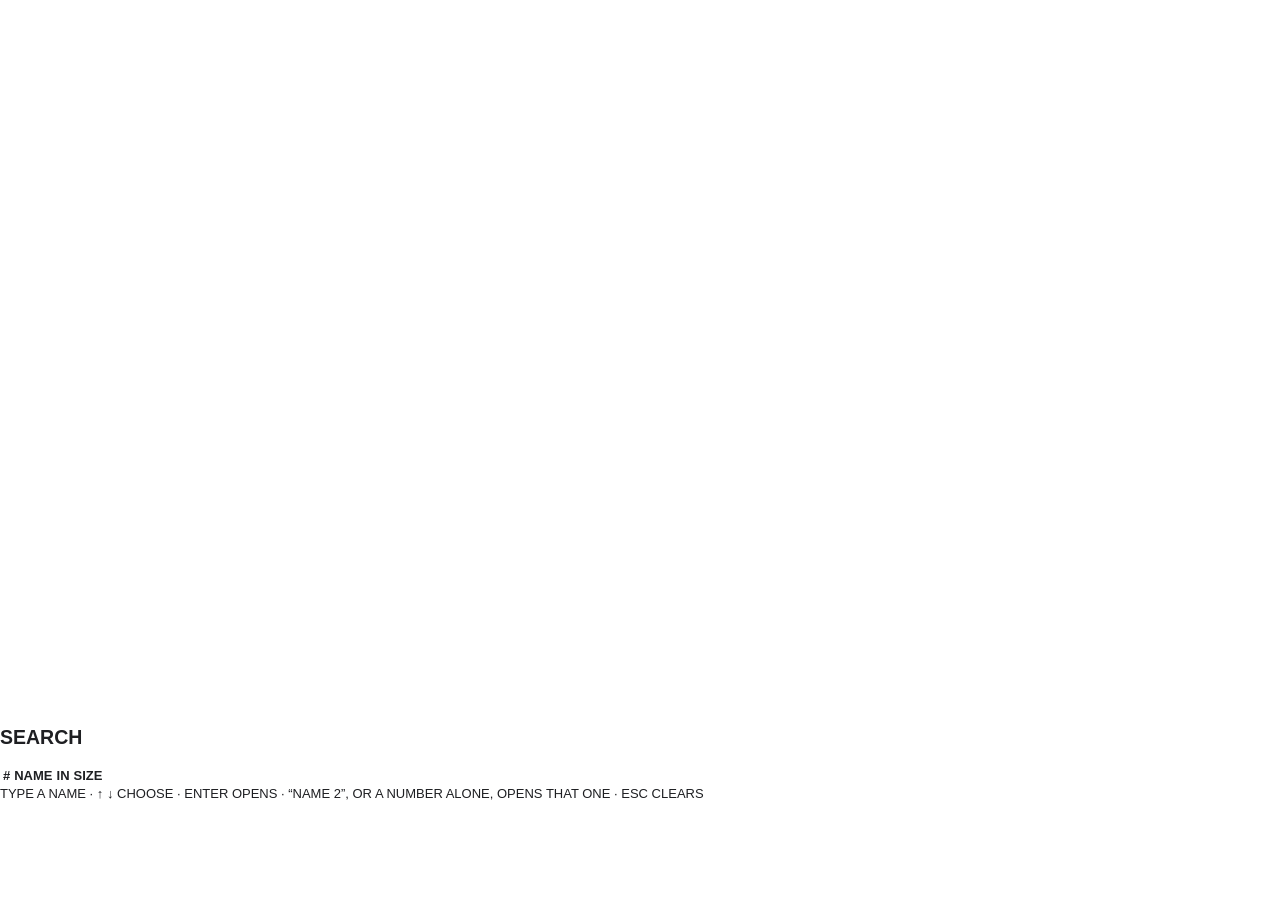
<file: examples/all/ui/index.html>
<!doctype html>
<html lang="en">
<head>
  <meta charset="utf-8">
  <title>All Components</title>
  <link rel="stylesheet" href="app.css">
</head>
<body>
  <header id="strip"></header>
  <nav id="menubar"></nav>
  <nav id="toolbar" class="tmn-toolbar" aria-label="Teams"></nav>
  <div id="body">
    <aside id="side"></aside>
    <div id="work">
      <main id="page">
        <section id="home" hidden aria-labelledby="home-title">
          <div id="home-head"><h1 id="home-title">Projects</h1></div>
          <div id="home-table"></div>
        </section>
        <div id="files"></div>
        <article id="doc" hidden>
          <h1 id="doc-title"></h1>
          <p id="doc-meta"></p>
          <pre id="doc-text"></pre>
        </article>
      </main>
      <section id="term" class="tm tm-screen" aria-label="Search">
        <div id="cmd"></div>
        <div class="tm-panes">
          <section id="matches" class="tm-pane" aria-labelledby="matches-title">
            <h2 class="tm-band"><span id="matches-title">SEARCH</span><span data-tm-clock></span></h2>
            <div class="tm-scroll">
              <table class="tm-table">
                <thead><tr><th class="tm-num">#</th><th>NAME</th><th>IN</th><th class="tm-num">SIZE</th></tr></thead>
                <tbody id="hits"></tbody>
              </table>
            </div>
          </section>
        </div>
        <footer class="tm-legend"><span>TYPE A NAME · ↑ ↓ CHOOSE · ENTER OPENS · “NAME 2”, OR A NUMBER ALONE, OPENS THAT ONE · ESC CLEARS</span></footer>
      </section>
    </div>
  </div>
  <footer id="status"></footer>
  <script src="data.js"></script>
  <script src="app.js"></script>
</body>
</html>
</file>
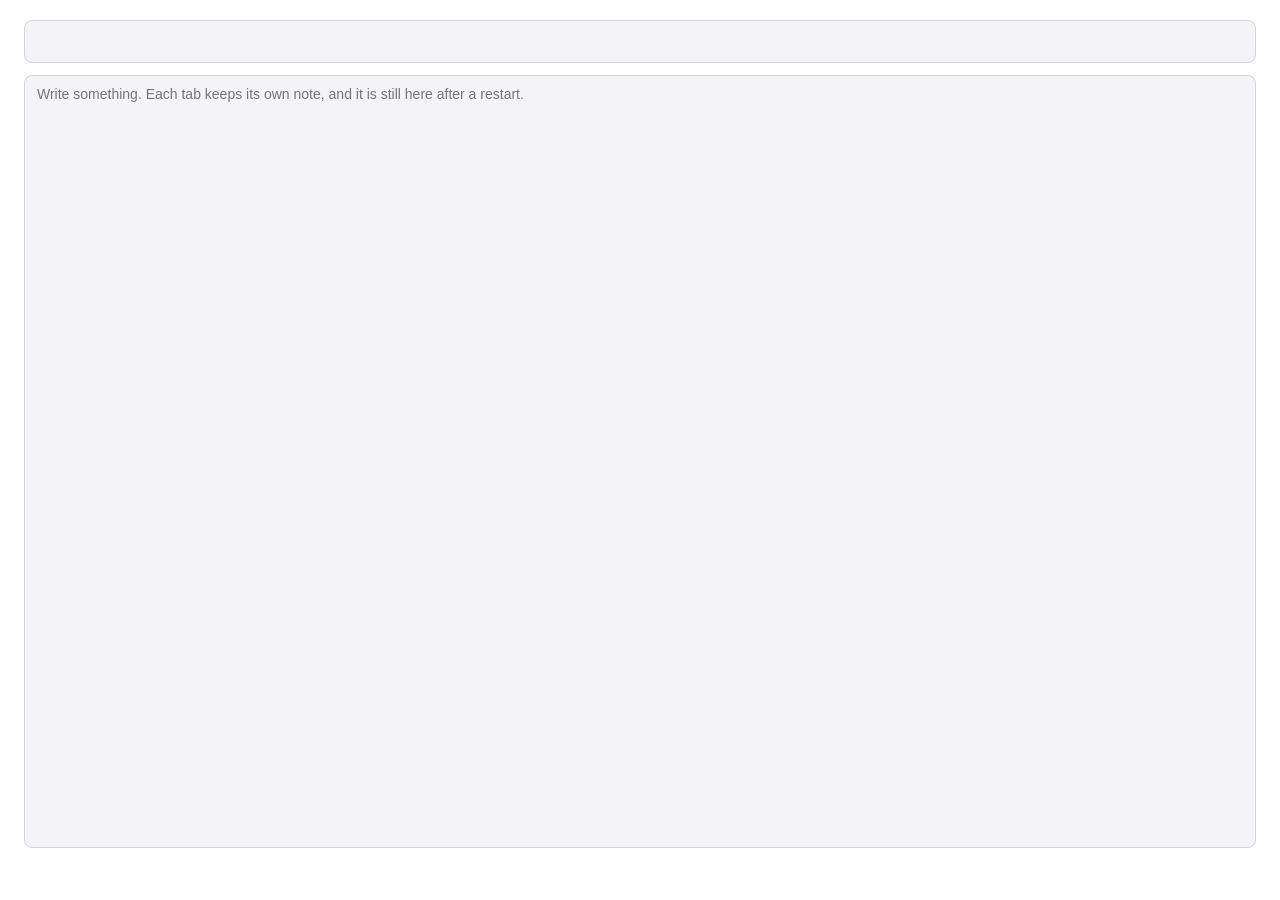
<file: examples/basic/ui/index.html>
<!doctype html>
<html lang="en">
<head>
  <meta charset="utf-8">
  <title>Tabs Example</title>
  <link rel="stylesheet" href="app.css">
</head>
<body>
  <header id="strip"></header>
  <main id="page">
    <input id="title" aria-label="Note title" autocomplete="off">
    <textarea id="note" aria-label="Note" placeholder="Write something. Each tab keeps its own note, and it is still here after a restart."></textarea>
    <p id="status" role="status"></p>
  </main>
  <script src="app.js"></script>
</body>
</html>
</file>
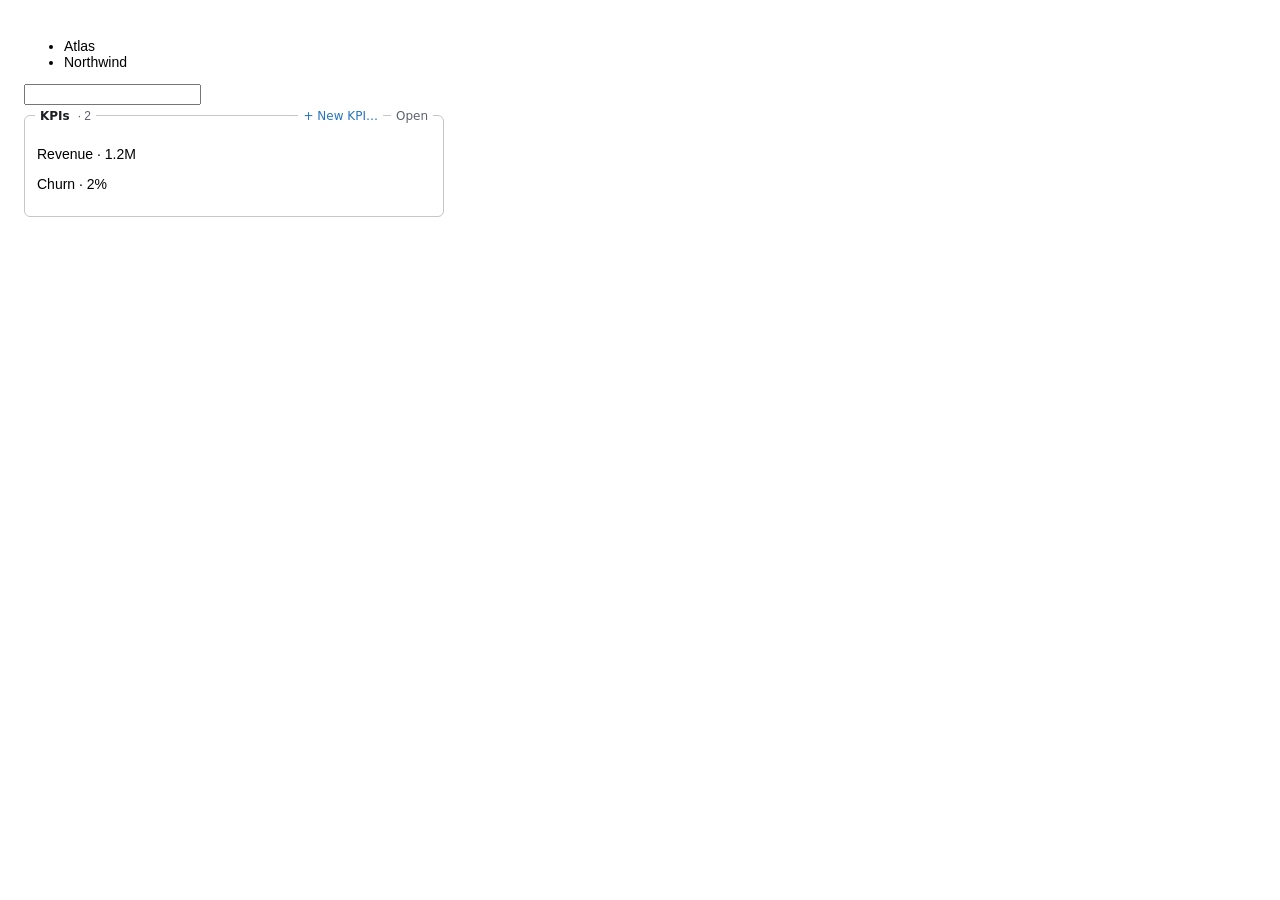
<file: test/dialog_demo.html>
<!doctype html>
<html lang="en">
<head>
<meta charset="utf-8">
<meta name="viewport" content="width=device-width, initial-scale=1">
<title>Dialogs</title>
<link rel="stylesheet" href="../web/dialog.css">
<style>
  :root { color-scheme: light dark; }
  html, body { height: 100%; margin: 0; font: 14px -apple-system, BlinkMacSystemFont, "Segoe UI", sans-serif; }
  main { padding: 24px; }
  #kpis { width: 420px; }
</style>
</head>
<body>
<main>
  <ul id="list" tabindex="0" aria-label="Projects"><li>Atlas</li><li>Northwind</li></ul>
  <input id="field" aria-label="A field of the page">
  <div id="kpis"><p>Revenue · 1.2M</p><p>Churn · 2%</p></div>
</main>
<script src="../web/dialog.js"></script>
<script>
  window.said = [];
  window.taken = new Set(["Atlas"]);
  window.panel = TaurisDialog.panel(document.getElementById("kpis"), { title: "KPIs", count: 2,
    actions: [{ label: "+ New KPI…", action: () => said.push("new kpi") }, { label: "Open", disabled: true }] });
  window.newProject = () => TaurisDialog.form({
    title: "New Project", ok: "Create",
    hint: "Names are unique.",
    fields: [
      { name: "name", label: "Name", placeholder: "Northwind Launch", required: true },
      { name: "team", label: "Team", type: "select", options: ["Team A", "Team B"] },
      { name: "budget", label: "Budget", type: "number", placeholder: "25000" },
      { name: "notes", label: "Notes", type: "textarea", placeholder: "What it is for" },
      { name: "public", label: "Shown to everyone", type: "checkbox" },
    ],
    validate: v => (taken.has(v.name.trim()) ? { field: "name", text: "That name is taken." } : null),
    submit: async v => { if (v.budget > 1e6) throw new Error("The server refused a budget that large."); said.push(["saved", v.name]); },
  });
  window.editProject = () => TaurisDialog.form({
    title: "Edit Project", ok: "Save",
    fields: [{ name: "name", label: "Name", value: "Atlas" }, { name: "owner", label: "Owner", value: "Ana" }],
    review: v => [["Name", "Atlas", v.name], ["Owner", "Ana", v.owner]].filter(([, a, b]) => a !== b).map(([field, before, after]) => ({ field, before, after })),
  });
</script>
</body>
</html>
</file>
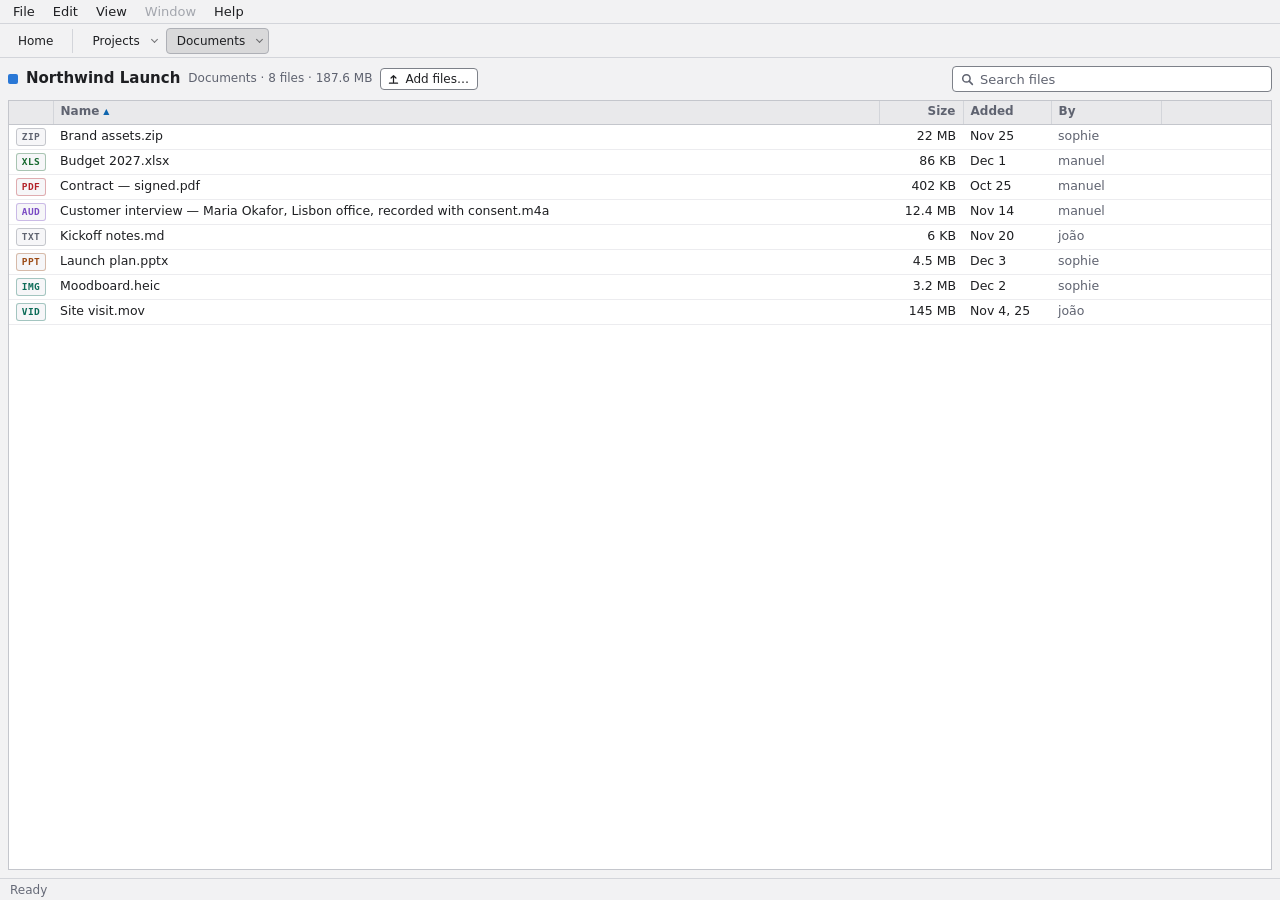
<file: test/files_demo.html>
<!doctype html>
<html lang="en">
<head>
<meta charset="utf-8">
<title>tauris-ui files and menus</title>
<!-- Open this file in a browser to try the files component and the menus. A
     stand-in for Tauri answers the picker, and "Drop a file" / "Drop a folder"
     in the Help menu play a drag and drop. In an app the plugin adds the
     stylesheets; here they are linked. -->
<link rel="stylesheet" href="../web/files.css">
<link rel="stylesheet" href="../web/menus.css">
<style>
  :root { color-scheme: light dark; --page: #f2f2f3; --line: #d3d5da; --dim: #666a77; }
  @media (prefers-color-scheme: dark) { :root { --page: #3c3f41; --line: #515356; --dim: #adb0b8; } }
  html, body { height: 100%; margin: 0; }
  body {
    display: grid; grid-template-rows: 24px 34px minmax(0, 1fr) 22px; background: var(--page);
    font: 13px -apple-system, BlinkMacSystemFont, "Segoe UI", system-ui, sans-serif;
  }
  #work { min-height: 0; padding: 8px; }
  #files { height: 100%; }
  #status { display: flex; align-items: center; gap: 6px; padding: 0 10px; font-size: 12px; color: var(--dim); border-top: 1px solid var(--line); }
  #status[data-kind="error"] { color: #d1453b; }
</style>
</head>
<body>
<nav id="menubar"></nav>
<div id="toolbar" class="tmn-toolbar">
  <span id="home" class="tmn-tool" role="button" tabindex="0" aria-pressed="false">Home</span>
  <span class="tmn-tool-sep"></span>
  <span id="tb-projects" class="tmn-tool">Projects</span>
  <span id="tb-docs" class="tmn-tool" aria-pressed="true">Documents</span>
</div>
<main id="work"><div id="files"></div></main>
<footer id="status" role="status"><span id="msg">Ready</span></footer>

<script>
// A stand-in for Tauri: the picker, the save dialog and drag-and-drop events.
(() => {
  const listeners = {};
  window.__calls = [];
  window.__pick = ["/Users/m/Q3 board deck.pdf", "/Users/m/Studio floor plan.png"];
  window.__emit = (name, payload) => (listeners[name] || []).forEach(fn => fn({ event: name, payload }));
  window.__TAURI__ = {
    core: {
      invoke: async (command, args) => {
        window.__calls.push([command, args]);
        await new Promise(r => setTimeout(r, 20));
        if (command === "plugin:tauris-ui|pick_files") return window.__pick.slice();
        if (command === "plugin:tauris-ui|save_dialog") return window.__cancelSave ? null : `/Users/m/Downloads/${args.name}`;
        throw `${command} not found`;
      },
    },
    event: {
      listen: async (name, fn) => {
        (listeners[name] ||= []).push(fn);
        return () => { listeners[name] = listeners[name].filter(f => f !== fn); };
      },
    },
  };
})();
</script>
<script src="../web/menus.js"></script>
<script src="../web/files.js"></script>
<script>
// The app: files kept in memory, as an app would keep them on its server.
const SIZES = { "Q3 board deck.pdf": 2516582, "Studio floor plan.png": 389120, "Term sheet.docx": 120000 };
let nextId = 100;
const day = n => new Date(Date.now() - n * 86400000).toISOString().replace("T", " ");
// Each project keeps its own files; `store` is the open one's.
const stores = { "Northwind Launch": [
  { id: 1, name: "Launch plan.pptx", size: 4718592, added: day(1), by: "sophie" },
  { id: 2, name: "Budget 2027.xlsx", size: 88064, added: day(3), by: "manuel" },
  { id: 3, name: "Brand assets.zip", size: 23068672, added: day(9), by: "sophie" },
  { id: 4, name: "Kickoff notes.md", size: 6144, added: day(14), by: "joão" },
  { id: 5, name: "Customer interview — Maria Okafor, Lisbon office, recorded with consent.m4a", size: 13002342, added: day(20), by: "manuel" },
  { id: 6, name: "Site visit.mov", size: 152043520, added: "2025-11-04", by: "joão" },
  { id: 7, name: "Contract — signed.pdf", size: 412000, added: day(40), by: "manuel" },
  { id: 8, name: "Moodboard.heic", size: 3355443, added: day(2), by: "sophie" },
], "Seed Round 2026": [], "Health": [], "Open Loops": [] };
let project = "Northwind Launch";
let store = stores[project];
const keep = list => { store = list; stores[project] = list; files.setFiles(list); };
const status = document.getElementById("msg");
const say = (text, kind) => { status.textContent = text; status.parentElement.dataset.kind = kind; };
const wait = ms => new Promise(r => setTimeout(r, ms));
window.uploadMs = 500;

const files = TaurisFiles.mount(document.getElementById("files"), {
  title: "Northwind Launch",
  subtitle: "Documents",
  multiple: true,
  color: "#2a78d6",
  files: store,
  labels: { dropHint: "Up to 50 MB per file", emptyText: "Shared files for this project live here: contracts, decks, plans, photos. Drop files anywhere on this window, or add them." },
  onMessage: say,
  onAdd: async paths => {
    await wait(window.uploadMs);
    const added = [];
    for (const p of paths) {
      const name = p.split("/").pop();
      if (!name.includes(".")) {
        if (added.length) keep(store.concat(added));
        throw `${name} is a folder. Add files, not folders.` + (added.length ? ` ${added.length} added before that.` : "");
      }
      added.push({ id: ++nextId, name, size: SIZES[name] ?? 120000, added: new Date().toISOString(), by: "you" });
    }
    keep(store.concat(added));
    return added;
  },
  onOpen: async file => { await wait(80); window.opened = file.name; },
  onSaveAs: async file => {
    const path = await TaurisFiles.saveDialog({ title: `Save a copy of ${file.name}`, name: file.name });
    if (!path) return false;
    window.savedTo = path;
  },
  onRename: async (file, name) => {
    await wait(40);
    if (store.some(f => f.id !== file.id && f.name === name)) throw `There is already a file called ${name}.`;
    keep(store.map(f => (f.id === file.id ? { ...f, name } : f)));
  },
  onDelete: async file => {
    await wait(40);
    keep(store.filter(f => f.id !== file.id));
  },
});

// The menus: a menu bar, and toolbar buttons that open menus.
let shown = { size: true, added: true, by: true };
const columns = () => ["kind", "name", ...["size", "added", "by"].filter(c => shown[c])];
const toggle = col => () => { shown[col] = !shown[col]; files.update({ columns: columns() }); };
const sortBy = key => () => files.update({ sort: { key, up: key === "name" } });
const bar = TaurisMenu.bar(document.getElementById("menubar"), { menus: [
  { label: "File", items: () => [
    { label: "Add files…", shortcut: "⌘O", action: () => files.add() },
    { label: "New folder…", disabled: true },
    "-",
    { label: "Open", shortcut: "↩", disabled: !files.selected(), action: () => files.open(files.selected().id) },
    { label: "Rename", shortcut: "F2", disabled: !files.selected(), action: () => files.rename(files.selected().id) },
    { label: "Delete", shortcut: "⌘⌫", danger: true, disabled: !files.selected(), action: () => files.remove(files.selected().id) },
  ] },
  { label: "Edit", items: [
    { label: "Undo", shortcut: "⌘Z", disabled: true },
    { label: "Redo", shortcut: "⇧⌘Z", disabled: true },
    "-",
    { label: "Find…", shortcut: "⌘F", action: () => files.focusSearch() },
  ] },
  { label: "View", items: () => [
    { label: "Size", checked: shown.size, action: toggle("size") },
    { label: "Added", checked: shown.added, action: toggle("added") },
    { label: "Added by", checked: shown.by, action: toggle("by") },
    "-",
    { label: "Sort by name", action: sortBy("name") },
    { label: "Sort by size", action: sortBy("size") },
    { label: "Sort by date added", action: sortBy("added") },
  ] },
  { label: "Window", disabled: true, items: [] },
  { label: "Help", items: [
    { label: "Drop a file", action: () => { __emit("tauri://drag-enter", { paths: ["/Users/m/Term sheet.docx"], position: { x: 400, y: 300 } }); setTimeout(() => __emit("tauri://drag-drop", { paths: ["/Users/m/Term sheet.docx"], position: { x: 400, y: 300 } }), 900); } },
    { label: "Drop a folder", action: () => __emit("tauri://drag-drop", { paths: ["/Users/m/Contracts"], position: { x: 400, y: 300 } }) },
  ] },
] });

const PROJECTS = [["Northwind Launch", "#2a78d6"], ["Seed Round 2026", "#eb6834"], ["Health", "#1baf7a"], ["Open Loops", "#eda100"]];
TaurisMenu.button(document.getElementById("tb-projects"), {
  items: () => PROJECTS.map(([name, color]) => ({ label: `Edit ${name}…`, color, action: () => say(`Edit ${name}`, "info") })),
});
TaurisMenu.button(document.getElementById("tb-docs"), {
  items: () => PROJECTS.map(([name, color]) => ({
    label: name, color, shortcut: String(stores[name].length),
    action: () => { project = name; store = stores[name]; files.update({ title: name, color, files: store }); },
  })),
});
document.getElementById("home").addEventListener("click", () => say("Home", "info"));
window.demo = { files, bar, get store() { return store; } };
</script>
</body>
</html>
</file>
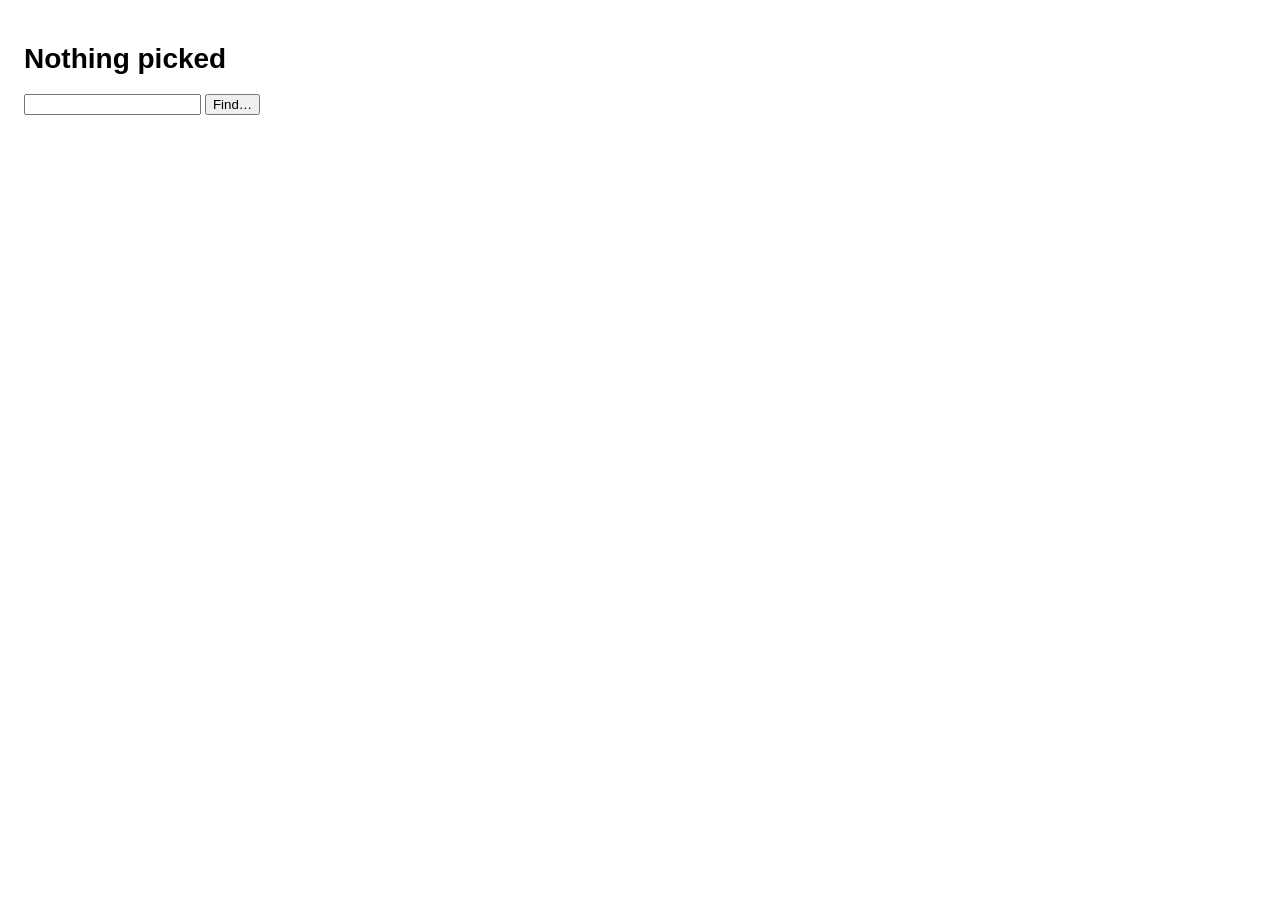
<file: test/finder_demo.html>
<!doctype html>
<html lang="en">
<head>
<meta charset="utf-8">
<meta name="viewport" content="width=device-width, initial-scale=1">
<title>Finder</title>
<link rel="stylesheet" href="../web/finder.css">
<style>
  :root { color-scheme: light dark; }
  html, body { height: 100%; margin: 0; font: 14px -apple-system, BlinkMacSystemFont, "Segoe UI", sans-serif; }
  main { padding: 24px; }
</style>
</head>
<body>
<main>
  <h1 id="shown">Nothing picked</h1>
  <input id="field" aria-label="A field of the page">
  <button id="open">Find…</button>
</main>
<script src="../web/finder.js"></script>
<script>
  window.ITEMS = [
    { id: "p1", kind: "project", label: "Northwind Launch", detail: "4 open tasks", when: "2026-10-20" },
    { id: "p2", kind: "project", label: "Revenue Pipeline", detail: "2 open tasks", when: "2026-10-01" },
    { id: "p3", kind: "project", label: "Atlas", detail: "no open tasks", when: "2026-09-12" },
    { id: "t1", kind: "task", label: "Sign the lease", more: ["Ask the landlord about the parking spot"], when: "2026-10-21" },
    { id: "t2", kind: "task", label: "Send the board deck", dim: true, when: "2026-10-02" },
    { id: "t3", kind: "task", label: "Café opening", when: "2026-10-03" },
    { id: "w1", kind: "password", label: "Stripe", more: ["finance@northwind.example", "stripe.com"], detail: "stripe.com" },
    { id: "d1", kind: "doc", label: "Q3 board deck.pdf", detail: "2.1 MB", when: "2026-10-19" },
    { id: "l1", kind: "log", label: "Rang the plumber about the pipes", strict: true },
    { id: "l2", kind: "log", label: "A very long log entry that goes on and on about the meeting, the people in it, what they said and what was agreed in the end", strict: true },
  ];
  // The secret never goes in: it is not in `more`, so it cannot be found.
  window.SECRET = "hunter2-very-secret";
  window.said = [];
  window.finder = TaurisFinder.mount({
    items: () => ITEMS,
    kinds: [{ id: "project", label: "Projects", limit: 2, bias: 40 }, { id: "task", label: "Tasks" }, { id: "password", label: "Passwords" }, { id: "doc", label: "Documents" }, { id: "log", label: "Log entries" }],
    labels: { openAlt: "New Tab" },
    storageKey: "demo-finder",
    onPick: (item, info) => { said.push(["pick", item.id, info.how].concat(info.cmd ? ["cmd"] : [])); document.getElementById("shown").textContent = item.label; },
    onContextMenu: (item, at) => said.push(["menu", item.id, at.how]),
    onOpen: () => said.push(["open"]),
    onClose: info => said.push(["close", info.picked]),
  });
  document.getElementById("open").addEventListener("click", () => finder.open());
</script>
</body>
</html>
</file>
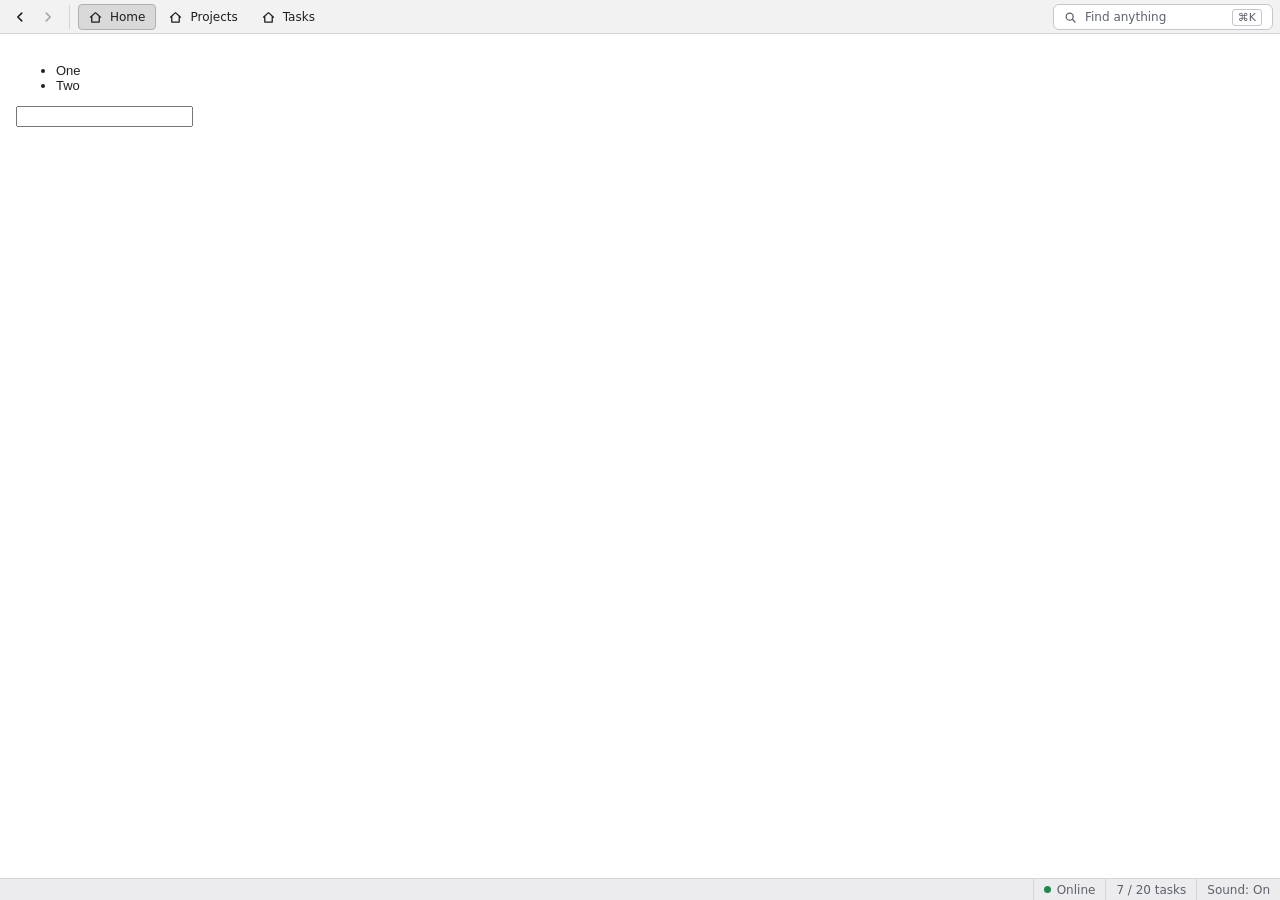
<file: test/frame_demo.html>
<!doctype html>
<html lang="en">
<head>
<meta charset="utf-8">
<meta name="viewport" content="width=device-width, initial-scale=1">
<title>Frame</title>
<link rel="stylesheet" href="../web/menus.css">
<link rel="stylesheet" href="../web/status.css">
<style>
  /* A window's frame: a toolbar, the page, the status bar. Their look comes from menus.css and status.css. */
  :root { color-scheme: light dark; --page: #ffffff; --text: #1e1f22; }
  @media (prefers-color-scheme: dark) { :root { --page: #1f2123; --text: #dfe1e5; } }
  html, body { height: 100%; margin: 0; }
  body { display: flex; flex-direction: column; background: var(--page); color: var(--text); font: 13px -apple-system, BlinkMacSystemFont, "Segoe UI", sans-serif; }
  main { flex: 1; padding: 16px; }
</style>
</head>
<body>
<nav id="toolbar" class="tmn-toolbar" aria-label="Places"></nav>
<main>
  <ul id="list" tabindex="0" aria-label="A list of the page"><li>One</li><li>Two</li></ul>
  <input id="field" aria-label="A field of the page">
</main>
<footer id="status"></footer>
<script src="../web/menus.js"></script>
<script src="../web/status.js"></script>
<script>
  window.said = [];
  const tell = (...x) => said.push(x);
  const HOME = "<svg viewBox='0 0 16 16' aria-hidden='true'><path d='M1.8 7.6 8 2l6.2 5.6M3.4 6.6v7h9.2v-7'/></svg>";
  for (const [name, pressed] of [["Home", true], ["Projects", false], ["Tasks", false]]) {
    const b = document.createElement("button");
    b.type = "button";
    b.className = "tmn-tool";
    b.innerHTML = HOME;
    b.append(name);
    b.setAttribute("aria-pressed", String(pressed));
    b.addEventListener("click", () => tell("place", name));
    document.getElementById("toolbar").append(b);
  }
  window.toolbar = TaurisMenu.toolbar(document.getElementById("toolbar"), {
    back: i => tell("back", i.how),
    forward: i => tell("forward", i.how),
    find: { label: "Find anything", shortcut: "⌘K", onClick: i => tell("find", i.how) },
  });
  toolbar.setHistory({ back: true, forward: false });

  window.bar = TaurisStatus.mount(document.getElementById("status"), {
    segments: [
      { id: "online", dot: "ok", text: "Online", title: "Connected to the server" },
      { id: "tasks", text: "7 / 20 tasks" },
      { id: "sound", text: "Sound: On", pressed: true, onClick: () => tell("sound") },
    ],
    onContextMenu: at => tell("menu", Math.round(at.x) > 0),
  });
</script>
</body>
</html>
</file>
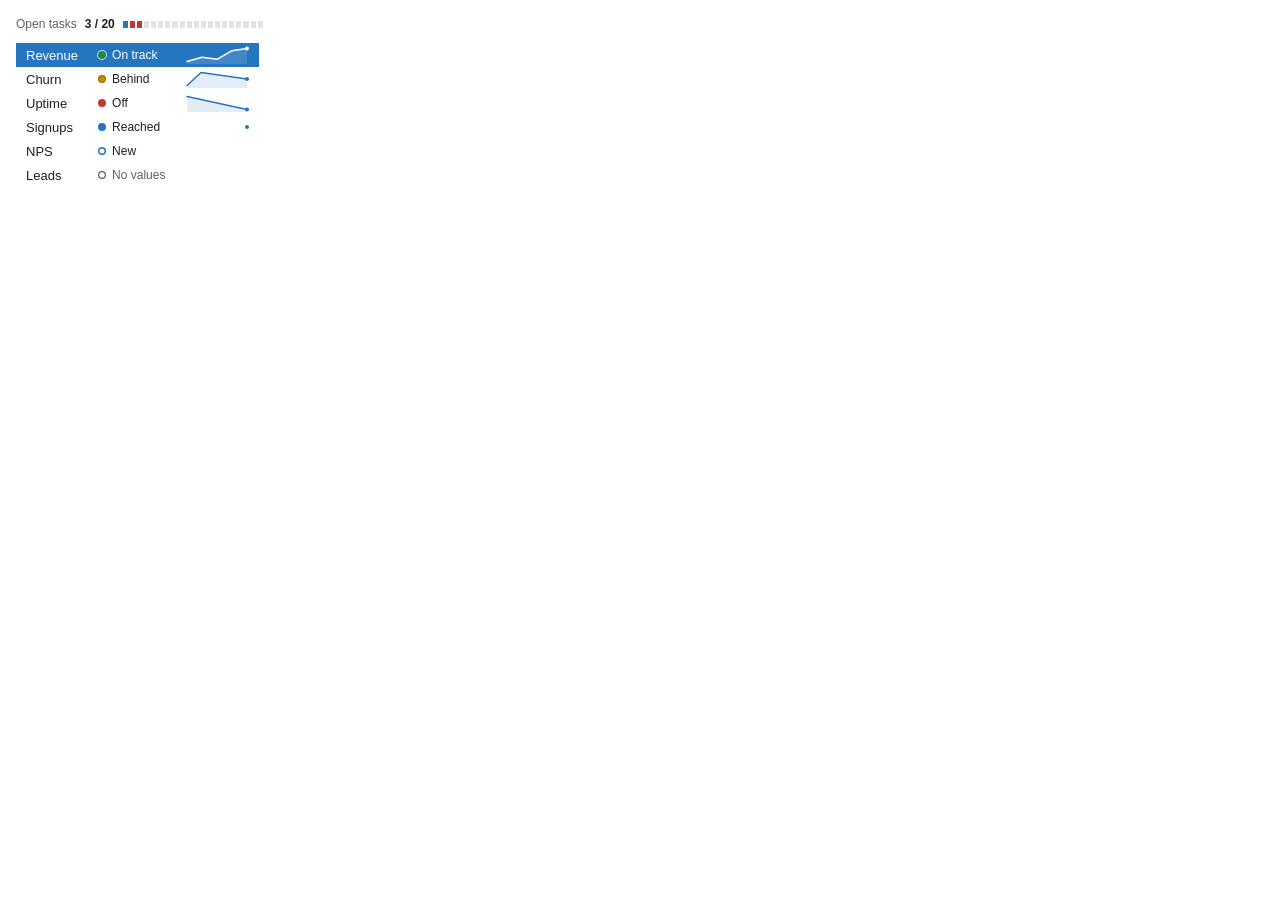
<file: test/glance_demo.html>
<!doctype html>
<html lang="en">
<head>
<meta charset="utf-8">
<meta name="viewport" content="width=device-width, initial-scale=1">
<title>Glance</title>
<link rel="stylesheet" href="../web/glance.css">
<style>
  /* The page around the figures; their look comes from glance.css. */
  :root { color-scheme: light dark; --page: #ffffff; --text: #1e1f22; --sel: #2675bf; }
  @media (prefers-color-scheme: dark) { :root { --page: #1f2123; --text: #dfe1e5; --sel: #2f65ca; } }
  body { margin: 0; padding: 16px; background: var(--page); color: var(--text); font: 13px -apple-system, BlinkMacSystemFont, "Segoe UI", sans-serif; }
  table { border-collapse: collapse; }
  td { height: 24px; padding: 0 10px; }
  tr[aria-selected="true"] td { color: #fff; background: var(--sel); }
  header { margin-bottom: 12px; }
</style>
</head>
<body>
<header id="head"></header>
<table><tbody id="rows"></tbody></table>
<script src="../web/glance.js"></script>
<script>
  const KPIS = [
    { id: "a", name: "Revenue", kind: "ok", word: "On track", values: [3, 5, 4, 8, 9] },
    { id: "b", name: "Churn", kind: "warn", word: "Behind", values: [["2026-09-01", 4], ["2026-09-08", 6], ["2026-10-01", 5]] },
    { id: "c", name: "Uptime", kind: "bad", word: "Off", values: [{ x: 1, y: 99 }, { x: 2, y: 97 }] },
    { id: "d", name: "Signups", kind: "done", word: "Reached", values: [7] },
    { id: "e", name: "NPS", kind: "new", word: "New", values: [] },
    { id: "f", name: "Leads", kind: "none", word: "No values", values: [] },
  ];
  document.getElementById("rows").replaceChildren(...KPIS.map((k, i) => {
    const tr = document.createElement("tr");
    tr.dataset.id = k.id;
    if (i === 0) tr.setAttribute("aria-selected", "true");
    const name = document.createElement("td");
    name.textContent = k.name;
    const status = document.createElement("td");
    status.append(TaurisGlance.status(k.kind, k.word));
    const spark = document.createElement("td");
    spark.append(TaurisGlance.sparkline(k.values, { label: `${k.name}, last weeks` }));
    tr.append(name, status, spark);
    return tr;
  }));
  document.getElementById("head").append(TaurisGlance.capacity({
    label: "Open tasks", max: 20,
    items: [{ title: "Brief · Atlas", color: "#2675bf" }, { title: "Venue · Orion", color: "#b83a31" }, { title: "Cake · Orion", color: "#b83a31" }],
  }));
</script>
</body>
</html>
</file>
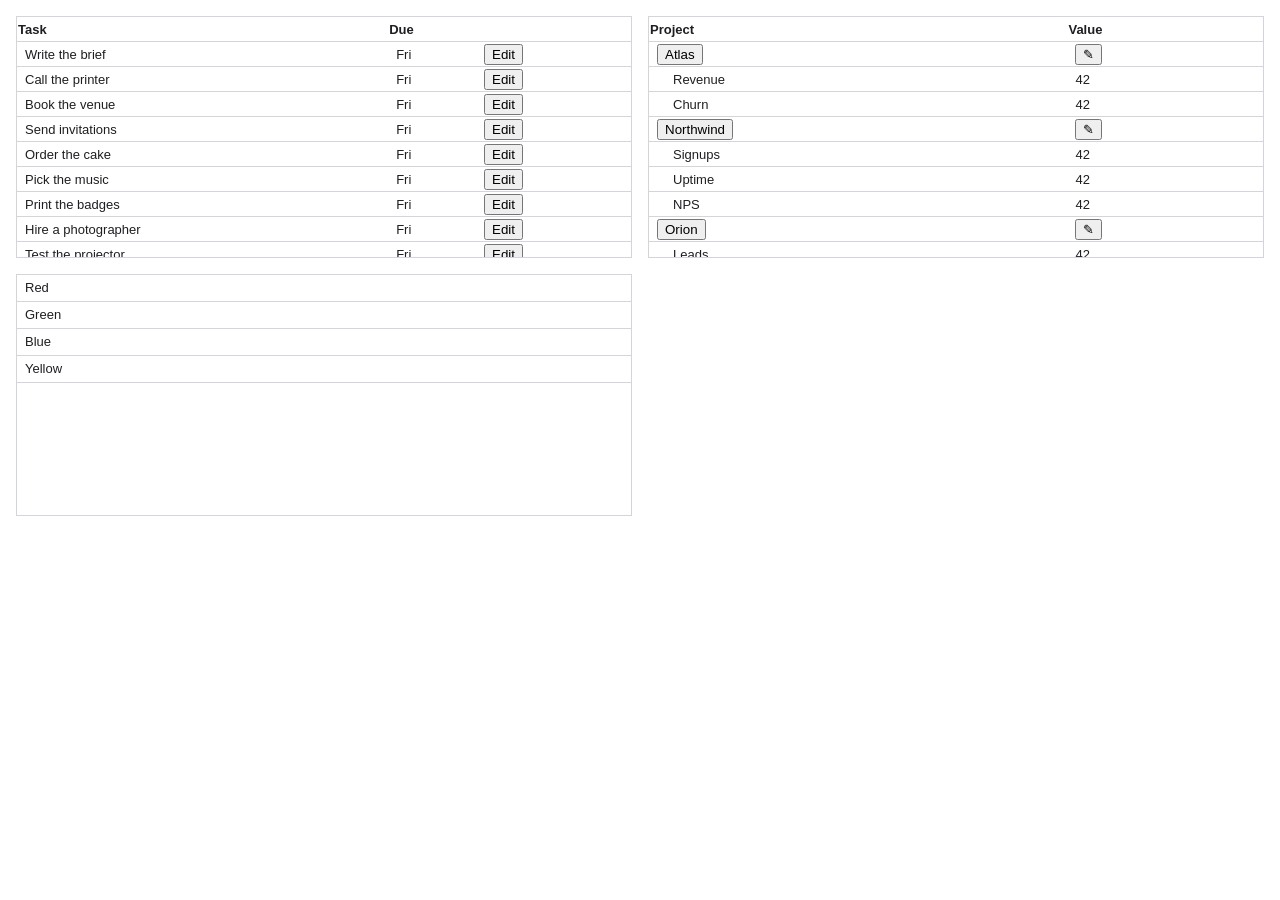
<file: test/reorder_demo.html>
<!doctype html>
<html lang="en">
<head>
<meta charset="utf-8">
<meta name="viewport" content="width=device-width, initial-scale=1">
<title>Reorder</title>
<link rel="stylesheet" href="../web/reorder.css">
<style>
  /* The page around the rows; the drag's look comes from reorder.css. */
  :root { color-scheme: light dark; --page: #ffffff; --text: #1e1f22; --line: #d3d5da; --sel: #2675bf; }
  @media (prefers-color-scheme: dark) { :root { --page: #1f2123; --text: #dfe1e5; --line: #515356; --sel: #2f65ca; } }
  html, body { margin: 0; }
  body { display: grid; grid-template-columns: 1fr 1fr; gap: 16px; padding: 16px; background: var(--page); color: var(--text); font: 13px -apple-system, BlinkMacSystemFont, "Segoe UI", sans-serif; }
  .wrap { height: 240px; overflow: auto; border: 1px solid var(--line); }
  table { width: 100%; border-collapse: collapse; }
  thead th { position: sticky; top: 0; height: 22px; text-align: left; background: var(--page); border-bottom: 1px solid var(--line); }
  td { height: 24px; padding: 0 8px; border-bottom: 1px solid var(--line); }
  tr:focus { outline: 2px solid var(--sel); outline-offset: -2px; }
  tr[aria-selected="true"] td { color: #fff; background: var(--sel); }
  tr.done td { color: #888; text-decoration: line-through; }
  tr.project td { font-weight: 600; }
  tr.kpi td:first-child { padding-left: 24px; }
  ul { margin: 0; padding: 0; list-style: none; }
  li { height: 26px; line-height: 26px; padding: 0 8px; border-bottom: 1px solid var(--line); }
  #said { grid-column: 1 / -1; min-height: 18px; margin: 0; }
</style>
</head>
<body>
<div class="wrap" id="tasks-wrap">
  <table id="tasks"><thead><tr><th>Task</th><th>Due</th><th></th></tr></thead><tbody></tbody></table>
</div>
<div class="wrap" id="projects-wrap">
  <table id="projects"><thead><tr><th>Project</th><th>Value</th></tr></thead><tbody></tbody></table>
</div>
<div class="wrap" id="list-wrap"><ul id="list"></ul></div>
<p id="said"></p>
<script src="../web/reorder.js"></script>
<script>
  // The app's own data and drawing: the component only says what moved.
  window.said = [];
  window.clicks = [];
  const tell = (...x) => { said.push(x); document.getElementById("said").textContent = x.join(" "); };

  window.TASKS = [
    ...["Write the brief", "Call the printer", "Book the venue", "Send invitations", "Order the cake", "Pick the music",
        "Print the badges", "Hire a photographer", "Test the projector", "Plan the seating"].map((name, i) => ({ id: `t${i + 1}`, name, done: false })),
    { id: "d1", name: "Choose a date", done: true },
    { id: "d2", name: "Set the budget", done: true },
  ];
  let held = null; // the order held still while a row is dragged
  let picked = null;
  function drawTasks() {
    const body = document.querySelector("#tasks tbody");
    body.replaceChildren(...TaurisReorder.arrange(TASKS, held).map(t => {
      const tr = document.createElement("tr");
      tr.dataset.id = t.id;
      tr.dataset.grp = t.done ? "done" : "open";
      tr.tabIndex = -1;
      if (t.done) tr.className = "done";
      if (t.id === picked) tr.setAttribute("aria-selected", "true");
      tr.innerHTML = `<td>${t.name}</td><td>Fri</td><td><button type="button">Edit</button></td>`;
      tr.addEventListener("click", () => { clicks.push(t.id); picked = t.id; drawTasks(); });
      return tr;
    }));
  }
  drawTasks();
  window.tasks = TaurisReorder.attach(document.getElementById("tasks-wrap"), {
    rows: "tbody tr",
    group: row => row.dataset.grp,
    movable: id => (TASKS.find(t => t.id === id)?.done ? "Done tasks sort by the day they were done." : true),
    onStart: (id, ids) => { held = ids; tell("start", id, ids.join(",")); },
    onMove: (ids, m) => {
      // The app keeps the group's new order in its whole list, then draws it.
      const set = new Set(ids);
      const byId = new Map(TASKS.map(t => [t.id, t]));
      let i = 0;
      const next = TASKS.map(t => (set.has(t.id) ? byId.get(ids[i++]) : t));
      TASKS.splice(0, TASKS.length, ...next);
      held = null;
      tell("move", m.id, m.from, m.to, m.how, ids.join(","));
      drawTasks();
    },
    onCancel: id => { held = null; tell("cancel", id); drawTasks(); },
    onRefuse: text => tell("refuse", text),
  });

  // A project is its heading row and its KPIs: they move together.
  window.PROJECTS = [
    { id: "p1", name: "Atlas", kpis: [{ id: "k1", name: "Revenue" }, { id: "k2", name: "Churn" }] },
    { id: "p2", name: "Northwind", kpis: [{ id: "k3", name: "Signups" }, { id: "k4", name: "Uptime" }, { id: "k5", name: "NPS" }] },
    { id: "p3", name: "Orion", kpis: [{ id: "k6", name: "Leads" }] },
  ];
  function drawProjects() {
    const row = (cls, id, project, html) => {
      const tr = document.createElement("tr");
      tr.className = cls;
      tr.dataset.id = id;
      tr.dataset.project = project;
      tr.innerHTML = html;
      return tr;
    };
    document.querySelector("#projects tbody").replaceChildren(...PROJECTS.flatMap(p => [
      row("project", p.id, p.id, `<td><button type="button" class="glink tauris-drag" tabindex="-1">${p.name}</button></td><td><button type="button" class="ib">✎</button></td>`),
      ...p.kpis.map(k => row("kpi", k.id, p.id, `<td>${k.name}</td><td>42</td>`)),
    ]));
  }
  drawProjects();
  // A project's name opens it on a click.
  document.querySelector("#projects").addEventListener("click", e => {
    const name = e.target.closest(".glink");
    if (name) clicks.push(name.textContent);
  });
  const body = () => document.querySelector("#projects tbody");
  window.projects = TaurisReorder.attach(document.getElementById("projects-wrap"), {
    rows: "tbody tr",
    items: row => (row.classList.contains("project")
      ? PROJECTS.map(p => ({ id: p.id, els: [...body().querySelectorAll(`tr[data-project="${p.id}"]`)] }))
      : [...body().querySelectorAll(`tr.kpi[data-project="${row.dataset.project}"]`)].map(tr => ({ id: tr.dataset.id, els: [tr] }))),
    indent: row => (row.classList.contains("kpi") ? 16 : 0),
    onMove: (ids, m) => {
      if (PROJECTS.some(p => p.id === m.id)) {
        PROJECTS.splice(0, PROJECTS.length, ...TaurisReorder.arrange(PROJECTS, ids));
      } else {
        const p = PROJECTS.find(x => x.kpis.some(k => k.id === m.id));
        p.kpis = TaurisReorder.arrange(p.kpis, ids);
      }
      tell("move", m.id, m.from, m.to, m.how, ids.join(","));
      drawProjects();
    },
    onCancel: id => tell("cancel", id),
    onRefuse: text => tell("refuse", text),
  });

  // Not a table: list items.
  window.ITEMS = ["Red", "Green", "Blue", "Yellow"];
  function drawList() {
    document.getElementById("list").replaceChildren(...ITEMS.map(name => {
      const li = document.createElement("li");
      li.textContent = name;
      li.dataset.id = name;
      return li;
    }));
  }
  drawList();
  window.list = TaurisReorder.attach(document.getElementById("list-wrap"), {
    rows: "li",
    onMove: (ids, m) => { ITEMS.splice(0, ITEMS.length, ...ids); tell("move", m.id, m.from, m.to, m.how, ids.join(",")); drawList(); },
  });
</script>
</body>
</html>
</file>
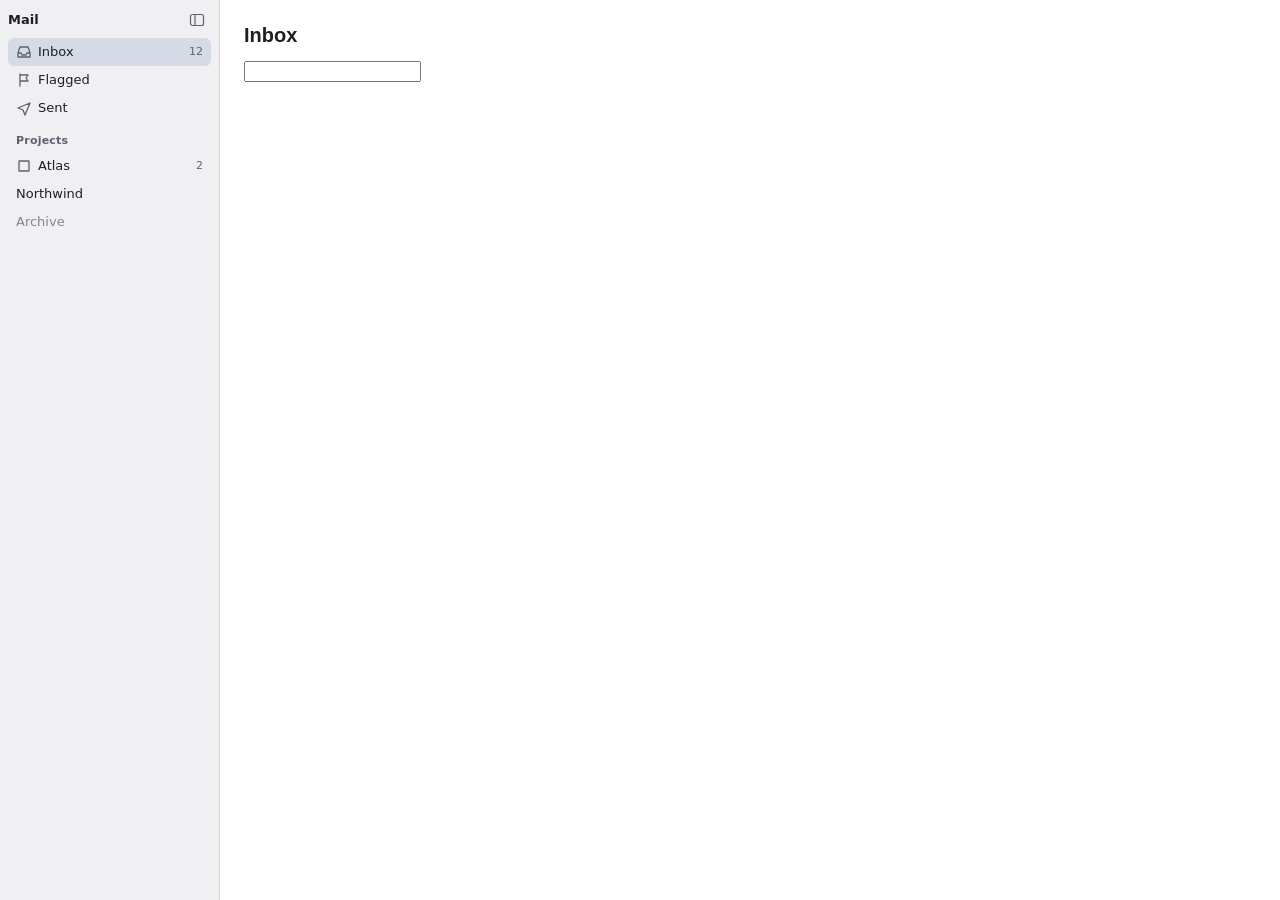
<file: test/sidebar_demo.html>
<!doctype html>
<html lang="en">
<head>
<meta charset="utf-8">
<meta name="viewport" content="width=device-width, initial-scale=1">
<title>Sidebar</title>
<link rel="stylesheet" href="../web/sidebar.css">
<style>
  /* The page around the sidebar; the sidebar itself comes from sidebar.css. */
  :root { color-scheme: light dark; --page: #ffffff; --text: #1e1f22; }
  @media (prefers-color-scheme: dark) { :root { --page: #1f2123; --text: #dfe1e5; } }
  html, body { height: 100%; margin: 0; }
  body { display: flex; background: var(--page); color: var(--text); font: 14px -apple-system, BlinkMacSystemFont, "Segoe UI", sans-serif; }
  main { flex: 1; min-width: 0; padding: 24px; }
  main h1 { margin: 0 0 8px; font-size: 20px; }
</style>
</head>
<body>
<aside id="side"></aside>
<main>
  <h1 id="heading">Inbox</h1>
  <p id="said"></p>
  <input id="field" aria-label="A field of the page">
</main>
<script src="../web/sidebar.js"></script>
<script>
  const svg = d => `<svg viewBox="0 0 16 16"><path d="${d}" fill="none" stroke="currentColor" stroke-width="1.3" stroke-linecap="round" stroke-linejoin="round"/></svg>`;
  window.ITEMS = [
    { id: "inbox", label: "Inbox", icon: svg("M2 9h3l1 2h4l1-2h3M2 9l2-6h8l2 6v4H2z"), count: 12 },
    { id: "flagged", label: "Flagged", icon: svg("M4 14V2m0 1h8l-2 3 2 3H4") },
    { id: "sent", label: "Sent", icon: svg("M2 8l12-5-5 12-2-5z") },
    { heading: "Projects" },
    { id: "atlas", label: "Atlas", icon: svg("M3 3h10v10H3z"), count: 2 },
    { id: "northwind", label: "Northwind" },
    { id: "archive", label: "Archive", disabled: true },
  ];
  window.said = [];
  window.side = TaurisSidebar.mount(document.getElementById("side"), {
    items: ITEMS,
    selected: "inbox",
    title: "Mail",
    onSelect: (item, info) => { said.push(["select", item.id, info.how]); document.getElementById("heading").textContent = item.label; },
    onToggle: info => said.push(["toggle", info.collapsed, info.how]),
    onResize: info => said.push(["resize", info.width]),
  });
</script>
</body>
</html>
</file>
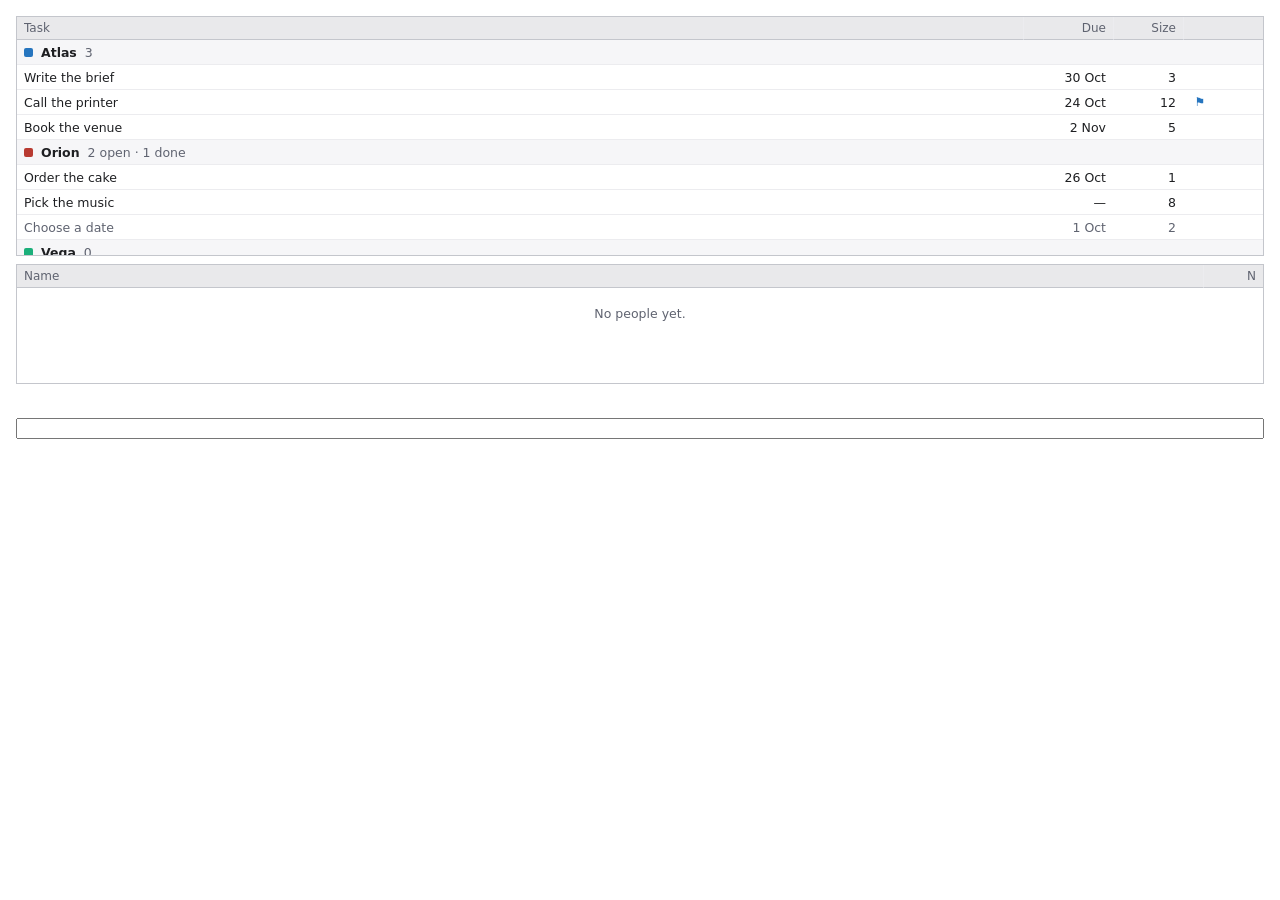
<file: test/table_demo.html>
<!doctype html>
<html lang="en">
<head>
<meta charset="utf-8">
<meta name="viewport" content="width=device-width, initial-scale=1">
<title>Table</title>
<link rel="stylesheet" href="../web/table.css">
<style>
  /* The page around the table; its look comes from table.css. */
  :root { color-scheme: light dark; --page: #ffffff; --text: #1e1f22; }
  @media (prefers-color-scheme: dark) { :root { --page: #1f2123; --text: #dfe1e5; } }
  html, body { height: 100%; margin: 0; }
  body { display: flex; flex-direction: column; gap: 8px; padding: 16px; box-sizing: border-box; background: var(--page); color: var(--text); font: 13px -apple-system, BlinkMacSystemFont, "Segoe UI", sans-serif; }
  #tasks { flex: none; height: 240px; }
  #plain { flex: none; height: 120px; }
  #said { min-height: 18px; margin: 0; }
</style>
</head>
<body>
<div id="tasks"></div>
<div id="plain"></div>
<p id="said"></p>
<input id="field" aria-label="A field of the page">
<script src="../web/table.js"></script>
<script>
  window.said = [];
  const tell = (...x) => { said.push(x); document.getElementById("said").textContent = x.join(" "); };
  const PEN = "<svg viewBox='0 0 16 16'><path d='M3 13l1-3 7-7 2 2-7 7z'/></svg>";

  window.GROUPS = [
    { id: "atlas", label: "Atlas", color: "#2675bf" },
    { id: "orion", label: "Orion", color: "#b83a31", detail: "2 open · 1 done" },
    { id: "vega", label: "Vega", color: "#1baf7a" },
  ];
  window.ROWS = [
    { id: "t1", group: "atlas", name: "Write the brief", due: "2026-10-30", size: 3, flagged: false },
    { id: "t2", group: "atlas", name: "Call the printer", due: "2026-10-24", size: 12, flagged: true },
    { id: "t3", group: "atlas", name: "Book the venue", due: "2026-11-02", size: 5, flagged: false },
    { id: "t4", group: "orion", name: "Order the cake", due: "2026-10-26", size: 1, flagged: false },
    { id: "t5", group: "orion", name: "Pick the music", due: null, size: 8, flagged: false },
    { id: "t6", group: "orion", name: "Choose a date", due: "2026-10-01", size: 2, flagged: false, dim: true },
    { id: "t7", group: "nowhere", name: "Loose end", due: "2026-12-01", size: 4, flagged: false },
  ];
  const short = iso => (iso ? new Date(iso + "T12:00").toLocaleDateString("en-GB", { day: "numeric", month: "short" }) : "—");
  window.tasks = TaurisTable.mount(document.getElementById("tasks"), {
    label: "Tasks",
    columns: [
      { key: "name", label: "Task", title: true },
      { key: "due", label: "Due", width: 90, align: "right", render: t => short(t.due), value: t => t.due },
      { key: "size", label: "Size", width: 70, align: "right" },
      { label: "Actions", actions: [
        { id: "flag", icon: "⚑", title: "Flag", pressed: t => t.flagged, onClick: t => { t.flagged = !t.flagged; tell("flag", t.id, t.flagged); tasks.setRows(ROWS); } },
        { id: "copy", icon: "⧉", title: "Copy Name", copy: t => t.name },
        { id: "edit", icon: PEN, title: "Edit", onClick: (t, i) => tell("edit", t.id, i.how) },
      ] },
    ],
    rows: ROWS,
    groups: GROUPS,
    onSelect: (t, i) => tell("select", t ? t.id : null, i.how),
    onOpen: (t, i) => tell("open", t.id, i.how, i.cmd),
    onContextMenu: (t, at) => tell("menu", t ? t.id : null, at.how),
    onSort: s => tell("sort", s ? s.key : null, s ? s.up : null),
    onKey: (e, t) => { if (e.key === " " && t) { tell("space", t.id); return true; } return false; },
    onGroupOpen: g => tell("group-open", g.id),
    onGroupContextMenu: g => tell("group-menu", g.id),
    onMessage: (text, kind) => tell("message", text, kind),
  });

  window.plain = TaurisTable.mount(document.getElementById("plain"), {
    columns: [{ key: "name", label: "Name" }, { key: "n", label: "N", width: 60, align: "right", sortable: false }],
    rows: [],
    labels: { empty: "No people yet." },
  });
</script>
</body>
</html>
</file>
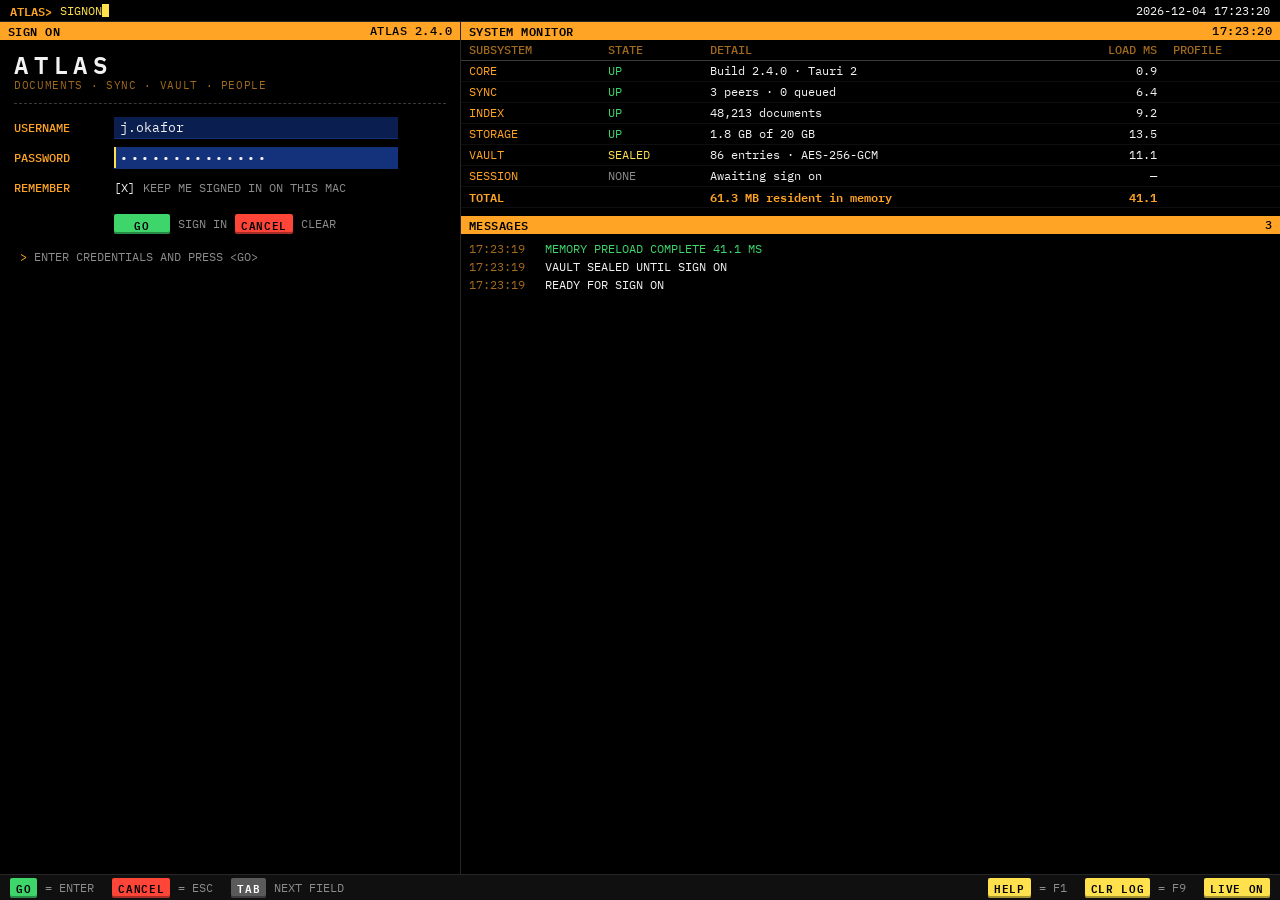
<file: test/terminal_demo.html>
<!doctype html>
<html lang="en">
<head>
<meta charset="utf-8">
<meta name="viewport" content="width=device-width, initial-scale=1">
<title>Terminal</title>
<!-- The demo takes IBM Plex Mono from the web; an app bundles it (see web/terminal.js). -->
<link rel="preconnect" href="https://fonts.googleapis.com">
<link rel="preconnect" href="https://fonts.gstatic.com" crossorigin>
<link rel="stylesheet" href="https://fonts.googleapis.com/css2?family=IBM+Plex+Mono:wght@400;500;600&display=swap">
<link rel="stylesheet" href="../web/terminal.css">
<style>
  /* The page around the terminal; the terminal itself comes from terminal.css. */
  html, body { height: 100%; margin: 0; background: #000; }
  .demo-panes { grid-template-columns: minmax(0, 460px) minmax(0, 1fr); }
  .banner {
    padding-bottom: 12px;
    border-bottom: 1px dashed var(--tm-line-2);
  }
  .banner b {
    display: block;
    font: 600 24px/1 var(--tm-font);
    letter-spacing: 0.24em;
    color: var(--tm-white);
  }
  .banner small {
    display: block;
    margin-top: 4px;
    font-size: 11px;
    line-height: 1;
    letter-spacing: 0.06em;
    color: var(--tm-amber-dim);
  }
  @media (max-width: 860px) {
    .demo-panes { grid-template-columns: minmax(0, 1fr); grid-auto-flow: row; }
  }
</style>
</head>
<body>
<div id="term" class="tm tm-screen">
  <div id="cmd"></div>

  <main class="tm-panes demo-panes">
    <section id="signon" class="tm-pane" aria-labelledby="signon-title">
      <h2 class="tm-band"><span id="signon-title">SIGN ON</span><span>ATLAS 2.4.0</span></h2>
      <div class="tm-pane-body">
        <div class="banner"><b>ATLAS</b><small>DOCUMENTS · SYNC · VAULT · PEOPLE</small></div>
        <form id="login" class="tm-form" novalidate>
          <label class="tm-form-line"><span class="tm-label">USERNAME</span><input id="user" class="tm-field" name="username" value="j.okafor" autocomplete="username" spellcheck="false"></label>
          <label class="tm-form-line"><span class="tm-label">PASSWORD</span><input id="pass" class="tm-field" name="password" type="password" value="harbour-lights" autocomplete="current-password"></label>
          <label class="tm-form-line"><span class="tm-label">REMEMBER</span><input id="remember" class="tm-check" type="checkbox" checked><span class="tm-note">KEEP ME SIGNED IN ON THIS MAC</span></label>
          <div class="tm-form-line">
            <span class="tm-label"></span>
            <span id="go" class="tm-key tm-go" role="button" tabindex="0">GO</span><span class="tm-note">SIGN IN</span>
            <span id="cancel" class="tm-key tm-cancel" role="button" tabindex="0">CANCEL</span><span class="tm-note">CLEAR</span>
          </div>
        </form>
        <p id="status" class="tm-status" aria-live="polite">ENTER CREDENTIALS AND PRESS &lt;GO&gt;</p>
      </div>
    </section>

    <section id="monitor" class="tm-pane" aria-labelledby="monitor-title">
      <h2 class="tm-band"><span id="monitor-title">SYSTEM MONITOR</span><span data-tm-clock></span></h2>
      <div class="tm-scroll">
        <table class="tm-table">
          <thead><tr><th>SUBSYSTEM</th><th>STATE</th><th>DETAIL</th><th class="tm-num">LOAD MS</th><th>PROFILE</th></tr></thead>
          <tbody>
            <tr><td>CORE</td><td class="tm-ok">UP</td><td>Build 2.4.0 · Tauri 2</td><td class="tm-num">0.9</td><td><meter class="tm-bar" min="0" max="13.5" value="0.9" aria-label="Core load time"></meter></td></tr>
            <tr><td>SYNC</td><td class="tm-ok">UP</td><td>3 peers · 0 queued</td><td class="tm-num">6.4</td><td><meter class="tm-bar" min="0" max="13.5" value="6.4" aria-label="Sync load time"></meter></td></tr>
            <tr><td>INDEX</td><td class="tm-ok">UP</td><td>48,213 documents</td><td class="tm-num">9.2</td><td><meter class="tm-bar" min="0" max="13.5" value="9.2" aria-label="Index load time"></meter></td></tr>
            <tr><td>STORAGE</td><td class="tm-ok">UP</td><td>1.8 GB of 20 GB</td><td class="tm-num">13.5</td><td><meter class="tm-bar" min="0" max="13.5" value="13.5" aria-label="Storage load time"></meter></td></tr>
            <tr><td>VAULT</td><td class="tm-warn">SEALED</td><td>86 entries · AES-256-GCM</td><td class="tm-num">11.1</td><td><meter class="tm-bar" min="0" max="13.5" value="11.1" aria-label="Vault load time"></meter></td></tr>
            <tr><td>SESSION</td><td id="session-state" class="tm-off">NONE</td><td id="session-detail">Awaiting sign on</td><td class="tm-num">—</td><td></td></tr>
          </tbody>
          <tfoot><tr><td>TOTAL</td><td></td><td>61.3 MB resident in memory</td><td class="tm-num">41.1</td><td></td></tr></tfoot>
        </table>
      </div>
      <h2 class="tm-band"><span>MESSAGES</span><span id="count">0</span></h2>
      <ol id="log" class="tm-log"></ol>
    </section>
  </main>

  <footer class="tm-legend">
    <span class="tm-key tm-go">GO</span><span>= ENTER</span>
    <span class="tm-key tm-cancel">CANCEL</span><span>= ESC</span>
    <span class="tm-key">TAB</span><span>NEXT FIELD</span>
    <span class="tm-grow"></span>
    <span id="help" class="tm-key tm-yellow" role="button" tabindex="0" aria-keyshortcuts="F1">HELP</span><span>= F1</span>
    <span id="clear" class="tm-key tm-yellow" role="button" tabindex="0" aria-keyshortcuts="F9">CLR LOG</span><span>= F9</span>
    <span id="live" class="tm-key tm-yellow" role="button" tabindex="0" aria-pressed="true">LIVE ON</span>
  </footer>
</div>

<script src="../web/terminal.js"></script>
<script>
  "use strict";
  const $ = id => document.getElementById(id);

  const term = TaurisTerminal.mount($("term"));
  const signon = TaurisTerminal.pane($("signon"));
  const messages = TaurisTerminal.log($("log"));

  // The count in the MESSAGES band.
  let count = 0;
  function say(text, kind) {
    messages.add(text, kind);
    $("count").textContent = String(++count);
  }
  function clearLog() {
    messages.clear();
    count = 0;
    $("count").textContent = "0";
  }

  // ---------- the command line ----------

  const COMMANDS = {
    SIGNON: () => { $("user").focus(); say("SIGN ON  ENTER CREDENTIALS"); },
    HELP: () => say("COMMANDS  SIGNON  STATUS  CLEAR  HELP"),
    STATUS: () => say("3 PEERS · 48,213 DOCUMENTS · VAULT SEALED", "ok"),
    CLEAR: clearLog,
  };
  const cmd = TaurisTerminal.commandLine($("cmd"), {
    prompt: "ATLAS>",
    onSubmit: text => {
      const run = COMMANDS[text.toUpperCase()];
      if (run) run();
      else say(`ERR 10  UNKNOWN COMMAND ${text.toUpperCase()}`, "error");
    },
  });
  cmd.value = "SIGNON";

  // ---------- sign on ----------

  const form = $("login"), user = $("user"), pass = $("pass"), status = $("status");
  let busy = false;

  function show(text, kind) {
    status.textContent = text;
    status.className = kind ? `tm-status tm-${kind}` : "tm-status";
  }
  function session(state, kind, detail) {
    $("session-state").textContent = state;
    $("session-state").className = `tm-${kind}`;
    $("session-detail").textContent = detail;
  }
  function idle() {
    busy = false;
    signon.reset();
    show("ENTER CREDENTIALS AND PRESS <GO>");
  }

  form.addEventListener("submit", e => {
    e.preventDefault();
    if (busy) return;
    const missing = !user.value.trim() ? user : !pass.value ? pass : null;
    if (missing) {
      const what = missing === user ? "01  ENTER YOUR USERNAME" : "02  ENTER YOUR PASSWORD";
      signon.error();
      show(`ERR ${what}`, "error");
      say(`ERR ${what}`, "error");
      missing.focus();
      setTimeout(() => { if (!busy) idle(); }, 1800);
      return;
    }
    busy = true;
    signon.reset();
    show("VERIFYING", "warn");
    say(`SIGN ON REQUESTED  ${user.value.trim().toUpperCase()}`);
    session("CHECK", "warn", "Verifying credentials");
    setTimeout(() => {
      signon.ok();
      show("AUTHENTICATED", "ok");
      say("CREDENTIALS VERIFIED", "ok");
      session("OPEN", "ok", `Signed in as ${user.value.trim()}`);
      setTimeout(idle, 2400);
    }, 700);
  });
  // Two fields and no submit button: Enter in a field sends the form here.
  form.addEventListener("keydown", e => {
    if (e.key === "Enter" && e.target.classList.contains("tm-field")) {
      e.preventDefault();
      form.requestSubmit();
    }
  });

  function cancel() {
    if (busy) return;
    pass.value = "";
    pass.focus();
    say("PASSWORD CLEARED");
  }
  $("go").addEventListener("click", () => form.requestSubmit());
  $("cancel").addEventListener("click", cancel);
  document.addEventListener("keydown", e => {
    if (e.key === "Escape" && !e.defaultPrevented) cancel();
  });

  // ---------- legend keys ----------

  $("help").addEventListener("click", () => say("HELP  TYPE A COMMAND AND PRESS <GO>  ·  F9 CLEARS THE LOG"));
  $("clear").addEventListener("click", clearLog);

  // A live feed of what the app's subsystems report; LIVE turns it off and on.
  const FEED = [
    ["SYNC  12 FILES UPLOADED  2.1 MB"],
    ["INDEX  248 DOCUMENTS REINDEXED  1.9 S"],
    ["SYNC  PEER STUDIO-MINI CONNECTED", "ok"],
    ["VAULT  AUTO-LOCK IN 10 MIN", "warn"],
    ["STORAGE  SNAPSHOT 2026-10-21 SAVED", "ok"],
  ];
  let feedAt = 0, feedTimer = 0;
  function live(on) {
    clearInterval(feedTimer);
    feedTimer = on ? setInterval(() => say(...FEED[feedAt++ % FEED.length]), 4000) : 0;
    $("live").setAttribute("aria-pressed", String(on));
    $("live").textContent = on ? "LIVE ON" : "LIVE OFF";
  }
  $("live").addEventListener("click", () => live($("live").getAttribute("aria-pressed") !== "true"));

  say("MEMORY PRELOAD COMPLETE  41.1 MS", "ok");
  say("VAULT SEALED UNTIL SIGN ON");
  say("READY FOR SIGN ON");
  live(true);
  pass.focus({ preventScroll: true });
  pass.setSelectionRange(pass.value.length, pass.value.length);

  // For the headless check (test/terminal_run.py).
  window.demo = { term, cmd, signon, messages, live };
</script>
</body>
</html>
</file>
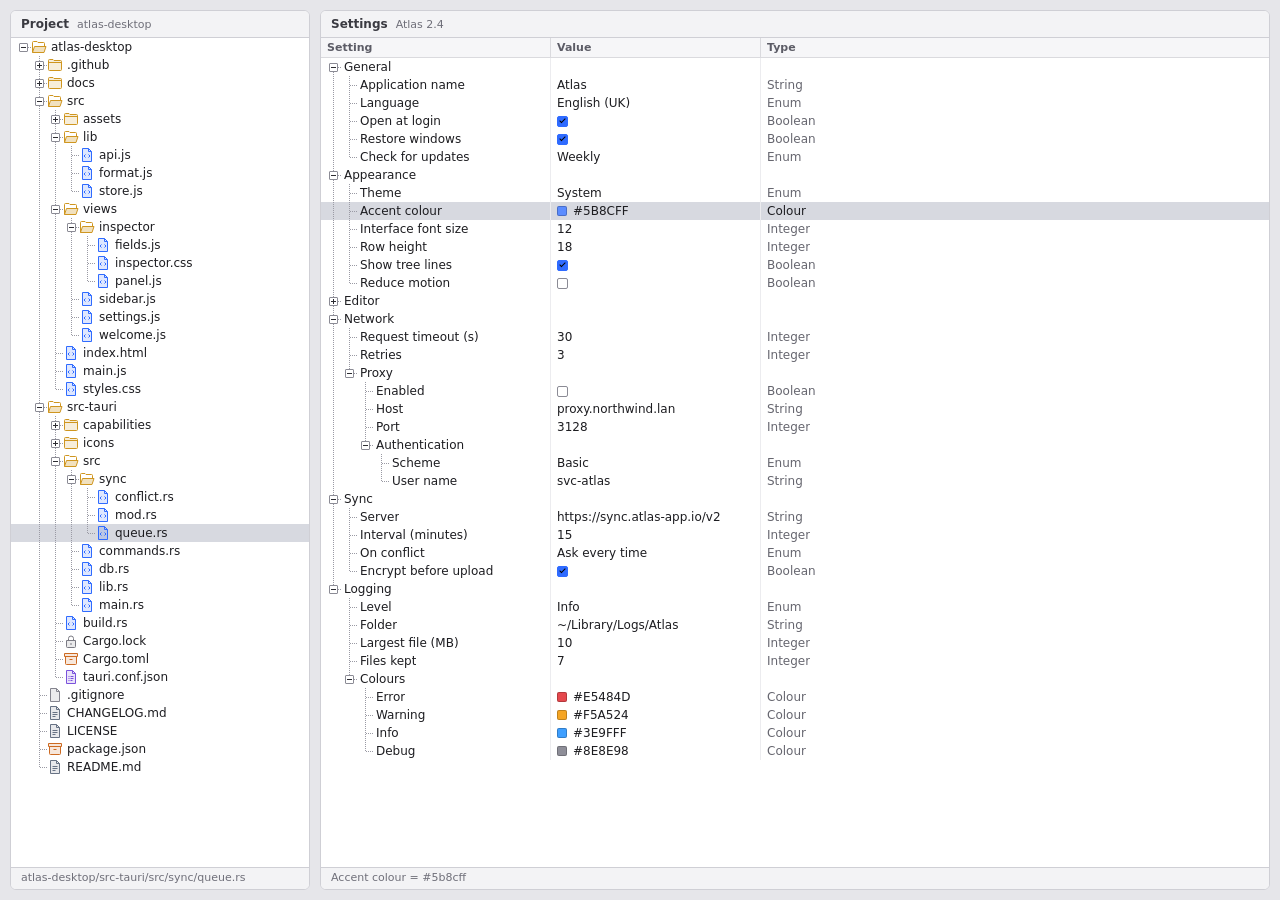
<file: test/tree_demo.html>
<!doctype html>
<html lang="en">
<head>
<meta charset="utf-8">
<meta name="viewport" content="width=device-width, initial-scale=1">
<title>Tree view</title>
<link rel="stylesheet" href="../web/tree.css">
<style>
  /* The page around the two trees; the trees themselves come from tree.css. */
  :root {
    --page-bg: #0c0c0e;
    --panel-line: #2a2a30;
    --panel-title-bg: #1b1b1f;
    --panel-title-fg: #c9c9d1;
    --panel-note: #82828c;
    color-scheme: dark;
  }
  @media (prefers-color-scheme: light) {
    :root {
      --page-bg: #e6e6ea;
      --panel-line: #cfcfd5;
      --panel-title-bg: #f3f3f5;
      --panel-title-fg: #3a3a41;
      --panel-note: #6f6f79;
      color-scheme: light;
    }
  }
  html, body { height: 100%; margin: 0; }
  body {
    background: var(--page-bg);
    font: 12px -apple-system, BlinkMacSystemFont, "Segoe UI", system-ui, sans-serif;
    -webkit-font-smoothing: antialiased;
  }
  .demo {
    display: grid;
    grid-template-columns: 300px minmax(0, 1fr);
    gap: 10px;
    height: 100vh;
    padding: 10px;
    box-sizing: border-box;
  }
  .panel {
    display: flex;
    flex-direction: column;
    min-height: 0;
    border: 1px solid var(--panel-line);
    border-radius: 6px;
    overflow: hidden;
    background: var(--tv-bg);
  }
  .panel-title {
    flex: none;
    display: flex;
    align-items: baseline;
    gap: 8px;
    height: 26px;
    line-height: 26px;
    padding: 0 10px;
    background: var(--panel-title-bg);
    border-bottom: 1px solid var(--panel-line);
    color: var(--panel-title-fg);
    font-weight: 600;
  }
  .panel-title small { color: var(--panel-note); font-weight: 400; font-size: 11px; }
  .panel-tree { flex: 1 1 auto; min-height: 0; }
  .panel-status {
    flex: none;
    height: 21px;
    line-height: 20px;
    padding: 0 10px;
    border-top: 1px solid var(--panel-line);
    background: var(--panel-title-bg);
    color: var(--panel-note);
    font-size: 11px;
    white-space: nowrap;
    overflow: hidden;
    text-overflow: ellipsis;
  }
</style>
</head>
<body>
<main class="demo">
  <section class="panel">
    <header class="panel-title">Project <small>atlas-desktop</small></header>
    <div id="files" class="panel-tree"></div>
    <footer id="files-status" class="panel-status"></footer>
  </section>
  <section class="panel">
    <header class="panel-title">Settings <small>Atlas 2.4</small></header>
    <div id="settings" class="panel-tree"></div>
    <footer id="settings-status" class="panel-status"></footer>
  </section>
</main>

<script src="../web/tree.js"></script>
<script>
  "use strict";

  // ---------- a project on disk ----------
  // A node's id is its path, so the status line can show it.

  const ICON_BY_EXT = {
    js: "code", ts: "code", rs: "code", html: "code", css: "code",
    json: "data", toml: "data", yml: "data", yaml: "data",
    md: "doc", txt: "doc",
    png: "image", svg: "image", icns: "image", ico: "image",
    lock: "lock",
  };

  function iconFor(name) {
    if (name === "package.json" || name === "Cargo.toml") return "package";
    if (name === "LICENSE") return "doc";
    const ext = name.includes(".") ? name.slice(name.lastIndexOf(".") + 1).toLowerCase() : "";
    return ICON_BY_EXT[ext] || "file";
  }

  // [name, children?, open?]: a folder has a children array.
  function files(entries, base = "") {
    return entries.map(([name, children, open]) => {
      const id = base ? `${base}/${name}` : name;
      if (!children) return { id, label: name, icon: iconFor(name) };
      return { id, label: name, icon: "folder", expanded: Boolean(open), children: files(children, id) };
    });
  }

  const project = files([
    ["atlas-desktop", [
      [".github", [
        ["workflows", [["build.yml"], ["release.yml"]]],
      ]],
      ["docs", [["architecture.md"], ["keyboard-shortcuts.md"], ["release-checklist.md"]]],
      ["src", [
        ["assets", [
          ["fonts", [["Inter-Variable.woff2"]]],
          ["logo.svg"], ["splash.png"],
        ]],
        ["lib", [["api.js"], ["format.js"], ["store.js"]], true],
        ["views", [
          ["inspector", [["fields.js"], ["inspector.css"], ["panel.js"]], true],
          ["sidebar.js"], ["settings.js"], ["welcome.js"],
        ], true],
        ["index.html"], ["main.js"], ["styles.css"],
      ], true],
      ["src-tauri", [
        ["capabilities", [["default.json"]]],
        ["icons", [["128x128.png"], ["128x128@2x.png"], ["icon.icns"], ["icon.ico"]]],
        ["src", [
          ["sync", [["conflict.rs"], ["mod.rs"], ["queue.rs"]], true],
          ["commands.rs"], ["db.rs"], ["lib.rs"], ["main.rs"],
        ], true],
        ["build.rs"], ["Cargo.lock"], ["Cargo.toml"], ["tauri.conf.json"],
      ], true],
      [".gitignore"], ["CHANGELOG.md"], ["LICENSE"], ["package.json"], ["README.md"],
    ], true],
  ]);

  const filesStatus = document.getElementById("files-status");
  const filesTree = TaurisTree.mount(document.getElementById("files"), { data: project, label: "Project files" });
  filesTree.on("select", ({ node }) => { filesStatus.textContent = node ? node.id : ""; });
  filesTree.on("activate", ({ node }) => { filesStatus.textContent = `Open ${node.id}`; });
  filesTree.select("atlas-desktop/src-tauri/src/sync/queue.rs");

  // ---------- application settings ----------

  const setting = (id, label, type, value, editor) => ({ id, label, values: { value, type }, editor });
  const group = (id, label, children, open = true) => ({ id, label, children, expanded: open });
  const LEVELS = ["Error", "Warning", "Info", "Debug", "Trace"];

  const settings = [
    group("general", "General", [
      setting("general.name", "Application name", "String", "Atlas"),
      setting("general.language", "Language", "Enum", "English (UK)",
        { type: "select", options: ["English (UK)", "English (US)", "Deutsch", "Español", "Français", "Português"] }),
      setting("general.login", "Open at login", "Boolean", true),
      setting("general.restore", "Restore windows", "Boolean", true),
      setting("general.updates", "Check for updates", "Enum", "Weekly", { type: "select", options: ["Never", "Daily", "Weekly"] }),
    ]),
    group("appearance", "Appearance", [
      setting("appearance.theme", "Theme", "Enum", "System", { type: "select", options: ["System", "Light", "Dark"] }),
      setting("appearance.accent", "Accent colour", "Colour", "#5b8cff", "color"),
      setting("appearance.fontSize", "Interface font size", "Integer", 12, { type: "number", min: 10, max: 16, step: 1 }),
      setting("appearance.rowHeight", "Row height", "Integer", 18, { type: "number", min: 16, max: 28, step: 1 }),
      setting("appearance.lines", "Show tree lines", "Boolean", true),
      setting("appearance.motion", "Reduce motion", "Boolean", false),
    ]),
    group("editor", "Editor", [
      setting("editor.font", "Font family", "String", "SF Mono"),
      setting("editor.fontSize", "Font size", "Integer", 13, { type: "number", min: 8, max: 32, step: 1 }),
      setting("editor.lineHeight", "Line height", "Decimal", 1.45, { type: "number", min: 1, max: 3, step: 0.05 }),
      setting("editor.tab", "Tab width", "Integer", 4, { type: "number", min: 1, max: 8, step: 1 }),
      setting("editor.spaces", "Insert spaces", "Boolean", true),
      setting("editor.wrap", "Word wrap", "Enum", "Off", { type: "select", options: ["Off", "On", "At ruler"] }),
    ], false),
    group("network", "Network", [
      setting("network.timeout", "Request timeout (s)", "Integer", 30, { type: "number", min: 1, max: 300, step: 1 }),
      setting("network.retries", "Retries", "Integer", 3, { type: "number", min: 0, max: 10, step: 1 }),
      group("network.proxy", "Proxy", [
        setting("network.proxy.on", "Enabled", "Boolean", false),
        setting("network.proxy.host", "Host", "String", "proxy.northwind.lan"),
        setting("network.proxy.port", "Port", "Integer", 3128, { type: "number", min: 1, max: 65535, step: 1 }),
        group("network.proxy.auth", "Authentication", [
          setting("network.proxy.auth.scheme", "Scheme", "Enum", "Basic", { type: "select", options: ["Basic", "Digest", "NTLM"] }),
          setting("network.proxy.auth.user", "User name", "String", "svc-atlas"),
        ]),
      ]),
    ]),
    group("sync", "Sync", [
      setting("sync.server", "Server", "String", "https://sync.atlas-app.io/v2"),
      setting("sync.interval", "Interval (minutes)", "Integer", 15, { type: "number", min: 1, max: 1440, step: 1 }),
      setting("sync.conflicts", "On conflict", "Enum", "Ask every time",
        { type: "select", options: ["Ask every time", "Keep the newest", "Keep this device's copy", "Keep the server's copy"] }),
      setting("sync.encrypt", "Encrypt before upload", "Boolean", true),
    ]),
    group("logging", "Logging", [
      setting("logging.level", "Level", "Enum", "Info", { type: "select", options: LEVELS }),
      setting("logging.folder", "Folder", "String", "~/Library/Logs/Atlas"),
      setting("logging.maxSize", "Largest file (MB)", "Integer", 10, { type: "number", min: 1, max: 500, step: 1 }),
      setting("logging.keep", "Files kept", "Integer", 7, { type: "number", min: 1, max: 90, step: 1 }),
      group("logging.colours", "Colours", [
        setting("logging.colours.error", "Error", "Colour", "#e5484d", "color"),
        setting("logging.colours.warning", "Warning", "Colour", "#f5a524", "color"),
        setting("logging.colours.info", "Info", "Colour", "#3e9fff", "color"),
        setting("logging.colours.debug", "Debug", "Colour", "#8e8e98", "color"),
      ]),
    ]),
  ];

  const settingsStatus = document.getElementById("settings-status");
  const settingsTree = TaurisTree.mount(document.getElementById("settings"), {
    data: settings,
    label: "Settings",
    columns: [
      { label: "Setting", width: 230 },
      { key: "value", label: "Value", width: 210, editable: true },
      { key: "type", label: "Type", width: 80, className: "tv-dim" },
    ],
  });
  const shown = v => typeof v === "boolean" ? (v ? "on" : "off") : String(v);
  settingsTree.on("select", ({ node }) => {
    settingsStatus.textContent = node && node.values ? `${node.label} = ${shown(node.values.value)}` : node ? node.label : "";
  });
  settingsTree.on("change", ({ node, value }) => { settingsStatus.textContent = `${node.label} changed to ${shown(value)}`; });
  settingsTree.select("appearance.accent");

  // For the headless check (test/tree_run.py).
  window.demo = { files: filesTree, settings: settingsTree };
</script>
</body>
</html>
</file>
<file: examples/all/ui/app.css>
/* The page around the components: they bring their own look. */
html, body { margin: 0; height: 100%; background: var(--page); color: var(--text); font: 13px -apple-system, BlinkMacSystemFont, "Segoe UI", sans-serif; }
:root { --page: #ffffff; --text: #1e1f22; --dim: #555a66; }
@media (prefers-color-scheme: dark) { :root { --page: #2f3234; --text: #dfe1e5; --dim: #bfc2c8; } }

/* The tab strip is fixed at the top: keep everything else below it. */
body { display: flex; flex-direction: column; padding-top: var(--tt-strip-h); box-sizing: border-box; }
#menubar, #toolbar { flex: none; }

#body { flex: 1; min-height: 0; display: flex; }
#work { flex: 1; min-width: 0; display: flex; flex-direction: column; }
#page { flex: 1; min-height: 0; box-sizing: border-box; padding: 12px 16px; }
#files { height: 100%; }
/* The tree is part of the sidebar: its colours, not a panel of its own. */
#tree { height: 100%; --tv-bg: transparent; --tv-head-bg: transparent; }

#term { flex: none; height: 190px; }

/* Home: the projects in the order the person puts them in. */
#home { height: 100%; display: flex; flex-direction: column; }
#home-head { flex: none; display: flex; align-items: center; justify-content: space-between; margin-bottom: 8px; }
#home-head h1 { margin: 0; font-size: 20px; }
#home-table { flex: 1; min-height: 0; }
#home-table .dot { display: inline-block; width: 8px; height: 8px; margin-right: 8px; border-radius: 2px; vertical-align: 0; }
#home-table .ttb-cell .tgl-spark { display: inline-block; vertical-align: middle; }

#doc { height: 100%; box-sizing: border-box; padding: 8px 12px; overflow: auto; }
#doc h1 { margin: 0 0 4px; font-size: 20px; }
#doc-meta { margin: 0 0 16px; color: var(--dim); }
#doc-text { margin: 0; font: 13px/1.5 ui-monospace, Menlo, Consolas, monospace; white-space: pre-wrap; }

#status { flex: none; }

[hidden] { display: none !important; }
</file>
<file: examples/basic/ui/app.css>
/* The look of the tabs is a handful of variables; see web/tabs.css in the library.
   The page follows the system's light or dark mode, like the strip does. */
:root {
  color-scheme: light dark;
  --page: #0f0f11;
  --text: #ececf1;
  --field: #18181b;
  --field-line: #2c2c31;
  --tt-accent: #34c759;
  --tt-active-bg: var(--page);
}

@media (prefers-color-scheme: light) {
  :root {
    --page: #ffffff;
    --text: #18181b;
    --field: #f4f4f6;
    --field-line: #d4d4d9;
    --tt-accent: #1f9d46;
  }
}

html, body { margin: 0; height: 100%; background: var(--page); color: var(--text); font: 14px -apple-system, BlinkMacSystemFont, "Segoe UI", sans-serif; }
/* The strip is fixed at the top: keep the page below it. */
body { padding-top: var(--tt-strip-h); box-sizing: border-box; }
main { height: 100%; display: flex; flex-direction: column; gap: 12px; padding: 20px 24px; box-sizing: border-box; }
input, textarea { background: var(--field); color: inherit; border: 1px solid var(--field-line); border-radius: 8px; padding: 10px 12px; font: inherit; }
input { font-size: 18px; font-weight: 600; }
textarea { flex: 1; resize: none; }
#status { margin: 0; min-height: 1.4em; color: #d99a00; }
</file>
<file: web/dialog.css>
/* tauris-ui dialogs: the look of questions, forms, reviews, sheets and titled panels.
 *
 * Everything sits in a cascade layer, so any rule in your own (unlayered)
 * stylesheet wins without a stronger selector. Change the look by setting
 * the --tdl-* variables outside every @layer block, or override any .tdl-*
 * class. The defaults follow the system's light or dark mode.
 *
 * The parts (dialog.js draws them, in a .tdl-veil hung from <body> while open):
 *   .tdl              the dialog: .tdl-head (.tdl-title, .tdl-x), .tdl-body, .tdl-buttons
 *                     (.tdl-left for the app's own, then .tdl-btn; .tdl-primary is the default)
 *   .tdl-fields       a form, in two columns: .tdl-label ("Name:", right-aligned) and .tdl-cell
 *                     (the field, a .tdl-tip balloon for its refusal, a .tdl-hint);
 *                     .tdl-line under it holds the form's hint, or its refusal
 *   .tdl-review       the changes before they are saved: "Field: old → new"
 *   .tdl-sheet        Keyboard Shortcuts (.tdl-columns of .tdl-shortcut-group, .tdl-key keycaps);
 *   .tdl-about        About (.tdl-mark, .tdl-about-name, .tdl-about-rows)
 *   .tdl-panel        a titled border box for a page: .tdl-panel-head on its top line
 *                     (.tdl-panel-title, .tdl-panel-count, .tdl-panel-action buttons)
 */
@layer tauris-ui {
  :root {
    --tdl-scheme: light;
    --tdl-font: var(--tauris-font, -apple-system, BlinkMacSystemFont, "Segoe UI", system-ui, sans-serif);
    --tdl-mono: var(--tauris-mono, ui-monospace, "SF Mono", Menlo, Consolas, monospace);
    --tdl-font-size: 13px;
    --tdl-w: 440px;                  /* a dialog's width (wide: 560px) */
    --tdl-label-w: 96px;             /* a form's label column */
    --tdl-field-h: 26px;
    --tdl-radius: 6px;
    --tdl-top: var(--tt-strip-h, 0px);   /* the veil starts below the tab strip */
    --tdl-bg: var(--tauris-bg, #ffffff);
    --tdl-chrome: var(--tauris-chrome, #f0f0f2);
    --tdl-fg: var(--tauris-fg, #1e1f22);
    --tdl-dim: var(--tauris-dim, #5d616b);
    --tdl-line: var(--tauris-line, #c4c6cc);
    --tdl-field-bg: var(--tauris-bg, #ffffff);
    --tdl-field-line: #8a8e96;       /* a field's edge: 3:1 on the dialog */
    --tdl-placeholder: #8b8f97;      /* an example, dimmer than typed text */
    --tdl-accent: var(--tauris-accent, #2675bf);
    --tdl-on-accent: var(--tauris-on-accent, #ffffff);
    --tdl-focus-line: var(--tauris-accent-ink, #2675bf);
    --tdl-focus: var(--tauris-focus, rgb(38 117 191 / 0.3));
    --tdl-danger: #b83a31;
    --tdl-on-danger: #ffffff;
    --tdl-error: #b3261e;            /* a refusal's text: 4.5:1 on the dialog */
    --tdl-tip-bg: #b3261e;           /* a field's refusal balloon */
    --tdl-tip-fg: #ffffff;
    --tdl-veil: rgb(0 0 0 / 0.18);
    --tdl-nudge-time: 0.32s;         /* the shake after a press beside a dialog */
    --tdl-shadow: 0 14px 40px rgb(0 0 0 / 0.22);
    --tdl-key-bg: var(--tauris-chrome, #f0f0f2);
    --tdl-panel-bg: var(--tauris-bg, #ffffff);   /* what is behind a panel's title (its page) */
  }

  @media (prefers-color-scheme: dark) {
    :root:not([data-tauris-theme="light"]) {
      --tdl-scheme: dark;
      --tdl-bg: var(--tauris-bg, #2f3234);
      --tdl-chrome: var(--tauris-chrome, #3a3d40);
      --tdl-fg: var(--tauris-fg, #dfe1e5);
      --tdl-dim: var(--tauris-dim, #adb0b8);
      --tdl-line: var(--tauris-line, #5e6165);
      --tdl-field-bg: #26282a;
      --tdl-field-line: #8a8e95;
      --tdl-placeholder: #868a91;
      --tdl-accent: var(--tauris-accent, #3570b0);
      --tdl-focus-line: var(--tauris-accent-ink, #6aa6e0);
      --tdl-focus: var(--tauris-focus, rgb(106 166 224 / 0.4));
      --tdl-danger: #c4453b;
      --tdl-error: #f49a92;
      --tdl-tip-bg: #c4453b;
      --tdl-veil: rgb(0 0 0 / 0.36);
      --tdl-shadow: 0 14px 40px rgb(0 0 0 / 0.55);
      --tdl-key-bg: var(--tauris-chrome, #3a3d40);
      --tdl-panel-bg: var(--tauris-bg, #2f3234);
    }
  }

  :root[data-tauris-theme="dark"] {
    --tdl-scheme: dark;
    --tdl-bg: var(--tauris-bg, #2f3234);
    --tdl-chrome: var(--tauris-chrome, #3a3d40);
    --tdl-fg: var(--tauris-fg, #dfe1e5);
    --tdl-dim: var(--tauris-dim, #adb0b8);
    --tdl-line: var(--tauris-line, #5e6165);
    --tdl-field-bg: #26282a;
    --tdl-field-line: #8a8e95;
    --tdl-placeholder: #868a91;
    --tdl-accent: var(--tauris-accent, #3570b0);
    --tdl-focus-line: var(--tauris-accent-ink, #6aa6e0);
    --tdl-focus: var(--tauris-focus, rgb(106 166 224 / 0.4));
    --tdl-danger: #c4453b;
    --tdl-error: #f49a92;
    --tdl-tip-bg: #c4453b;
    --tdl-veil: rgb(0 0 0 / 0.36);
    --tdl-shadow: 0 14px 40px rgb(0 0 0 / 0.55);
    --tdl-key-bg: var(--tauris-chrome, #3a3d40);
    --tdl-panel-bg: var(--tauris-bg, #2f3234);
  }

  /* ---------- the frame ---------- */

  .tdl-veil {
    color-scheme: var(--tdl-scheme);
    position: fixed;
    inset: var(--tdl-top) 0 0 0;
    z-index: 2147481000;              /* under a menu opened from it (TaurisMenu) */
    display: grid;
    place-items: center;
    padding: 16px;
    box-sizing: border-box;
    background: var(--tdl-veil);
    animation: tdl-veil 0.12s ease-out both;
  }
  @keyframes tdl-veil { from { background: transparent; } }

  .tdl {
    display: grid;
    grid-template-rows: auto minmax(0, 1fr) auto;
    width: min(var(--tdl-w), 100%);
    max-height: calc(100vh - var(--tdl-top) - 64px);
    box-sizing: border-box;
    font: var(--tdl-font-size) / 1.35 var(--tdl-font);
    color: var(--tdl-fg);
    background: var(--tdl-bg);
    border: 1px solid var(--tdl-line);
    border-radius: var(--tdl-radius);
    box-shadow: var(--tdl-shadow);
    outline: none;
    animation: tdl-in 0.14s ease-out both;
  }
  .tdl.tdl-wide { --tdl-w: 560px; }
  .tdl *, .tdl *::before, .tdl *::after { box-sizing: border-box; }
  @keyframes tdl-in { from { opacity: 0; transform: translateY(4px) scale(0.99); } }
  /* A press beside it: a short shake (tdl-in stays listed, so it does not play again). */
  .tdl.tdl-nudge { animation: tdl-in 0.14s ease-out both, tdl-nudge var(--tdl-nudge-time) ease-in-out; }
  @keyframes tdl-nudge { 20%, 60% { transform: translateX(-6px); } 40%, 80% { transform: translateX(6px); } }
  @keyframes tdl-nudge-ring { 50% { box-shadow: var(--tdl-shadow), 0 0 0 3px var(--tdl-focus); } }

  .tdl-head {
    display: flex;
    align-items: center;
    gap: 7px;
    min-height: 28px;
    padding: 4px 6px 4px 12px;
    background: var(--tdl-chrome);
    border-bottom: 1px solid var(--tdl-line);
    border-radius: var(--tdl-radius) var(--tdl-radius) 0 0;
  }
  .tdl-title { margin: 0; font-size: 12.5px; font-weight: 600; }
  .tdl-x {
    display: grid;
    place-items: center;
    width: 20px;
    height: 20px;
    margin-left: auto;
    border-radius: 3px;
    color: var(--tdl-dim);
    cursor: default;
  }
  .tdl-x:hover { color: var(--tdl-fg); background: color-mix(in srgb, var(--tdl-fg) 10%, transparent); }
  .tdl-x svg { width: 9px; height: 9px; }

  .tdl-body { overflow: auto; padding: 14px 16px 10px; }
  .tdl-message p { margin: 0 0 8px; }
  .tdl-message p:last-child { margin-bottom: 0; }
  .tdl-question .tdl-message p:first-child { font-weight: 600; }

  .tdl-buttons { display: flex; align-items: center; gap: 8px; padding: 8px 16px 14px; }
  .tdl-left { display: flex; align-items: center; gap: 8px; }
  .tdl-spacer { flex: 1; }

  .tdl-btn {
    display: inline-flex;
    align-items: center;
    justify-content: center;
    min-width: 76px;
    height: 26px;
    padding: 0 12px;
    font-size: var(--tdl-font-size);
    color: var(--tdl-fg);
    background: var(--tdl-field-bg);
    border: 1px solid var(--tdl-field-line);
    border-radius: 4px;
    cursor: default;
    -webkit-user-select: none;
    user-select: none;
  }
  .tdl-btn:hover { background: color-mix(in srgb, var(--tdl-fg) 6%, var(--tdl-field-bg)); }
  .tdl-btn.tdl-primary { font-weight: 600; color: var(--tdl-on-accent); background: var(--tdl-accent); border-color: var(--tdl-accent); }
  .tdl-btn.tdl-primary:hover { background: color-mix(in srgb, var(--tdl-accent) 86%, #000); }
  .tdl-btn.tdl-danger { font-weight: 600; color: var(--tdl-on-danger); background: var(--tdl-danger); border-color: var(--tdl-danger); }
  .tdl-btn.tdl-danger:hover { background: color-mix(in srgb, var(--tdl-danger) 86%, #000); }
  .tdl-btn:focus { outline: none; }
  .tdl-btn:focus-visible { box-shadow: 0 0 0 1px var(--tdl-bg), 0 0 0 3px var(--tdl-focus-line); }
  .tdl-btn[aria-disabled="true"] { opacity: 0.55; }
  .tdl.tdl-busy .tdl-body { opacity: 0.7; }

  /* ---------- a form: right-aligned "Label:" beside each field ---------- */

  .tdl-fields {
    display: grid;
    grid-template-columns: var(--tdl-label-w) minmax(0, 1fr);
    gap: 8px 10px;
    align-items: start;
  }
  .tdl-label { justify-self: end; padding-top: 4px; text-align: right; white-space: nowrap; }
  .tdl-cell { position: relative; display: grid; gap: 3px; min-width: 0; }
  :is(input, select, textarea):where(.tdl-input) {
    all: unset;
    box-sizing: border-box;
    width: 100%;
    min-width: 0;
    height: var(--tdl-field-h);
    padding: 0 8px;
    font: var(--tdl-font-size) var(--tdl-font);
    color: var(--tdl-fg);
    background: var(--tdl-field-bg);
    border: 1px solid var(--tdl-field-line);
    border-radius: 4px;
    cursor: text;
    -webkit-user-select: text;
    user-select: text;
  }
  select:where(.tdl-input) { appearance: auto; cursor: default; padding-right: 4px; }
  textarea:where(.tdl-input) { height: auto; min-height: 64px; padding: 5px 8px; line-height: 1.35; resize: vertical; white-space: pre-wrap; }
  :is(input, textarea):where(.tdl-input)::placeholder { color: var(--tdl-placeholder); opacity: 1; font-style: normal; }
  :is(input, select, textarea):where(.tdl-input):focus { border-color: var(--tdl-focus-line); box-shadow: 0 0 0 2px var(--tdl-focus); }
  :is(input, select, textarea):where(.tdl-input):disabled { color: var(--tdl-dim); background: transparent; cursor: default; }
  :is(input, select, textarea):where(.tdl-input)[aria-invalid="true"] { border-color: var(--tdl-error); box-shadow: 0 0 0 2px color-mix(in srgb, var(--tdl-error) 30%, transparent); }
  .tdl-check-label { display: inline-flex; align-items: center; gap: 7px; padding-top: 4px; }
  .tdl-hint { font-size: 11.5px; color: var(--tdl-dim); }

  /* A field's refusal: a balloon under it, its point at the field. */
  .tdl-tip {
    position: relative;
    justify-self: start;
    max-width: 100%;
    margin-top: 5px;
    padding: 3px 8px;
    font-size: 11.5px;
    color: var(--tdl-tip-fg);
    background: var(--tdl-tip-bg);
    border-radius: 4px;
  }
  .tdl-tip::before {
    content: "";
    position: absolute;
    top: -4px;
    left: 12px;
    width: 8px;
    height: 8px;
    background: inherit;
    transform: rotate(45deg);
  }
  .tdl-tip[hidden] { display: none; }

  /* The form's one kept line: its hint, or a refusal in its place (the dialog keeps its height). */
  .tdl-line {
    display: grid;
    min-height: 16px;
    margin: 6px 0 0 calc(var(--tdl-label-w) + 10px);
    font-size: 11.5px;
    line-height: 16px;
  }
  .tdl-line > * { grid-area: 1 / 1; }
  .tdl-line-hint { color: var(--tdl-dim); }
  .tdl-line-error { color: var(--tdl-error); }
  .tdl-line.tdl-refused .tdl-line-hint { visibility: hidden; }
  /* A question's message: a paragraph keeps its single line breaks (a list of what goes). */
  .tdl-message p { white-space: pre-line; }
  /* A question's kept line: why its action could not be done. */
  .tdl-question-line { margin: 8px 0 0; }

  /* The app's own field (TaurisDialog.defineField, or a field's render). */
  .tdl-custom { min-width: 0; }

  /* Several inputs on one line ({ type: "row" }): side by side, each with its own small label. */
  .tdl-inline { display: flex; align-items: center; gap: 6px; min-width: 0; }
  .tdl-inline > .tdl-input, .tdl-inline > .tdl-pw { flex: 1 1 0; min-width: 0; }
  .tdl-sub-label { flex: none; color: var(--tdl-dim); white-space: nowrap; }

  /* A password: Show to read it, Generate to make one. */
  .tdl-pw { display: flex; align-items: center; gap: 4px; }
  .tdl-pw .tdl-input { flex: 1; min-width: 0; }
  .tdl-pw-btn, .tdl-pw-gen {
    display: inline-grid;
    place-items: center;
    height: 24px;
    font: 12px var(--tdl-font);
    color: var(--tdl-fg);
    background: var(--tdl-bg);
    border: 1px solid var(--tdl-line);
    border-radius: 4px;
    cursor: default;
    -webkit-user-select: none;
    user-select: none;
  }
  .tdl-pw-btn { width: 26px; }
  .tdl-pw-btn svg { width: 15px; height: 15px; }
  .tdl-pw-btn[aria-pressed="true"] { color: var(--tdl-focus-line); }
  .tdl-pw-gen { padding: 0 9px; }
  .tdl-pw-btn:focus-visible, .tdl-pw-gen:focus-visible { outline: 2px solid var(--tdl-focus-line); outline-offset: 1px; }

  /* ---------- the review ---------- */

  .tdl-review[hidden], .tdl-page[hidden] { display: none; }
  .tdl-review-title { margin: 0 0 8px; font-weight: 600; }
  .tdl-review-note { margin: 8px 0 0; color: var(--tdl-dim); font-size: 12px; }
  .tdl-review-rows { border-collapse: collapse; }
  .tdl-review-rows th { padding: 2px 10px 2px 0; text-align: right; font-weight: 400; color: var(--tdl-dim); vertical-align: top; white-space: nowrap; }
  .tdl-review-rows td { padding: 2px 0; overflow-wrap: anywhere; }
  /* A picture's change: its two pictures. */
  .tdl-thumb { display: inline-grid; place-items: center; width: 34px; height: 34px; vertical-align: middle; object-fit: cover;
    color: var(--tdl-dim); border: 1px solid var(--tdl-line); border-radius: 4px; }
  .tdl-review-rows td:has(.tdl-thumb) .tdl-arrow { vertical-align: middle; }
  .tdl-was { color: var(--tdl-dim); text-decoration: line-through; }
  .tdl-arrow { color: var(--tdl-dim); }

  /* ---------- the sheets ---------- */

  .tdl-columns { display: grid; grid-template-columns: repeat(var(--tdl-columns, 3), minmax(0, 1fr)); gap: 4px 22px; align-items: start; }
  .tdl-shortcut-group h3 { margin: 6px 0 6px; font-size: 11px; font-weight: 600; letter-spacing: 0.04em; text-transform: uppercase; color: var(--tdl-dim); }
  .tdl-shortcut-rows { display: grid; grid-template-columns: minmax(0, 1fr) auto; gap: 4px 10px; margin: 0 0 10px; }
  .tdl-shortcut-rows dt { min-width: 0; overflow: hidden; text-overflow: ellipsis; white-space: nowrap; }
  .tdl-shortcut-rows dd { margin: 0; text-align: right; white-space: nowrap; }
  .tdl-key {
    display: inline-block;
    min-width: 20px;
    height: 20px;
    padding: 0 5px;
    font: 500 11px/18px var(--tdl-mono);
    text-align: center;
    color: var(--tdl-fg);
    background: var(--tdl-key-bg);
    border: 1px solid var(--tdl-line);
    border-bottom-width: 2px;
    border-radius: 4px;
  }
  .tdl-or { font-size: 11px; color: var(--tdl-dim); }

  .tdl-about-head { display: flex; align-items: center; gap: 14px; margin-bottom: 12px; }
  .tdl-mark { flex: none; display: grid; place-items: center; width: 56px; height: 56px; font-size: 40px; }
  .tdl-mark :is(svg, img) { width: 100%; height: 100%; }
  .tdl-about-name { margin: 0; font-size: 16px; font-weight: 700; }
  .tdl-about-text { margin: 2px 0 0; color: var(--tdl-dim); -webkit-user-select: text; user-select: text; }
  .tdl-about-rows { display: grid; grid-template-columns: auto minmax(0, 1fr); gap: 4px 12px; margin: 0; }
  .tdl-about-rows dt { color: var(--tdl-dim); text-align: right; }
  .tdl-about-rows dd { margin: 0; overflow-wrap: anywhere; -webkit-user-select: text; user-select: text; }

  /* ---------- titled border panels ---------- */

  .tdl-panel {
    position: relative;
    box-sizing: border-box;
    margin-top: 10px;
    padding: 16px 12px 10px;
    border: 1px solid var(--tdl-line);
    border-radius: var(--tdl-radius);
  }
  .tdl-panel-head {
    position: absolute;
    top: 0;
    left: 10px;
    right: 10px;
    display: flex;
    align-items: center;
    gap: 8px;
    transform: translateY(-50%);
    pointer-events: none;
  }
  .tdl-panel-head > * { pointer-events: auto; padding: 0 5px; background: var(--tdl-panel-bg); }
  .tdl-panel-title { font: 600 12px var(--tdl-font); color: var(--tdl-fg); }
  .tdl-panel-count { margin-left: -10px; font-size: 12px; color: var(--tdl-dim); }
  .tdl-panel-action {
    font: 12px var(--tdl-font);
    color: var(--tdl-focus-line);
    border-radius: 3px;
    cursor: default;
  }
  .tdl-panel-action:first-of-type { margin-left: auto; }
  .tdl-panel-action:hover { text-decoration: underline; }
  .tdl-panel-action[aria-disabled="true"] { color: var(--tdl-dim); text-decoration: none; }
  .tdl-panel-action:focus { outline: none; }
  .tdl-panel-action:focus-visible { box-shadow: 0 0 0 2px var(--tdl-focus-line); }

  @media (prefers-reduced-motion: reduce) {
    .tdl, .tdl-veil { animation: none; }
    /* No shake: a ring for a moment instead. */
    .tdl.tdl-nudge { animation: tdl-nudge-ring var(--tdl-nudge-time) ease-out; }
  }

  @media (forced-colors: active) {
    .tdl, .tdl-panel { border-color: CanvasText; }
    .tdl-btn { border-color: ButtonText; }
    .tdl-btn:focus-visible, .tdl-panel-action:focus-visible { outline: 2px solid Highlight; box-shadow: none; }
    .tdl-tip { forced-color-adjust: none; color: Canvas; background: CanvasText; }
  }

  /* While a dialog's own window is open, over the window that asked: a click brings the dialog forward. */
  .tdl-shield { position: fixed; inset: 0; z-index: 2147481000; background: transparent; }

  /* In a window of its own (window: true): the dialog is the whole window, its title in the
     window's title bar, and nothing of the app's page shows. !important: the app's own page
     rules (unlayered) must not move it. */
  html.tdl-in-window, html.tdl-in-window body {
    height: auto !important; min-height: 0 !important; margin: 0 !important; padding: 0 !important;
    display: block !important; overflow: hidden !important; background: var(--tdl-bg) !important;
  }
  html.tdl-in-window body > :not(.tdl-veil) { display: none !important; }
  html.tdl-in-window .tdl-veil { position: static !important; display: block; padding: 0; background: none; animation: none; }
  html.tdl-in-window .tdl { width: var(--tdl-w); max-height: none; border: 0; border-radius: 0; box-shadow: none; animation: none; }
  html.tdl-in-window .tdl-head { display: none; }
  /* A question asked while it is open (its save asking "Future date?"): over it, in the same window. */
  html.tdl-in-window .tdl-veil.tdl-over {
    position: fixed !important; inset: 0; display: grid; place-items: center; padding: 8px; background: var(--tdl-veil);
  }
  html.tdl-in-window .tdl-veil.tdl-over .tdl {
    width: min(var(--tdl-w), 100%); border: 1px solid var(--tdl-line); border-radius: var(--tdl-radius); box-shadow: var(--tdl-shadow);
  }
  html.tdl-in-window .tdl-veil.tdl-over .tdl-head { display: flex; }
}
</file>
<file: web/files.css>
/* tauris-ui files: the look of the shared-files table.
 *
 * Everything sits in a cascade layer, so any rule in your own (unlayered)
 * stylesheet wins without a stronger selector. Change the look by setting
 * the --tf-* variables outside every @layer block (on :root or on the
 * component's element), or override any .tf-* class. The defaults follow the
 * system's light or dark mode.
 *
 * The parts (files.js draws them all, inside the element marked .tf):
 *   .tf-head          the header: .tf-chip, .tf-title, .tf-sub (count and size),
 *                     .tf-add, .tf-search
 *   .tf-panel         the framed area: .tf-list (the table, role="grid"), and over
 *                     it .tf-empty, .tf-nomatch, .tf-drop (files hovering: a ring),
 *                     .tf-busy (adding) and .tf-veil > .tf-ask (the delete question)
 *   .tf-headrow       the column headers; .tf-sort sorts, .tf-arrow is ▲ / ▼
 *   .tf-file          a file's row; [aria-selected="true"] is the selected one,
 *                     .tf-fresh flashes once after it was added
 *   .tf-kind          the type badge; data-kind="PDF" | "IMG" | "DOC" | ... colours it
 *   .tf-acts          the row's buttons (.tf-ib), shown on hover and selection
 *   .tf-status        messages, when the app gives no onMessage
 *
 * Give the element a height (or put it in a grid or flex row that has one):
 * the list scrolls inside it.
 */
@layer tauris-ui {
  :root {
    --tf-scheme: light;             /* scrollbars and native controls inside follow it */
    /* type */
    --tf-font: var(--tauris-font, -apple-system, BlinkMacSystemFont, "Segoe UI", system-ui, sans-serif);
    --tf-mono: var(--tauris-mono, ui-monospace, "SF Mono", Menlo, Consolas, monospace);
    --tf-font-size: 13px;
    --tf-title-size: 15px;
    --tf-small: 12px;                /* the count, the headers, the buttons */
    --tf-table-size: 12.5px;

    /* sizes */
    --tf-gap: 8px;                   /* between the header and the list */
    --tf-head-row-h: 23px;
    --tf-row-h: 25px;
    --tf-cell-pad: 7px;
    --tf-kind-w: 30px;               /* the type badge */
    --tf-kind-h: 18px;
    /* The columns keep their widths, with or without rows: the name takes the rest. */
    --tf-size-w: 84px;               /* the Size column */
    --tf-added-w: 88px;
    --tf-by-w: 110px;
    /* --tf-acts-w: the row's buttons. Unset, it fits how many there are (26px each). */
    --tf-control-h: 26px;            /* the search field and the big buttons */
    --tf-button-h: 22px;             /* "Add files…" */
    --tf-search-w: 320px;
    --tf-radius: 4px;
    --tf-panel-min-h: 120px;

    /* colours */
    --tf-fg: var(--tauris-fg, #1e1f22);
    --tf-dim: var(--tauris-dim, #5f6370);
    --tf-bg: var(--tauris-bg, #ffffff);                /* the list and the fields */
    --tf-chrome: var(--tauris-chrome, #e9e9eb);            /* the column headers */
    --tf-border: var(--tauris-line, #c4c6cc);
    --tf-border-2: #7d8189;          /* the edges of the buttons and the search field: 3:1 on --tf-bg and on a grey page */
    --tf-sep: var(--tauris-line, #d3d5da);
    --tf-grid: var(--tauris-line, #ececef);              /* between rows */
    --tf-badge-bg: var(--tauris-chrome, #f6f6f8);
    --tf-hover: var(--tauris-hover, #e6e8ec);
    --tf-row-hover: var(--tauris-hover, #f1f5fb);
    --tf-accent: var(--tauris-accent, #2675bf);
    /* --tf-accent-2: unset, the accent a little darker: the primary button's edge and hover */
    /* The accent as text and lines, readable on --tf-bg. Unset (and no --tauris-accent-ink), it is --tf-accent made
       readable: no lighter than oklch 0.5 in light mode, no darker than 0.75 in dark (the @supports block below). */
    --tf-accent-ink: var(--tauris-accent-ink, var(--tf-ink-auto, #2675bf));
    /* --tf-on-accent: unset, text on --tf-accent: --tauris-on-accent, else white or black, whichever reads on it.
       --tauris-on-accent goes with --tauris-accent: give the files their own --tf-accent, and give them their own --tf-on-accent too. */
    --tf-sel-bar-w: 0px;             /* a bar at a selected row's start (dark: the selection's tint alone is under 3:1) */
    /* --tf-focus: unset, the soft halo around a focus line: --tf-accent-ink at --tf-focus-mix */
    --tf-focus-mix: 32%;
    --tf-sel-bg: var(--tauris-sel-bg, #2675bf);
    --tf-sel-fg: var(--tauris-sel-fg, #ffffff);
    /* --tf-sel-line: unset, the selection's text at 55%: edges on a selected row */
    /* --tf-sel-hover: unset, the selection's text at 18%: a button hovered on a selected row */
    --tf-flash-mix: 18%;
    /* --tf-flash: unset, the accent over the list, --tf-flash-mix of it: a row just added */
    --tf-danger: #b83a31;            /* error text and the delete icon: readable on --tf-bg and --tf-chrome */
    --tf-danger-fill: #b83a31;       /* the Delete button */
    --tf-on-danger: #ffffff;
    --tf-veil: rgb(0 0 0 / 0.08);
    --tf-shadow: 0 8px 24px rgb(0 0 0 / 0.2);
    /* --tf-drop-bg: unset, a tint of the accent over the list: the drop zone */

    /* the type badges */
    --tf-kind-pdf: #b4232a;
    --tf-kind-img: #0b6b57;
    --tf-kind-xls: #17692f;
    --tf-kind-doc: #2560a8;
    --tf-kind-ppt: #9c4a14;
    --tf-kind-aud: #7a4bc4;
  }

  /* The system's dark mode, unless the app chose a mode with
     data-tauris-theme on <html>; then the mode the app chose. */
  @media (prefers-color-scheme: dark) {
    :root:not([data-tauris-theme="light"]) {
      --tf-flash-mix: 30%;
      --tf-scheme: dark;
      --tf-fg: var(--tauris-fg, #dfe1e5);
      --tf-dim: var(--tauris-dim, #adb0b8);
      --tf-bg: var(--tauris-bg, #2f3234);
      --tf-chrome: var(--tauris-chrome, #34373a);
      --tf-border: var(--tauris-line, #5e6165);
      --tf-border-2: #858990;
      --tf-sep: var(--tauris-line, #515356);
      --tf-grid: var(--tauris-line, #3a3d40);
      --tf-badge-bg: var(--tauris-chrome, #36393c);
      --tf-hover: var(--tauris-hover, #4c5052);
      --tf-row-hover: var(--tauris-hover, #3b4148);
      --tf-accent: var(--tauris-accent, #3570b0);
      --tf-accent-ink: var(--tauris-accent-ink, var(--tf-ink-auto, #6aa6e0));
      --tf-focus-mix: 45%;
      --tf-sel-bg: var(--tauris-sel-bg, #2f65ca);
      --tf-sel-bar-w: 3px;
      --tf-danger: #f49a92;
      --tf-danger-fill: #c4453b;
      --tf-veil: rgb(0 0 0 / 0.3);
      --tf-shadow: 0 8px 24px rgb(0 0 0 / 0.55);
      --tf-kind-pdf: #f69690;
      --tf-kind-img: #4cc3a3;
      --tf-kind-xls: #5ccb69;
      --tf-kind-doc: #6aa6e0;
      --tf-kind-ppt: #eda06a;
      --tf-kind-aud: #bea4f3;
    }
  }

  :root[data-tauris-theme="dark"] {
    --tf-flash-mix: 30%;
    --tf-scheme: dark;
    --tf-fg: var(--tauris-fg, #dfe1e5);
    --tf-dim: var(--tauris-dim, #adb0b8);
    --tf-bg: var(--tauris-bg, #2f3234);
    --tf-chrome: var(--tauris-chrome, #34373a);
    --tf-border: var(--tauris-line, #5e6165);
    --tf-border-2: #858990;
    --tf-sep: var(--tauris-line, #515356);
    --tf-grid: var(--tauris-line, #3a3d40);
    --tf-badge-bg: var(--tauris-chrome, #36393c);
    --tf-hover: var(--tauris-hover, #4c5052);
    --tf-row-hover: var(--tauris-hover, #3b4148);
    --tf-accent: var(--tauris-accent, #3570b0);
    --tf-accent-ink: var(--tauris-accent-ink, var(--tf-ink-auto, #6aa6e0));
    --tf-focus-mix: 45%;
    --tf-sel-bg: var(--tauris-sel-bg, #2f65ca);
    --tf-sel-bar-w: 3px;
    --tf-danger: #f49a92;
    --tf-danger-fill: #c4453b;
    --tf-veil: rgb(0 0 0 / 0.3);
    --tf-shadow: 0 8px 24px rgb(0 0 0 / 0.55);
    --tf-kind-pdf: #f69690;
    --tf-kind-img: #4cc3a3;
    --tf-kind-xls: #5ccb69;
    --tf-kind-doc: #6aa6e0;
    --tf-kind-ppt: #eda06a;
    --tf-kind-aud: #bea4f3;
  }

  /* Colours worked out from the accent, where the engine can (relative colours: Safari 18,
     Chromium 119). Elsewhere the fallbacks above stand.
     (`l * 1`, not a bare `l`: Chromium 130, WebView2's engine for a while, hangs on a bare channel in clamp().) */
  @supports (color: oklch(from red l c h)) {
    :root { --tf-ink-auto: oklch(from var(--tf-accent) clamp(0, l * 1, 0.5) c h); }
    @media (prefers-color-scheme: dark) {
      :root:not([data-tauris-theme="light"]) { --tf-ink-auto: oklch(from var(--tf-accent) clamp(0.75, l * 1, 1) c h); }
    }
    :root[data-tauris-theme="dark"] { --tf-ink-auto: oklch(from var(--tf-accent) clamp(0.75, l * 1, 1) c h); }
  }

  /* ---------- frame ---------- */

  .tf {
    color-scheme: var(--tf-scheme);
    display: grid;
    grid-template-rows: auto minmax(0, 1fr) auto;
    gap: var(--tf-gap);
    min-width: 0;
    min-height: 0;
    box-sizing: border-box;
    color: var(--tf-fg);
    font: var(--tf-font-size) / 1.3 var(--tf-font);
    -webkit-font-smoothing: antialiased;
  }

  /* without the header or the message line, no empty row and no gap for it */
  .tf.tf-no-status { grid-template-rows: auto minmax(0, 1fr); }
  .tf.tf-no-head { grid-template-rows: minmax(0, 1fr) auto; }
  .tf.tf-no-head.tf-no-status { grid-template-rows: minmax(0, 1fr); }

  .tf *,
  .tf *::before,
  .tf *::after { box-sizing: border-box; }

  /* the hidden attribute still hides a part, whatever its display */
  .tf [hidden] { display: none; }

  .tf svg {
    fill: none;
    stroke: currentColor;
    stroke-linecap: round;
    stroke-linejoin: round;
  }

  .tf-icon { display: inline-flex; flex: none; }

  /* ---------- header ---------- */

  .tf-head {
    display: flex;
    flex-wrap: wrap;
    align-items: center;
    gap: 8px;
    min-width: 0;
    min-height: var(--tf-control-h); /* the same height with or without the search field */
  }

  .tf-chip {
    flex: none;
    width: 10px;
    height: 10px;
    border-radius: 2px;
    background: var(--tf-chip);
  }

  .tf-title {
    min-width: 0;
    overflow: hidden;
    font-size: var(--tf-title-size);
    font-weight: 600;
    text-overflow: ellipsis;
    white-space: nowrap;
  }

  .tf-sub {
    font-size: var(--tf-small);
    color: var(--tf-dim);
    white-space: nowrap;
    font-variant-numeric: tabular-nums;
  }

  .tf-grow { flex: 1; }

  .tf-search {
    display: flex;
    align-items: center;
    gap: 6px;
    width: min(var(--tf-search-w), 100%);
    height: var(--tf-control-h);
    padding: 0 8px;
    color: var(--tf-dim);
    background: var(--tf-bg);
    border: 1px solid var(--tf-border-2);
    border-radius: var(--tf-radius);
    cursor: text;
  }

  /* A focus ring is a solid line (readable against the page) and a soft halo. */
  .tf-search:focus-within { border-color: var(--tf-accent-ink); box-shadow: 0 0 0 1px var(--tf-accent-ink), 0 0 0 3px var(--tf-focus, var(--tauris-focus, color-mix(in srgb, var(--tf-accent-ink) var(--tf-focus-mix), transparent))); }
  .tf-search svg { width: 13px; height: 13px; stroke-width: 1.4; }

  /* ---------- buttons ---------- */

  .tf-btn {
    display: inline-flex;
    align-items: center;
    justify-content: center;
    gap: 5px;
    height: var(--tf-button-h);
    padding: 0 8px;
    font-size: var(--tf-small);
    line-height: 1;
    white-space: nowrap;
    color: var(--tf-fg);
    background: var(--tf-bg);
    border: 1px solid var(--tf-border-2);
    border-radius: var(--tf-radius);
    cursor: default;
    -webkit-user-select: none;
    user-select: none;
    transition: background-color 0.1s, border-color 0.1s, color 0.1s, box-shadow 0.12s;
  }

  .tf-btn:hover { background: var(--tf-hover); }
  .tf-btn:focus { outline: none; }
  .tf-btn:focus-visible { box-shadow: 0 0 0 1px var(--tf-accent-ink), 0 0 0 3px var(--tf-focus, var(--tauris-focus, color-mix(in srgb, var(--tf-accent-ink) var(--tf-focus-mix), transparent))); }
  .tf-btn:active { transform: translateY(0.5px); }
  .tf-btn[aria-disabled="true"] { opacity: 0.5; transform: none; }
  .tf-btn[aria-disabled="true"]:hover { background: var(--tf-bg); }
  .tf-btn svg { width: 13px; height: 13px; margin: 0 0 0 -2px; stroke-width: 1.5; }

  .tf-btn.tf-primary,
  .tf-btn.tf-danger {
    min-width: 72px;
    height: var(--tf-control-h);
    padding: 0 12px;
    font-size: var(--tf-font-size);
    font-weight: 600;
    color: var(--tf-on-accent, var(--tauris-on-accent, #fff));
    background: var(--tf-accent);
    border-color: var(--tf-accent-2, color-mix(in srgb, var(--tf-accent) 82%, #000));
  }

  .tf-btn.tf-primary:hover { background: var(--tf-accent-2, color-mix(in srgb, var(--tf-accent) 82%, #000)); }
  /* Where the engine works colours out: white or black text, whichever reads on the accent, and a hover
     that moves away from the text (darker under white, lighter under black), so the text still reads. */
  @supports (color: color(from red xyz-d65 x y z)) {
    .tf-btn.tf-primary { --tf-btn-text: var(--tf-on-accent, var(--tauris-on-accent, color(from var(--tf-accent) xyz-d65 calc(0.9505 * clamp(0, (0.179 - y) * 1e9, 1)) clamp(0, (0.179 - y) * 1e9, 1) calc(1.089 * clamp(0, (0.179 - y) * 1e9, 1))))); color: var(--tf-btn-text); }
    .tf-btn.tf-primary:hover { background: var(--tf-accent-2, color-mix(in srgb, var(--tf-accent) 82%, color(from var(--tf-btn-text) xyz-d65 calc(0.9505 * clamp(0, (0.179 - y) * 1e9, 1)) clamp(0, (0.179 - y) * 1e9, 1) calc(1.089 * clamp(0, (0.179 - y) * 1e9, 1))))); }
  }
  .tf-btn.tf-danger { color: var(--tf-on-danger); background: var(--tf-danger-fill); border-color: var(--tf-danger-fill); }
  .tf-btn.tf-danger:hover { background: color-mix(in srgb, var(--tf-danger-fill) 85%, #000); }
  .tf-btn.tf-primary[aria-disabled="true"]:hover { background: var(--tf-accent); }

  .tf-ask-acts .tf-btn:not(.tf-danger) { min-width: 72px; height: var(--tf-control-h); padding: 0 12px; font-size: var(--tf-font-size); }

  /* the small buttons of a row */
  .tf-ib {
    display: inline-grid;
    place-items: center;
    width: 24px;
    height: 22px;
    color: var(--tf-dim);
    background: transparent;
    border: 1px solid transparent;
    border-radius: 3px;
    cursor: default;
    transition: background-color 0.1s, border-color 0.1s, color 0.1s;
  }

  .tf-ib:hover { color: var(--tf-fg); background: var(--tf-hover); border-color: var(--tf-border); }
  .tf-ib:active { transform: translateY(0.5px); }
  .tf-ib:focus { outline: none; }
  .tf-ib.tf-ib-delete:hover { color: var(--tf-danger); }
  .tf-ib svg { width: 14px; height: 14px; stroke-width: 1.3; }

  /* ---------- the list ---------- */

  .tf-panel {
    position: relative;
    min-height: var(--tf-panel-min-h);
    overflow: hidden;
    background: var(--tf-bg);
    border: 1px solid var(--tf-border);
  }

  .tf-panel:has(> .tf-list:focus-visible) { box-shadow: 0 0 0 1px var(--tf-accent-ink), 0 0 0 3px var(--tf-focus, var(--tauris-focus, color-mix(in srgb, var(--tf-accent-ink) var(--tf-focus-mix), transparent))); }

  .tf-list {
    height: 100%;
    overflow: auto;
    scroll-padding-top: var(--tf-head-row-h);
    font-size: var(--tf-table-size);
    -webkit-user-select: none;
    user-select: none;
    cursor: default;
  }

  .tf-list:focus { outline: none; }

  .tf-table {
    display: table;
    width: 100%;
    table-layout: fixed;
    border-collapse: collapse;
  }

  .tf-thead { display: table-header-group; }
  .tf-tbody { display: table-row-group; }
  .tf-row { display: table-row; }
  /* Where the rows out of view would be (only those in view are drawn): their height, nothing else. */
  .tf-gap { display: table-row; }
  .tf-gap-cell { display: table-cell; padding: 0; border: 0; }

  .tf-th,
  .tf-cell {
    display: table-cell;
    vertical-align: middle;
    padding: 0 var(--tf-cell-pad);
    overflow: hidden;
    text-overflow: ellipsis;
    white-space: nowrap;
  }

  .tf-th {
    position: sticky;
    top: 0;
    z-index: 1;
    height: var(--tf-head-row-h);
    font-size: var(--tf-small);
    font-weight: 600;
    text-align: left;
    color: var(--tf-dim);
    background: var(--tf-chrome);
    border-right: 1px solid var(--tf-sep);
    border-bottom: 1px solid var(--tf-border);
  }

  .tf-th:last-child { border-right: 0; }

  .tf-cell {
    height: var(--tf-row-h);
    border-bottom: 1px solid var(--tf-grid);
    transition: background-color 0.1s, color 0.1s;
  }

  .tf-sort {
    display: inline-flex;
    align-items: center;
    gap: 4px;
    cursor: pointer;
  }

  .tf-sort:hover { color: var(--tf-fg); }
  .tf-sort:focus { outline: none; }
  .tf-sort:focus-visible { border-radius: 2px; box-shadow: 0 0 0 1px var(--tf-accent-ink), 0 0 0 3px var(--tf-focus, var(--tauris-focus, color-mix(in srgb, var(--tf-accent-ink) var(--tf-focus-mix), transparent))); }
  .tf-arrow { font-size: 8px; color: var(--tf-accent-ink); }

  .tf-c-kind { width: calc(var(--tf-kind-w) + var(--tf-cell-pad) + 7px); padding-right: 0; }
  .tf-c-size { width: var(--tf-size-w); text-align: right; font-variant-numeric: tabular-nums; }
  .tf-th.tf-c-size { text-align: right; }
  .tf-c-added { width: var(--tf-added-w); font-variant-numeric: tabular-nums; }
  .tf-c-by { width: var(--tf-by-w); color: var(--tf-dim); }
  .tf-c-acts { width: var(--tf-acts-w, calc(var(--tf-acts-n, 4) * 26px + 6px)); padding: 0 4px; text-align: right; }

  .tf-name {
    display: block;
    overflow: hidden;
    text-overflow: ellipsis;
  }

  .tf-kind {
    display: inline-grid;
    place-items: center;
    width: var(--tf-kind-w);
    height: var(--tf-kind-h);
    font: 600 9.5px / 1 var(--tf-mono);
    letter-spacing: 0.04em;
    color: var(--tf-k, var(--tf-dim));
    background: var(--tf-badge-bg);
    border: 1px solid var(--tf-k-line, var(--tf-border));
    border-radius: 3px;
  }

  .tf-kind[data-kind="PDF"] { --tf-k: var(--tf-kind-pdf); }
  .tf-kind:is([data-kind="IMG"], [data-kind="VID"]) { --tf-k: var(--tf-kind-img); }
  .tf-kind[data-kind="XLS"] { --tf-k: var(--tf-kind-xls); }
  .tf-kind[data-kind="DOC"] { --tf-k: var(--tf-kind-doc); }
  .tf-kind[data-kind="PPT"] { --tf-k: var(--tf-kind-ppt); }
  .tf-kind[data-kind="AUD"] { --tf-k: var(--tf-kind-aud); }
  .tf-kind:is([data-kind="PDF"], [data-kind="IMG"], [data-kind="VID"], [data-kind="XLS"], [data-kind="DOC"], [data-kind="PPT"], [data-kind="AUD"]) {
    --tf-k-line: color-mix(in srgb, var(--tf-k) 35%, transparent);
  }

  .tf-file:hover .tf-cell { background: var(--tf-row-hover); }

  .tf-file[aria-selected="true"] .tf-cell {
    color: var(--tf-sel-fg);
    background: var(--tf-sel-bg);
  }
  /* The bar at its start: the selection shows by more than its tint. */
  .tf-file[aria-selected="true"] .tf-cell:first-child {
    background-image: linear-gradient(var(--tf-sel-fg), var(--tf-sel-fg));
    background-size: var(--tf-sel-bar-w) 100%;
    background-repeat: no-repeat;
  }


  .tf-file[aria-selected="true"] .tf-kind {
    color: var(--tf-sel-fg);
    background: transparent;
    border-color: var(--tf-sel-line, color-mix(in srgb, var(--tf-sel-fg) 55%, transparent));
  }

  .tf-file.tf-fresh .tf-cell { animation: tf-flash 1.2s ease-out; }
  /* A selected row flashes from a darker selection: its white text stays readable. */
  .tf-file.tf-fresh[aria-selected="true"] .tf-cell { animation-name: tf-flash-selected; }

  /* The row with the keyboard focus, when that is not plain from the selection
     (several selected, or the focus on a row that is not): a 2px ring. */
  .tf-list:focus.tf-many .tf-file.tf-focused .tf-cell,
  .tf-list:focus .tf-file.tf-focused:not([aria-selected="true"]) .tf-cell {
    box-shadow: inset 0 2px var(--tf-ring), inset 0 -2px var(--tf-ring);
  }
  .tf-list:focus.tf-many .tf-file.tf-focused .tf-cell:first-child,
  .tf-list:focus .tf-file.tf-focused:not([aria-selected="true"]) .tf-cell:first-child {
    box-shadow: inset 0 2px var(--tf-ring), inset 0 -2px var(--tf-ring), inset 2px 0 var(--tf-ring);
  }
  .tf-list:focus.tf-many .tf-file.tf-focused .tf-cell:last-child,
  .tf-list:focus .tf-file.tf-focused:not([aria-selected="true"]) .tf-cell:last-child {
    box-shadow: inset 0 2px var(--tf-ring), inset 0 -2px var(--tf-ring), inset -2px 0 var(--tf-ring);
  }
  .tf-file { --tf-ring: var(--tf-accent-ink); }
  .tf-file[aria-selected="true"] { --tf-ring: var(--tf-sel-fg); }

  @keyframes tf-flash {
    from { background: var(--tf-flash, color-mix(in srgb, var(--tf-accent) var(--tf-flash-mix), var(--tf-bg))); }
  }

  @keyframes tf-flash-selected {
    from { background: color-mix(in srgb, var(--tf-sel-bg) 70%, #000); }
  }

  .tf-acts {
    display: inline-flex;
    gap: 2px;
    vertical-align: middle;
    opacity: 0;
    transition: opacity 0.1s;
  }

  .tf-file:hover .tf-acts,
  .tf-file[aria-selected="true"] .tf-acts,
  .tf-file:focus-within .tf-acts { opacity: 1; }

  .tf-file[aria-selected="true"] .tf-ib { color: var(--tf-sel-fg); }
  .tf-file[aria-selected="true"] .tf-ib:hover { background: var(--tf-sel-hover, color-mix(in srgb, var(--tf-sel-fg) 18%, transparent)); border-color: transparent; }

  .tf-renaming { overflow: visible; }

  /* ---------- empty, no match ---------- */

  .tf-empty {
    position: absolute;
    inset: 0;
    display: grid;
    align-content: start;
    justify-items: center;
    gap: 8px;
    padding: 28px 24px;
    text-align: center;
    color: var(--tf-dim);
  }

  .tf-empty-title { font-size: 14px; font-weight: 600; color: var(--tf-fg); }
  .tf-empty-text { max-width: 46ch; }

  .tf-nomatch {
    position: absolute;
    top: calc(var(--tf-head-row-h) + 16px);
    right: 0;
    left: 0;
    padding: 0 16px;
    display: flex;
    flex-direction: column;
    align-items: center;
    gap: 10px;
    text-align: center;
    color: var(--tf-dim);
    pointer-events: none;
  }

  .tf-nomatch .tf-clear { pointer-events: auto; }

  /* ---------- dropping, adding, the delete question ---------- */

  /* A solid ring round the whole list, as a desktop app marks a drop target.
     An outline, not a shadow: Windows high contrast keeps outlines. */
  .tf-drop {
    position: absolute;
    inset: 0;
    z-index: 4;
    display: grid;
    place-content: center;
    justify-items: center;
    gap: 6px;
    color: var(--tf-accent-ink);
    background: var(--tf-drop-bg, color-mix(in srgb, var(--tf-accent) 4%, var(--tf-bg)));
    border-radius: 2px;
    outline: 2px solid var(--tf-accent-ink);
    outline-offset: -2px;
    pointer-events: none;
    animation: tf-fade 0.12s ease-out both;
  }

  .tf-drop svg { width: 30px; height: 30px; stroke-width: 1.4; }
  .tf-drop-title { font-size: 14px; font-weight: 600; }
  .tf-drop-hint { font-size: var(--tf-small); color: var(--tf-dim); }

  /* Read by screen readers, not shown: what the no-match line and the busy card say. */
  .tf-live {
    position: absolute;
    width: 1px;
    height: 1px;
    overflow: hidden;
    clip-path: inset(50%);
    white-space: nowrap;
  }

  .tf-busy {
    position: absolute;
    top: 44%;
    left: 50%;
    z-index: 5;
    display: grid;
    justify-items: center;
    gap: 8px;
    padding: 12px 18px;
    font-size: var(--tf-small);
    color: var(--tf-dim);
    white-space: nowrap;
    background: var(--tf-bg);
    border: 1px solid var(--tf-border);
    border-radius: 6px;
    box-shadow: var(--tf-shadow);
    transform: translate(-50%, -50%);
    animation: tf-in 0.14s ease-out both;
  }

  /* the segmented bar: 20 segments, a light running along them */
  .tf-seg {
    display: grid;
    grid-template-columns: repeat(20, 1fr);
    gap: 2px;
    width: 160px;
    height: 3px;
  }

  .tf-seg i {
    background: var(--tf-sep);
    animation: tf-seg 1.2s steps(1) infinite;
    animation-delay: calc(var(--tf-i, 0) * 60ms);
  }

  @keyframes tf-seg {
    0%, 40% { background: var(--tf-accent); }
    41%, 100% { background: var(--tf-sep); }
  }

  .tf-veil {
    position: absolute;
    inset: 0;
    z-index: 6;
    display: grid;
    place-items: center;
    padding: 16px;
    background: var(--tf-veil);
    animation: tf-fade 0.12s ease-out both;
  }

  .tf-ask {
    display: grid;
    gap: 14px;
    width: min(380px, 100%);
    padding: 16px 16px 12px;
    background: var(--tf-bg);
    border: 1px solid var(--tf-border-2);
    border-radius: 6px;
    box-shadow: var(--tf-shadow);
    animation: tf-in 0.14s ease-out both;
  }

  .tf-ask-text { line-height: 1.4; overflow-wrap: anywhere; }
  .tf-ask-acts { display: flex; justify-content: flex-end; gap: 6px; }

  @keyframes tf-in {
    from { opacity: 0; transform: translateY(3px); }
  }

  .tf-busy { animation-name: tf-in-centred; }

  @keyframes tf-in-centred {
    from { opacity: 0; transform: translate(-50%, calc(-50% + 3px)); }
  }

  @keyframes tf-fade {
    from { opacity: 0; }
  }

  /* ---------- messages ---------- */

  .tf-status {
    min-height: 16px;
    font-size: var(--tf-small);
    color: var(--tf-dim);
  }

  .tf-status[data-kind="error"] { color: var(--tf-danger); }

  @media (prefers-reduced-motion: reduce) {
    .tf-drop,
    .tf-busy,
    .tf-veil,
    .tf-ask,
    .tf-file.tf-fresh .tf-cell { animation: none; }
    .tf-seg i { animation-duration: 0s; animation-iteration-count: 1; }
    .tf-btn,
    .tf-ib,
    .tf-cell,
    .tf-acts { transition: none; }
  }

  /* Windows high contrast: the system's colours for the selection and the drop zone,
     and the focus ring drawn with borders (high contrast removes shadows). */
  @media (forced-colors: active) {
    .tf-btn[aria-disabled="true"] { opacity: 1; color: GrayText; border-color: GrayText; }
    .tf-list:focus .tf-file.tf-focused .tf-cell { border-top: 2px solid Highlight; border-bottom: 2px solid Highlight; }
    .tf-list:focus .tf-file.tf-focused .tf-cell:first-child { border-left: 2px solid Highlight; }
    .tf-list:focus .tf-file.tf-focused .tf-cell:last-child { border-right: 2px solid Highlight; }
    .tf-file[aria-selected="true"] .tf-cell { forced-color-adjust: none; color: HighlightText; background: Highlight; }
    /* Everything on a selected row in the system's colours (the badge, the buttons). */
    .tf-file[aria-selected="true"] .tf-cell * { color: HighlightText; border-color: HighlightText; }
    /* The focused row among several selected: its ring in the text colour, not the selection's. */
    .tf-list:focus .tf-file.tf-focused[aria-selected="true"] .tf-cell { border-color: HighlightText; }
    .tf-drop { outline-color: Highlight; }
    .tf-file.tf-fresh .tf-cell { animation: none; } /* the system's colours, without a flash */
    .tf-panel:has(> .tf-list:focus-visible),
    .tf-btn:focus-visible,
    .tf-sort:focus-visible,
    .tf-search:focus-within { outline: 2px solid Highlight; outline-offset: 1px; }
  }
}

/* The fields are real form fields, so they sit outside the layer on purpose:
   an app's plain `input { ... }` rule (starter templates have one) must not
   restyle them. These selectors weigh no more than `input:focus`, so any
   class rule the app writes still wins. */
input:where(.tf-q) {
  -webkit-appearance: none;
  appearance: none;
  box-sizing: border-box;
  width: 100%;
  min-width: 0;
  height: 100%;
  margin: 0;
  padding: 0;
  font: var(--tf-font-size) var(--tf-font);
  color: var(--tf-fg);
  background: transparent;
  border: 0;
  border-radius: 0;
  outline: 0;
  box-shadow: none;
  transition: none;
}

input:where(.tf-q):focus { border-color: transparent; outline: 0; box-shadow: none; }
input:where(.tf-q)::placeholder { color: var(--tf-dim); opacity: 1; }
input:where(.tf-q)::-webkit-search-cancel-button { cursor: default; }

input:where(.tf-rename) {
  -webkit-appearance: none;
  appearance: none;
  box-sizing: border-box;
  display: block;
  width: calc(100% + 2 * (var(--tf-cell-pad) - 3px));
  height: calc(var(--tf-row-h) - 4px);
  margin: 0 calc(-1 * (var(--tf-cell-pad) - 3px));
  padding: 0 calc(var(--tf-cell-pad) - 4px);
  font: var(--tf-table-size) var(--tf-font);
  color: var(--tf-fg);
  background: var(--tf-bg);
  border: 1px solid var(--tf-accent-ink);
  border-radius: 3px;
  outline: 0;
  box-shadow: 0 0 0 2px var(--tf-focus, var(--tauris-focus, color-mix(in srgb, var(--tf-accent-ink) var(--tf-focus-mix), transparent)));
  transition: none;
  -webkit-user-select: text;
  user-select: text;
}

input:where(.tf-rename):focus { border-color: var(--tf-accent-ink); outline: 0; box-shadow: 0 0 0 2px var(--tf-focus, var(--tauris-focus, color-mix(in srgb, var(--tf-accent-ink) var(--tf-focus-mix), transparent))); }

@media (forced-colors: active) {
  /* The rename field takes the system's colours, not the selected cell's, and its ring shows on Highlight. */
  input:where(.tf-rename) { forced-color-adjust: auto; }
  input:where(.tf-rename):focus { outline: 2px solid HighlightText; }
}
</file>
<file: web/menus.css>
/* tauris-ui in-window menus: the menu bar, menu buttons and pop-up menus.
 *
 * Everything sits in a cascade layer, so any rule in your own (unlayered)
 * stylesheet wins without a stronger selector. Change the look by setting
 * the --tmn-* variables outside every @layer block, or override any .tmn-*
 * class. The defaults follow the system's light or dark mode.
 *
 * The parts:
 *   .tmn-bar          the menu bar (TaurisMenu.bar adds it): .tmn-title per menu
 *   .tmn-menu         an open menu, hung from <body>: .tmn-item rows with
 *                     .tmn-label and .tmn-shortcut, .tmn-sep lines, .tmn-check
 *                     (the ✓ column), .tmn-chip (an item's colour) and .tmn-sub
 *                     (the arrow of an item that opens a sub-menu)
 *   .tmn-caret        on a menu button: the ▾ after its text
 *   .tmn-toolbar      optional: a toolbar row, with .tmn-tool buttons (an <svg>
 *                     before the label is its 13px icon) and .tmn-tool-sep lines
 *                     between groups (TaurisMenu.toolbar adds .tmn-tool-nav Back and
 *                     Forward, and .tmn-find at its end). Any element can be a menu button; .tmn-tool
 *                     is only the look.
 */
@layer tauris-ui {
  :root {
    --tmn-scheme: light;             /* scrollbars and native controls inside follow it */
    --tmn-font: var(--tauris-font, -apple-system, BlinkMacSystemFont, "Segoe UI", system-ui, sans-serif);
    --tmn-font-size: 13px;
    --tmn-fg: var(--tauris-fg, #1e1f22);
    --tmn-disabled: var(--tauris-faint, #a3a6ad);
    /* --tmn-focus: unset, the soft halo around a focus line: --tmn-focus-line at --tmn-focus-mix */
    --tmn-focus-mix: 32%;
    /* With --tauris-accent alone (no --tauris-accent-ink), lines are that accent made readable: no lighter than oklch 0.5
       in light mode, no darker than 0.75 in dark (the @supports block below). */
    --tmn-focus-line: var(--tauris-accent-ink, var(--tmn-ink-auto, #2675bf));
    /* the bar */
    --tmn-bar-h: 24px;
    --tmn-bar-bg: var(--tauris-chrome, #f2f2f3);
    --tmn-bar-line: var(--tauris-line, #d3d5da);
    --tmn-title-pad: 9px;
    --tmn-title-hover-bg: var(--tauris-hover, #dbe6f4);    /* the title under the mouse */
    --tmn-title-open-bg: var(--tauris-sel-inactive, #dbe6f4);  /* the title with its menu open */
    /* a menu */
    --tmn-menu-min-w: 220px;
    --tmn-menu-max-w: 420px;         /* a longer label ends in "…" (its whole text is the tooltip) */
    --tmn-menu-bg: var(--tauris-bg, #ffffff);
    --tmn-menu-border: var(--tauris-line, #adb0b7);
    --tmn-menu-radius: 4px;
    --tmn-menu-pad: 4px;              /* above the first item and below the last */
    --tmn-menu-shadow: 0 8px 24px rgb(0 0 0 / 0.2);
    --tmn-item-h: 24px;
    --tmn-item-pad: 12px;
    --tmn-item-gap: 24px;             /* between a label and its shortcut */
    --tmn-item-on-bg: var(--tauris-sel-bg, #2675bf);        /* the item under the mouse or chosen by the keyboard */
    --tmn-item-on-fg: var(--tauris-sel-fg, #ffffff);
    --tmn-danger: #b83a31;
    --tmn-shortcut-opacity: 0.7;
    --tmn-sep: var(--tauris-line, #d3d5da);
    --tmn-chip-size: 10px;
    /* the toolbar look */
    --tmn-toolbar-pad: 4px 7px 3px;   /* a 34px row with its foot line: 4px above and below the buttons */
    --tmn-tool-h: 26px;
    --tmn-tool-font-size: 12px;
    --tmn-tool-pad: 10px;             /* beside the content of a button */
    --tmn-tool-gap: 8px;              /* between its icon and its text */
    --tmn-tool-icon: 13px;
    /* motion (none with reduced motion) */
    --tmn-pop-time: 0.09s;            /* a menu appearing */
    --tmn-tool-time: 0.1s;            /* a toolbar button's fill changing */
    --tmn-pop-ease: ease-out;
    --tmn-tool-ease: ease;
    --tmn-tool-hover-bg: var(--tauris-hover, #e6e8ec);
    --tmn-tool-border: var(--tauris-line, #c4c6cc);
    --tmn-tool-on-bg: #d9d9da;        /* pressed (the current view), or with its menu open: a neutral grey, not the hover colour */
    --tmn-tool-on-border: #aeb0b6;
    --tmn-find-w: 220px;              /* the find button at the toolbar's end */
    --tmn-find-bg: var(--tauris-bg, #ffffff);
    --tmn-find-fg: var(--tauris-dim, #5f6370);
    --tmn-find-hover-border: #8d9098;
  }

  /* The system's dark mode, unless the app chose a mode with
     data-tauris-theme on <html>; then the mode the app chose. */
  @media (prefers-color-scheme: dark) {
    :root:not([data-tauris-theme="light"]) {
      --tmn-scheme: dark;
      --tmn-fg: var(--tauris-fg, #dfe1e5);
      --tmn-disabled: var(--tauris-faint, #6f737a);
      --tmn-focus-mix: 45%;
      --tmn-focus-line: var(--tauris-accent-ink, var(--tmn-ink-auto, #6aa6e0));
      --tmn-bar-bg: var(--tauris-chrome, #3c3f41);
      --tmn-bar-line: var(--tauris-line, #515356);
      --tmn-title-hover-bg: var(--tauris-hover, #3d5a8f);
      --tmn-title-open-bg: var(--tauris-sel-inactive, #3d5a8f);
      --tmn-menu-bg: var(--tauris-bg, #2f3234);
      --tmn-menu-border: var(--tauris-line, #6b6e73);
      --tmn-menu-shadow: 0 8px 24px rgb(0 0 0 / 0.55);
      --tmn-item-on-bg: var(--tauris-sel-bg, #3570b0);
      --tmn-danger: #f49a92;
      --tmn-sep: var(--tauris-line, #515356);
      --tmn-tool-hover-bg: var(--tauris-hover, #4c5052);
      --tmn-tool-border: var(--tauris-line, #5e6165);
      --tmn-tool-on-bg: #5a5e61;
      --tmn-tool-on-border: #75797d;
      --tmn-find-bg: var(--tauris-bg, #2f3234);
      --tmn-find-fg: var(--tauris-dim, #adb0b8);
      --tmn-find-hover-border: #8a8e94;
    }
  }

  :root[data-tauris-theme="dark"] {
    --tmn-scheme: dark;
    --tmn-fg: var(--tauris-fg, #dfe1e5);
    --tmn-disabled: var(--tauris-faint, #6f737a);
    --tmn-focus-mix: 45%;
    --tmn-focus-line: var(--tauris-accent-ink, var(--tmn-ink-auto, #6aa6e0));
    --tmn-bar-bg: var(--tauris-chrome, #3c3f41);
    --tmn-bar-line: var(--tauris-line, #515356);
    --tmn-title-hover-bg: var(--tauris-hover, #3d5a8f);
    --tmn-title-open-bg: var(--tauris-sel-inactive, #3d5a8f);
    --tmn-menu-bg: var(--tauris-bg, #2f3234);
    --tmn-menu-border: var(--tauris-line, #6b6e73);
    --tmn-menu-shadow: 0 8px 24px rgb(0 0 0 / 0.55);
    --tmn-item-on-bg: var(--tauris-sel-bg, #3570b0);
    --tmn-danger: #f49a92;
    --tmn-sep: var(--tauris-line, #515356);
    --tmn-tool-hover-bg: var(--tauris-hover, #4c5052);
    --tmn-tool-border: var(--tauris-line, #5e6165);
    --tmn-tool-on-bg: #5a5e61;
    --tmn-tool-on-border: #75797d;
    --tmn-find-bg: var(--tauris-bg, #2f3234);
    --tmn-find-fg: var(--tauris-dim, #adb0b8);
    --tmn-find-hover-border: #8a8e94;
  }

  /* The accent made readable, where the engine works colours out (relative colours: Safari 18,
     Chromium 119). Elsewhere the fallbacks above stand.
     (`l * 1`, not a bare `l`: Chromium 130, WebView2's engine for a while, hangs on a bare channel in clamp().) */
  @supports (color: oklch(from red l c h)) {
    :root { --tmn-ink-auto: oklch(from var(--tauris-accent) clamp(0, l * 1, 0.5) c h); }
    @media (prefers-color-scheme: dark) {
      :root:not([data-tauris-theme="light"]) { --tmn-ink-auto: oklch(from var(--tauris-accent) clamp(0.75, l * 1, 1) c h); }
    }
    :root[data-tauris-theme="dark"] { --tmn-ink-auto: oklch(from var(--tauris-accent) clamp(0.75, l * 1, 1) c h); }
  }

  /* ---------- the bar ---------- */

  .tmn-bar {
    color-scheme: var(--tmn-scheme);
    display: flex;
    align-items: stretch;
    box-sizing: border-box;
    height: var(--tmn-bar-h);
    padding: 0 4px;
    color: var(--tmn-fg);
    background: var(--tmn-bar-bg);
    border-bottom: 1px solid var(--tmn-bar-line);
    font: var(--tmn-font-size) var(--tmn-font);
    -webkit-user-select: none;
    user-select: none;
  }

  .tmn-title {
    display: flex;
    align-items: center;
    padding: 0 var(--tmn-title-pad);
    white-space: nowrap;
    cursor: default;
  }

  .tmn-title:hover { background: var(--tmn-title-hover-bg); }
  /* Open: its tint, and a line along its foot in the focus colour (the tint alone is under 3:1 on the bar). */
  .tmn-title[aria-expanded="true"] { background: var(--tmn-title-open-bg); box-shadow: inset 0 -2px var(--tmn-focus-line); }
  .tmn-title:focus { outline: none; }
  .tmn-title:focus-visible { outline: 2px solid var(--tmn-focus-line); outline-offset: -2px; }
  .tmn-title[aria-disabled="true"] { color: var(--tmn-disabled); background: none; }

  /* ---------- a menu ---------- */

  .tmn-menu {
    color-scheme: var(--tmn-scheme);
    position: fixed;
    inset: auto;  /* in the top layer (inside a <dialog>) too: placed where it is put */
    margin: 0;
    z-index: 2147483000;
    box-sizing: border-box;
    min-width: var(--tmn-menu-min-w);
    max-width: min(var(--tmn-menu-max-w), calc(100vw - 8px));
    padding: var(--tmn-menu-pad) 0;
    overflow-y: auto;
    overscroll-behavior: contain; /* the wheel at its end does not scroll the page (which would close it) */
    color: var(--tmn-fg);
    background: var(--tmn-menu-bg);
    border: 1px solid var(--tmn-menu-border);
    border-radius: var(--tmn-menu-radius);
    box-shadow: var(--tmn-menu-shadow);
    font: var(--tmn-font-size) var(--tmn-font);
    line-height: normal;
    text-align: left;
    -webkit-user-select: none;
    user-select: none;
    cursor: default;
    animation: tmn-in var(--tmn-pop-time) var(--tmn-pop-ease) both;
  }

  @keyframes tmn-in {
    from { opacity: 0; transform: translateY(-2px); }
  }

  .tmn-menu:focus { outline: none; }

  .tmn-item {
    display: flex;
    align-items: center;
    box-sizing: border-box;
    height: var(--tmn-item-h);
    padding: 0 var(--tmn-item-pad);
    white-space: nowrap;
  }

  .tmn-item:focus {
    outline: none;
    color: var(--tmn-item-on-fg);
    background: var(--tmn-item-on-bg);
    /* edged too (in dark mode the tint alone is under 3:1 on the menu) */
    box-shadow: inset 0 0 0 1px var(--tmn-item-on-ring, color-mix(in srgb, var(--tmn-item-on-fg) 60%, transparent));
  }

  /* the item whose sub-menu is open stays lit while the mouse is in the sub-menu */
  .tmn-item[aria-expanded="true"] {
    color: var(--tmn-item-on-fg);
    background: var(--tmn-item-on-bg);
  }

  .tmn-sub {
    flex: none;
    width: 5px;
    height: 5px;
    margin: 0 2px 0 var(--tmn-item-gap);
    border: solid currentColor;
    border-width: 1.3px 1.3px 0 0;
    opacity: 0.7;
    transform: rotate(45deg);
  }

  .tmn-item.tmn-danger:not(:focus, [aria-expanded="true"], [aria-disabled="true"]) { color: var(--tmn-danger); }
  .tmn-danger .tmn-shortcut { opacity: 1; }
  .tmn-item[aria-disabled="true"] { color: var(--tmn-disabled); }

  .tmn-label {
    flex: 1 1 auto;
    min-width: 0;
    overflow: hidden;
    text-overflow: ellipsis;
  }
  /* Why a disabled item is off. */
  .tmn-reason {
    flex: 0 1 auto;
    min-width: 0;
    margin-left: 0.35em;
    overflow: hidden;
    text-overflow: ellipsis;
    font-size: 0.92em;
  }
  .tmn-item:has(> .tmn-reason) > .tmn-label { flex: 0 1 auto; }

  .tmn-shortcut {
    flex: none;
    min-width: 18px;
    margin-left: var(--tmn-item-gap);
    font-size: calc(var(--tmn-font-size) - 1px);
    text-align: right;
    opacity: var(--tmn-shortcut-opacity);
    font-variant-numeric: tabular-nums;
  }

  .tmn-check {
    flex: none;
    width: 16px;
    margin-left: -4px;
    font-size: 12px;
  }

  .tmn-chip {
    flex: none;
    width: var(--tmn-chip-size);
    height: var(--tmn-chip-size);
    margin-right: 7px;
    border-radius: 2px;
    background: var(--tmn-chip);
  }

  .tmn-item:focus .tmn-chip { box-shadow: 0 0 0 1px var(--tmn-item-on-fg); }
  /* On the chosen item the shortcut is as readable as its label. */
  .tmn-item:focus .tmn-shortcut,
  .tmn-item[aria-expanded="true"] .tmn-shortcut { opacity: 1; }

  .tmn-sep {
    height: 1px;
    margin: 4px 0;
    background: var(--tmn-sep);
  }

  /* ---------- menu buttons and the toolbar look ---------- */

  .tmn-caret::after {
    content: "";
    flex: none;
    display: inline-block;
    width: 4px;
    height: 4px;
    margin: 0 2px 0 6px;
    border: solid currentColor;
    border-width: 0 1.3px 1.3px 0;
    opacity: 0.6;
    transform: translateY(-2px) rotate(45deg);
  }

  .tmn-toolbar {
    color-scheme: var(--tmn-scheme);
    display: flex;
    align-items: center;
    gap: 2px;
    box-sizing: border-box;
    padding: var(--tmn-toolbar-pad);
    color: var(--tmn-fg);
    background: var(--tmn-bar-bg);
    border-bottom: 1px solid var(--tmn-bar-line);
    font: var(--tmn-tool-font-size) var(--tmn-font);
  }

  .tmn-tool {
    display: inline-flex;
    align-items: center;
    gap: var(--tmn-tool-gap);
    box-sizing: border-box;
    height: var(--tmn-tool-h);
    padding: 0 var(--tmn-tool-pad);
    color: inherit;
    background: transparent;
    border: 1px solid transparent;
    border-radius: 4px;
    font: var(--tmn-tool-font-size) var(--tmn-font);
    white-space: nowrap;
    cursor: default;
    -webkit-user-select: none;
    user-select: none;
    transition: background-color var(--tmn-tool-time) var(--tmn-tool-ease), border-color var(--tmn-tool-time) var(--tmn-tool-ease);
  }

  .tmn-tool:hover { background: var(--tmn-tool-hover-bg); border-color: var(--tmn-tool-border); }
  .tmn-tool:focus { outline: none; }
  .tmn-tool:focus-visible { box-shadow: 0 0 0 1px var(--tmn-focus-line), 0 0 0 3px var(--tmn-focus, var(--tauris-focus, color-mix(in srgb, var(--tmn-focus-line) var(--tmn-focus-mix), transparent))); }
  .tmn-tool:active { transform: translateY(0.5px); }

  /* Pressed or open: a grey fill with its own edge. */
  .tmn-tool[aria-expanded="true"],
  .tmn-tool[aria-pressed="true"] { background: var(--tmn-tool-on-bg); border-color: var(--tmn-tool-on-border); }

  .tmn-tool[aria-disabled="true"],
  .tmn-tool:disabled { color: var(--tmn-disabled); background: transparent; border-color: transparent; transform: none; }

  /* An icon before the label: a child <svg> of any viewBox, a line icon in the text colour. */
  .tmn-tool svg {
    flex: none;
    width: var(--tmn-tool-icon);
    height: var(--tmn-tool-icon);
    fill: none;
    stroke: currentColor;
    stroke-width: 1.3;
    stroke-linecap: round;
    stroke-linejoin: round;
  }
  .tmn-tool svg * { vector-effect: non-scaling-stroke; }  /* the line is 1.3px whatever the icon's viewBox */

  /* The ▾ in a button: 4px from the text (after the gap), and 4px less padding after it than the other buttons. */
  .tmn-tool.tmn-caret::after { margin: 0 -4px 0 4px; }

  /* TaurisMenu.toolbar: Back and Forward, square; the find button at the end, as a field
     (their box is with the buttons' own rules, outside the layer, at the end of this file). */
  .tmn-tool-nav { justify-content: center; }
  .tmn-tool-nav svg { width: 14px; height: 14px; stroke-width: 1.6; }
  .tmn-find > span { flex: 1; text-align: start; }
  .tmn-find kbd {
    font: 11px var(--tmn-font);
    color: var(--tmn-find-fg);
    padding: 1px 5px;
    border: 1px solid var(--tmn-tool-border);
    border-radius: 3px;
  }

  .tmn-tool-sep {
    flex: none;
    width: 1px;
    height: 24px;
    margin: 0 6px;
    background: var(--tmn-bar-line);
  }

  @media (prefers-reduced-motion: reduce) {
    .tmn-menu { animation: none; }
    .tmn-tool { transition: none; }
  }

  /* Windows high contrast: the system's colours for the chosen item. */
  @media (forced-colors: active) {
    .tmn-menu { border-color: CanvasText; }
    .tmn-item:focus { forced-color-adjust: none; color: HighlightText; background: Highlight; }
    .tmn-title[aria-expanded="true"],
    .tmn-title:hover { outline: 1px solid Highlight; outline-offset: -1px; }
    /* An item whose sub-menu is open stays marked while the focus is in the sub-menu. */
    .tmn-item[aria-expanded="true"]:not(:focus) { outline: 1px solid Highlight; outline-offset: -1px; }
    .tmn-title:focus-visible,
    .tmn-tool:focus-visible { outline: 2px solid Highlight; }
    .tmn-item[aria-disabled="true"],
    .tmn-title[aria-disabled="true"],
    .tmn-tool[aria-disabled="true"] { color: GrayText; }
    .tmn-sep { height: 0; border-top: 1px solid CanvasText; }
    /* An item's colour stays its colour, with a line around it. */
    .tmn-chip { forced-color-adjust: none; outline: 1px solid CanvasText; }
    /* A toolbar button pressed, or with its menu open, in the system's selection colours. */
    .tmn-tool[aria-pressed="true"],
    .tmn-tool[aria-expanded="true"] { forced-color-adjust: none; color: HighlightText; background: Highlight; }
  }
}

/* A toolbar button can be a real <button>: these rules sit outside the layer
   so an app's plain `button { ... }` rule (starter templates have one) does
   not restyle it. They weigh no more than `button:hover`, so any class rule
   the app writes outside a layer still wins; a rule inside one of the app's
   layers (Tailwind's utilities) does not: restyle these buttons with plain CSS. */
button:where(.tmn-tool) {
  margin: 0;
  cursor: default; /* a template's button { cursor: pointer } would make it a link's hand */
  padding: 0 var(--tmn-tool-pad);
  color: inherit;
  background: transparent;
  border: 1px solid transparent;
  border-radius: 4px;
  box-shadow: none;
  outline: none;
  font: var(--tmn-tool-font-size) var(--tmn-font);
  transition: background-color var(--tmn-tool-time, 0.1s) var(--tmn-tool-ease, ease), border-color var(--tmn-tool-time, 0.1s) var(--tmn-tool-ease, ease);
}

button:where(.tmn-tool):hover { background: var(--tmn-tool-hover-bg); border-color: var(--tmn-tool-border); }
button:where(.tmn-tool):active { background: var(--tmn-tool-hover-bg); border-color: var(--tmn-tool-border); }
button:where(.tmn-tool):focus-visible { box-shadow: 0 0 0 1px var(--tmn-focus-line), 0 0 0 3px var(--tmn-focus, var(--tauris-focus, color-mix(in srgb, var(--tmn-focus-line) var(--tmn-focus-mix), transparent))); }
button:where(.tmn-tool)[aria-expanded="true"],
button:where(.tmn-tool)[aria-pressed="true"] { background: var(--tmn-tool-on-bg); border-color: var(--tmn-tool-on-border); }
button:where(.tmn-tool):disabled,
button:where(.tmn-tool)[aria-disabled="true"] { color: var(--tmn-disabled); background: transparent; border-color: transparent; }
/* A starter template's `button:focus { outline: ... }` (Vite's has one) would add a second ring. */
button:where(.tmn-tool):is(:focus, :focus-visible) { outline: none; }
button:where(.tmn-tool-nav) { width: var(--tmn-tool-h); padding: 0; }
button:where(.tmn-find) { margin-inline-start: auto; min-width: var(--tmn-find-w); color: var(--tmn-find-fg); background: var(--tmn-find-bg); border-color: var(--tmn-tool-border); border-radius: 6px; }
button:where(.tmn-find):hover,
button:where(.tmn-find):active { color: var(--tmn-fg); background: var(--tmn-find-bg); border-color: var(--tmn-find-hover-border); }

@media (forced-colors: active) {
  button:where(.tmn-tool):focus-visible { outline: 2px solid Highlight; }
  button:where(.tmn-tool)[aria-disabled="true"] { color: GrayText; }
  button:where(.tmn-tool)[aria-pressed="true"],
  button:where(.tmn-tool)[aria-expanded="true"] { forced-color-adjust: none; color: HighlightText; background: Highlight; }
}
</file>
<file: web/finder.css>
/* tauris-ui finder: the look of the find-anything panel (⌘K).
 *
 * Everything sits in a cascade layer, so any rule in your own (unlayered)
 * stylesheet wins without a stronger selector. Change the look by setting
 * the --tfd-* variables outside every @layer block, or override any .tfd-*
 * class. The defaults follow the system's light or dark mode.
 *
 * The parts (finder.js draws them, in a .tfd-host hung from <body> while open):
 *   .tfd              the panel: .tfd-field (the search field, .tfd-count), .tfd-list
 *                     (the results: .tfd-group with .tfd-group-head and .tfd-row
 *                     options), .tfd-empty, .tfd-keys (the key strip at its foot)
 *   .tfd-row          .tfd-icon, .tfd-label (matches in <mark>), .tfd-detail, .tfd-shortcut;
 *                     [aria-selected="true"] is the chosen one, .tfd-dim a done one
 *   .tfd-own-keys     in the strip: the chosen result's own keys (its `actions`)
 */
@layer tauris-ui {
  :root {
    --tfd-scheme: light;
    --tfd-font: var(--tauris-font, -apple-system, BlinkMacSystemFont, "Segoe UI", system-ui, sans-serif);
    --tfd-mono: var(--tauris-mono, ui-monospace, "SF Mono", Menlo, Consolas, monospace);
    --tfd-w: 640px;
    --tfd-max-h: 560px;
    --tfd-top: max(68px, 11vh);        /* how far below the window's top it opens */
    --tfd-row-h: 26px;
    --tfd-radius: 8px;
    --tfd-bg: var(--tauris-bg, #ffffff);
    --tfd-fg: var(--tauris-fg, #1e1f22);
    --tfd-dim: var(--tauris-dim, #5d616b);
    --tfd-line: var(--tauris-line, #d3d5da);
    --tfd-chrome: var(--tauris-chrome, #f0f0f2);    /* the key strip */
    --tfd-sel-bg: var(--tauris-sel-bg, #2675bf);
    --tfd-sel-fg: var(--tauris-sel-fg, #ffffff);
    --tfd-mark: rgb(255 204 0 / 0.45);                /* a match, on an unchosen row */
    --tfd-veil: rgb(0 0 0 / 0.08);
    --tfd-shadow: 0 0 0 0.5px rgb(0 0 0 / 0.08), 0 14px 38px -8px rgb(0 0 0 / 0.28), 0 3px 10px -4px rgb(0 0 0 / 0.2);
  }

  @media (prefers-color-scheme: dark) {
    :root:not([data-tauris-theme="light"]) {
      --tfd-scheme: dark;
      --tfd-bg: var(--tauris-bg, #2f3234);
      --tfd-fg: var(--tauris-fg, #dfe1e5);
      --tfd-dim: var(--tauris-dim, #adb0b8);
      --tfd-line: var(--tauris-line, #515356);
      --tfd-chrome: var(--tauris-chrome, #34373a);
      --tfd-sel-bg: var(--tauris-sel-bg, #2f65ca);
      --tfd-mark: rgb(255 204 0 / 0.3);
      --tfd-veil: rgb(0 0 0 / 0.25);
      --tfd-shadow: 0 0 0 0.5px rgb(0 0 0 / 0.5), 0 14px 38px -8px rgb(0 0 0 / 0.6), 0 3px 10px -4px rgb(0 0 0 / 0.5);
    }
  }

  :root[data-tauris-theme="dark"] {
    --tfd-scheme: dark;
    --tfd-bg: var(--tauris-bg, #2f3234);
    --tfd-fg: var(--tauris-fg, #dfe1e5);
    --tfd-dim: var(--tauris-dim, #adb0b8);
    --tfd-line: var(--tauris-line, #515356);
    --tfd-chrome: var(--tauris-chrome, #34373a);
    --tfd-sel-bg: var(--tauris-sel-bg, #2f65ca);
    --tfd-mark: rgb(255 204 0 / 0.3);
    --tfd-veil: rgb(0 0 0 / 0.25);
    --tfd-shadow: 0 0 0 0.5px rgb(0 0 0 / 0.5), 0 14px 38px -8px rgb(0 0 0 / 0.6), 0 3px 10px -4px rgb(0 0 0 / 0.5);
  }

  .tfd-host {
    color-scheme: var(--tfd-scheme);
    position: fixed;
    inset: 0;
    z-index: 2147482000;               /* under a menu opened from it (TaurisMenu) */
    display: flex;
    justify-content: center;
    align-items: flex-start;
    padding: var(--tfd-top) 16px 16px;
    box-sizing: border-box;
    background: var(--tfd-veil);
    animation: tfd-veil 0.12s ease-out both;
  }
  @keyframes tfd-veil { from { background: transparent; } }

  .tfd {
    display: flex;
    flex-direction: column;
    width: min(var(--tfd-w), 100%);
    max-height: min(var(--tfd-max-h), calc(100vh - var(--tfd-top) - 32px));
    overflow: hidden;
    font: 13px var(--tfd-font);
    color: var(--tfd-fg);
    background: var(--tfd-bg);
    border: 1px solid var(--tfd-line);
    border-radius: var(--tfd-radius);
    box-shadow: var(--tfd-shadow);
    cursor: default;
    -webkit-user-select: none;
    user-select: none;
    animation: tfd-in 0.15s cubic-bezier(0.2, 0.8, 0.2, 1) both;
    transform-origin: 50% 0;
  }
  @keyframes tfd-in { from { opacity: 0; transform: translateY(-6px) scale(0.985); } }
  /* Closing: a short fade (the page takes clicks and keys again at once). */
  .tfd-host.tfd-leaving { pointer-events: none; background: transparent; transition: background-color 0.09s ease-in; }
  .tfd-host.tfd-leaving .tfd { opacity: 0; transform: translateY(-3px) scale(0.99); transition: opacity 0.09s ease-in, transform 0.09s ease-in; }

  /* the field */
  .tfd-field {
    flex: none;
    display: flex;
    align-items: center;
    gap: 8px;
    height: 40px;
    padding: 0 10px 0 12px;
    border-bottom: 1px solid var(--tfd-line);
  }
  .tfd-search { display: inline-grid; place-items: center; width: 15px; height: 15px; color: var(--tfd-dim); }
  .tfd-search svg { width: 100%; height: 100%; }
  input:where(.tfd-input) {
    all: unset;
    flex: 1;
    min-width: 0;
    height: 100%;
    font: 16px var(--tfd-font);
    color: var(--tfd-fg);
    cursor: text;
    -webkit-user-select: text;
    user-select: text;
  }
  input:where(.tfd-input)::placeholder { color: var(--tfd-dim); opacity: 1; }
  .tfd-count { flex: none; font: 500 11px var(--tfd-mono); color: var(--tfd-dim); font-variant-numeric: tabular-nums; }

  .tfd kbd {
    display: inline-block;
    min-width: 16px;
    height: 16px;
    padding: 0 4px;
    box-sizing: border-box;
    font: 500 10.5px/14px var(--tfd-mono);
    text-align: center;
    color: var(--tfd-dim);
    background: var(--tfd-chrome);
    border: 1px solid var(--tfd-line);
    border-radius: 3px;
  }

  /* the results */
  .tfd-list {
    flex: 1 1 auto;
    min-height: 0;
    overflow-y: auto;
    overscroll-behavior: contain;
    padding: 2px 0 4px;
  }
  .tfd-group + .tfd-group { margin-top: 2px; border-top: 1px solid var(--tfd-line); }
  .tfd-group-head {
    display: flex;
    align-items: center;
    justify-content: space-between;
    height: 22px;
    padding: 0 12px;
    font: 600 10px var(--tfd-mono);
    letter-spacing: 0.12em;
    text-transform: uppercase;
    color: var(--tfd-dim);
  }
  .tfd-some { letter-spacing: 0.02em; text-transform: none; }

  .tfd-row {
    display: grid;
    grid-template-columns: 16px minmax(0, 1fr) minmax(0, max-content);
    align-items: center;
    gap: 8px;
    height: var(--tfd-row-h);
    margin: 0 4px;
    padding: 0 8px;
    border-radius: 4px;
  }
  .tfd-row[aria-selected="true"] { color: var(--tfd-sel-fg); background: var(--tfd-sel-bg); }
  .tfd-icon { display: inline-grid; place-items: center; width: 16px; height: 16px; font-size: 13px; color: var(--tfd-dim); }
  .tfd-icon svg { width: 15px; height: 15px; }
  .tfd-label { overflow: hidden; white-space: nowrap; text-overflow: ellipsis; }
  .tfd mark { padding: 0; font-weight: 700; color: inherit; background: var(--tfd-mark); border-radius: 1px; }
  .tfd-detail {
    display: flex;
    align-items: center;
    gap: 6px;
    max-width: 280px;
    overflow: hidden;
    font-size: 11.5px;
    white-space: nowrap;
    color: var(--tfd-dim);
    font-variant-numeric: tabular-nums;
  }
  .tfd-detail-text, .tfd-snip { overflow: hidden; text-overflow: ellipsis; }
  .tfd-chip { flex: none; width: 3px; height: 11px; border-radius: 1px; background: var(--tfd-chip); }
  .tfd-dim .tfd-label { color: var(--tfd-dim); text-decoration: line-through; text-decoration-color: color-mix(in srgb, currentColor 45%, transparent); }
  /* An item's shortcut ("⇧⌘K"), on its right, as a menu's. */
  .tfd-shortcut {
    min-width: 18px;
    font: inherit;
    font-size: 11.5px;
    text-align: right;
    color: var(--tfd-dim);
    font-variant-numeric: tabular-nums;
  }
  .tfd-row[aria-selected="true"] :is(.tfd-icon, .tfd-detail, .tfd-label, .tfd-shortcut) { color: var(--tfd-sel-fg); }
  /* On the selection a match is a darker band, underlined: the text on it still reads. */
  .tfd-row[aria-selected="true"] mark { background: rgb(0 0 0 / 0.26); text-decoration: underline; text-underline-offset: 2px; }
  .tfd-row[aria-selected="true"] .tfd-chip { background: var(--tfd-sel-fg); }

  .tfd-empty { display: grid; gap: 3px; padding: 16px 14px 14px; text-align: center; }
  .tfd-empty b { font-size: 12.5px; font-weight: 600; }
  .tfd-empty span { font-size: 11.5px; color: var(--tfd-dim); }

  /* the key strip */
  .tfd-keys {
    flex: none;
    display: flex;
    align-items: center;
    gap: 14px;
    height: 26px;
    padding: 0 10px;
    font-size: 11px;
    color: var(--tfd-dim);
    background: var(--tfd-chrome);
    border-top: 1px solid var(--tfd-line);
  }
  .tfd-keys > span { display: flex; align-items: center; gap: 3px; white-space: nowrap; }
  .tfd-keys > .tfd-own-keys { gap: 14px; }
  .tfd-keys > .tfd-own-keys:empty { display: none; }
  .tfd-own-keys > span { display: flex; align-items: center; gap: 3px; }

  @media (prefers-reduced-motion: reduce) {
    .tfd, .tfd-host { animation: none; }
  }

  @media (forced-colors: active) {
    .tfd { border-color: CanvasText; }
    .tfd-row[aria-selected="true"] { forced-color-adjust: none; color: HighlightText; background: Highlight; }
    .tfd-row[aria-selected="true"] * { color: HighlightText; }
  }
}
</file>
<file: web/status.css>
/* tauris-ui status: the look of the status bar along a window's foot.
 *
 * Everything sits in a cascade layer, so any rule in your own (unlayered)
 * stylesheet wins without a stronger selector. Change the look by setting
 * the --tst-* variables outside every @layer block, or override any .tst-*
 * class. The defaults follow the system's light or dark mode.
 *
 * The parts (status.js draws them, inside the element marked .tst):
 *   .tst-msg-part     the left: .tst-msg (the message; .tst-ok .tst-error .tst-info), .tst-act (Undo)
 *   .tst-segments     the right: .tst-seg each (.tst-button when it does something,
 *                     [aria-pressed] a toggle, .tst-strong a count at its limit), .tst-dot (.tst-dot-ok
 *                     .tst-dot-warn .tst-dot-bad .tst-dot-wait .tst-dot-off)
 */
@layer tauris-ui {
  :root {
    --tst-font: var(--tauris-font, -apple-system, BlinkMacSystemFont, "Segoe UI", system-ui, sans-serif);
    --tst-font-size: 12px;
    --tst-h: 22px;
    --tst-pad: 10px;
    --tst-fg: var(--tauris-fg, #1e1f22);
    --tst-dim: var(--tauris-dim, #5d616b);
    --tst-bg: var(--tauris-chrome, #ececee);
    --tst-line: var(--tauris-line, #d3d5da);
    --tst-hover: var(--tauris-hover, #dfe1e5);
    --tst-on-bg: #d2d4d8;               /* a toggle that is on, or a button pressed */
    --tst-link: var(--tauris-accent-ink, #1f63a6);
    --tst-ok: #1f8a4c;
    --tst-warn: #c98a00;
    --tst-bad: #c4372d;
    --tst-error: #b3261e;               /* an error message's text: 4.5:1 on --tst-bg */
    --tst-faint: #9a9da4;
    --tst-focus: var(--tauris-accent-ink, #2675bf);
    --tst-msg-in-time: 0.22s;           /* a new message fading in (0s: at once) */
  }

  @media (prefers-color-scheme: dark) {
    :root:not([data-tauris-theme="light"]) {
      --tst-fg: var(--tauris-fg, #dfe1e5);
      --tst-dim: var(--tauris-dim, #adb0b8);
      --tst-bg: var(--tauris-chrome, #34373a);
      --tst-line: var(--tauris-line, #515356);
      --tst-hover: var(--tauris-hover, #45484c);
      --tst-on-bg: #55595d;
      --tst-link: var(--tauris-accent-ink, #6aa6e0);
      --tst-ok: #45c27a;
      --tst-warn: #e3ae2f;
      --tst-bad: #f07a70;
      --tst-error: #f49a92;
      --tst-faint: #7c8087;
      --tst-focus: var(--tauris-accent-ink, #6aa6e0);
    }
  }

  :root[data-tauris-theme="dark"] {
    --tst-fg: var(--tauris-fg, #dfe1e5);
    --tst-dim: var(--tauris-dim, #adb0b8);
    --tst-bg: var(--tauris-chrome, #34373a);
    --tst-line: var(--tauris-line, #515356);
    --tst-hover: var(--tauris-hover, #45484c);
    --tst-on-bg: #55595d;
    --tst-link: var(--tauris-accent-ink, #6aa6e0);
    --tst-ok: #45c27a;
    --tst-warn: #e3ae2f;
    --tst-bad: #f07a70;
    --tst-error: #f49a92;
    --tst-faint: #7c8087;
    --tst-focus: var(--tauris-accent-ink, #6aa6e0);
  }

  .tst {
    display: flex;
    align-items: stretch;
    box-sizing: border-box;
    height: var(--tst-h);
    overflow: hidden;
    font: var(--tst-font-size) / var(--tst-h) var(--tst-font);
    color: var(--tst-dim);
    background: var(--tst-bg);
    border-top: 1px solid var(--tst-line);
    -webkit-user-select: none;
    user-select: none;
    cursor: default;
  }

  .tst-msg-part {
    flex: 1;
    min-width: 0;
    display: flex;
    align-items: center;
    gap: 8px;
    padding: 0 var(--tst-pad);
  }

  .tst-msg {
    min-width: 0;
    overflow: hidden;
    white-space: nowrap;
    text-overflow: ellipsis;
  }

  .tst-msg.tst-msg-in { animation: tst-msg-in var(--tst-msg-in-time) ease-out; }
  @keyframes tst-msg-in { from { opacity: 0; transform: translateY(2px); } }
  .tst-msg.tst-error { color: var(--tst-error); }
  .tst-msg.tst-ok { color: var(--tst-fg); }

  .tst-act {
    flex: none;
    padding: 0;
    font: inherit;
    color: var(--tst-link);
    background: none;
    border: 0;
    text-decoration: underline;
    text-underline-offset: 2px;
    cursor: default;
  }

  .tst-act[hidden] { display: none; }
  .tst-act:focus-visible { outline: 2px solid var(--tst-focus); outline-offset: 1px; border-radius: 2px; }

  .tst-segments {
    flex: none;
    display: flex;
    align-items: stretch;
  }

  .tst-seg {
    display: flex;
    align-items: center;
    gap: 6px;
    padding: 0 var(--tst-pad);
    white-space: nowrap;
    font: inherit;
    color: inherit;
    background: none;
    border: 0;
    border-left: 1px solid var(--tst-line);
    border-radius: 0;
  }

  .tst-strong { color: var(--tst-fg); font-weight: 600; }
  .tst-button:hover { color: var(--tst-fg); background: var(--tst-hover); }
  .tst-button:active,
  .tst-button[aria-pressed="true"]:active { background: var(--tst-on-bg); }
  .tst-button:focus-visible { outline: 2px solid var(--tst-focus); outline-offset: -2px; }

  .tst-dot {
    flex: none;
    width: 7px;
    height: 7px;
    border-radius: 50%;
    background: var(--tst-faint);
  }

  .tst-dot-ok { background: var(--tst-ok); }
  .tst-dot-warn { background: var(--tst-warn); }
  .tst-dot-bad { background: var(--tst-bad); }
  .tst-dot-off { background: transparent; box-shadow: inset 0 0 0 1.25px var(--tst-faint); }
  .tst-dot-wait { animation: tst-wait 0.9s ease-in-out infinite alternate; }

  @keyframes tst-wait {
    from { opacity: 1; }
    to { opacity: 0.25; }
  }

  @media (prefers-reduced-motion: reduce) {
    .tst-dot-wait, .tst-msg.tst-msg-in { animation: none; }
  }

  @media (forced-colors: active) {
    .tst-dot { forced-color-adjust: none; border: 1px solid CanvasText; }
  }
}
</file>
<file: web/glance.css>
/* tauris-ui glance: the look of the sparkline, the status and the capacity bar.
 *
 * Everything sits in a cascade layer, so any rule in your own (unlayered)
 * stylesheet wins without a stronger selector. Change the look by setting
 * the --tgl-* variables outside every @layer block, or override any .tgl-*
 * class. The defaults follow the system's light or dark mode.
 *
 * The parts (glance.js makes them):
 *   .tgl-spark        the sparkline (svg): .tgl-line, .tgl-area, .tgl-dot; its colour is --tgl-c
 *   .tgl-status       a dot (i) and a word; .tgl-ok .tgl-warn .tgl-bad .tgl-done .tgl-new .tgl-none
 *   .tgl-cap          .tgl-cap-label, .tgl-cap-count, .tgl-capbar (a segment i each, .tgl-on when held); .tgl-over past the limit
 */
@layer tauris-ui {
  :root {
    --tgl-accent: var(--tauris-accent, #2675bf);
    --tgl-fg: var(--tauris-fg, #1e1f22);
    --tgl-dim: var(--tauris-dim, #5d616b);
    --tgl-ok: #1f8a4c;
    --tgl-warn: #c98a00;
    --tgl-bad: #c4372d;
    --tgl-track: #e1e3e7;
    --tgl-ring: rgb(0 0 0 / 0.22);     /* round a light dot, on a light page */
    --tgl-font-size: 12px;
    --tgl-cap-w: 140px;
    /* --tgl-sel-c: unset, the row's text colour: a sparkline in a selected row */
    /* --tgl-sel-ring: unset, white at 75%: a status dot's ring in a selected row */
  }

  @media (prefers-color-scheme: dark) {
    :root:not([data-tauris-theme="light"]) {
      --tgl-accent: var(--tauris-accent, #6aa6e0);
      --tgl-fg: var(--tauris-fg, #dfe1e5);
      --tgl-dim: var(--tauris-dim, #adb0b8);
      --tgl-ok: #45c27a;
      --tgl-warn: #e3ae2f;
      --tgl-bad: #f07a70;
      --tgl-track: #45484c;
      --tgl-ring: transparent;
    }
  }

  :root[data-tauris-theme="dark"] {
    --tgl-accent: var(--tauris-accent, #6aa6e0);
    --tgl-fg: var(--tauris-fg, #dfe1e5);
    --tgl-dim: var(--tauris-dim, #adb0b8);
    --tgl-ok: #45c27a;
    --tgl-warn: #e3ae2f;
    --tgl-bad: #f07a70;
    --tgl-track: #45484c;
    --tgl-ring: transparent;
  }

  /* ---------- the sparkline ---------- */

  .tgl-spark {
    --tgl-c: var(--tgl-accent);
    display: block;
    overflow: visible;
  }

  .tgl-spark .tgl-line {
    fill: none;
    stroke: var(--tgl-c);
    stroke-width: 1.5;
    stroke-linejoin: round;
    stroke-linecap: round;
  }

  .tgl-spark .tgl-area {
    fill: var(--tgl-c);
    opacity: 0.13;
  }

  .tgl-spark .tgl-dot {
    fill: var(--tgl-c);
  }

  [aria-selected="true"] .tgl-spark {
    --tgl-c: var(--tgl-sel-c, currentColor);
  }

  /* ---------- the status ---------- */

  .tgl-status {
    --tgl-sc: var(--tgl-dim);
    display: inline-flex;
    align-items: center;
    gap: 6px;
    font-size: var(--tgl-font-size);
    line-height: 16px;
    white-space: nowrap;
    color: inherit;
    cursor: default;
  }

  .tgl-status > i {
    flex: none;
    width: 8px;
    height: 8px;
    background: var(--tgl-sc);
    border-radius: 50%;
  }

  .tgl-ok { --tgl-sc: var(--tgl-ok); }
  .tgl-warn { --tgl-sc: var(--tgl-warn); }
  .tgl-bad { --tgl-sc: var(--tgl-bad); }
  .tgl-done { --tgl-sc: var(--tgl-accent); }

  .tgl-warn > i {
    box-shadow: inset 0 0 0 1px var(--tgl-ring);
  }

  .tgl-new > i {
    background: transparent;
    box-shadow: inset 0 0 0 1.5px var(--tgl-accent);
  }

  .tgl-none {
    color: var(--tgl-dim);
  }

  .tgl-none > i {
    background: transparent;
    box-shadow: inset 0 0 0 1.25px var(--tgl-dim);
  }

  [aria-selected="true"] .tgl-status,
  [aria-selected="true"] .tgl-none {
    color: inherit;
  }

  [aria-selected="true"] .tgl-status > i {
    box-shadow: 0 0 0 1px var(--tgl-sel-ring, rgb(255 255 255 / 0.75));
  }

  /* ---------- the capacity bar ---------- */

  .tgl-cap {
    display: inline-flex;
    align-items: center;
    gap: 8px;
    font-size: var(--tgl-font-size);
    white-space: nowrap;
    color: var(--tgl-dim);
  }

  .tgl-cap-count {
    font-weight: 600;
    font-variant-numeric: tabular-nums;
    color: var(--tgl-fg);
  }

  .tgl-over .tgl-cap-count {
    color: var(--tgl-bad);
  }

  .tgl-capbar {
    display: grid;
    grid-template-columns: repeat(var(--tgl-cap-n, 20), 1fr);
    gap: 2px;
    width: var(--tgl-cap-w);
    height: 7px;
  }

  .tgl-capbar > i {
    --tgl-c: var(--tgl-accent);
    background: var(--tgl-track);
  }

  .tgl-capbar > i.tgl-on {
    background: var(--tgl-c);
  }

  .tgl-over .tgl-capbar > i.tgl-on {
    background: var(--tgl-bad);
  }

  .tgl-capbar.tgl-capbar-track {
    display: block;
    background: var(--tgl-track);
  }

  .tgl-capbar.tgl-capbar-track > i {
    display: block;
    height: 100%;
  }

  @media (forced-colors: active) {
    .tgl-status > i,
    .tgl-capbar > i {
      forced-color-adjust: none;
      border: 1px solid CanvasText;
    }

    .tgl-capbar > i.tgl-on {
      background: Highlight;
    }

    .tgl-spark .tgl-line,
    .tgl-spark .tgl-dot {
      stroke: CanvasText;
      fill: CanvasText;
    }

    .tgl-spark .tgl-line {
      fill: none;
    }
  }
}
</file>
<file: web/reorder.css>
/* tauris-ui reorder: the look of a row being dragged into another order.
 *
 * Everything sits in a cascade layer, so any rule in your own (unlayered)
 * stylesheet wins without a stronger selector. Change the look by setting
 * the --trd-* variables outside every @layer block, or override any .trd-*
 * class. The defaults follow the system's light or dark mode.
 *
 * The parts (reorder.js adds them while a row is dragged):
 *   .trd-on           the container, while a drag runs (to quiet its rows' hover look)
 *   .trd-src          the dragged row where it was: faint
 *   .trd-ghost        its lifted copy, following the pointer; .trd-no over rows it cannot land among
 *   .trd-line         where it will land
 *   .trd-settle       a row sliding into its new place
 */
@layer tauris-ui {
  :root {
    --trd-accent: var(--tauris-accent, #2675bf);
    --trd-bg: var(--tauris-bg, #ffffff);
    --trd-line-color: var(--tauris-line, #d3d5da);
    --trd-shadow: 0 0 0 1px var(--trd-line-color), 0 5px 14px rgb(0 0 0 / 0.18);
    --trd-src-opacity: 0.35;
  }

  @media (prefers-color-scheme: dark) {
    :root:not([data-tauris-theme="light"]) {
      --trd-accent: var(--tauris-accent, #6aa6e0);
      --trd-bg: var(--tauris-bg, #2f3234);
      --trd-line-color: var(--tauris-line, #515356);
      --trd-shadow: 0 0 0 1px var(--trd-line-color), 0 5px 14px rgb(0 0 0 / 0.5);
    }
  }

  :root[data-tauris-theme="dark"] {
    --trd-accent: var(--tauris-accent, #6aa6e0);
    --trd-bg: var(--tauris-bg, #2f3234);
    --trd-line-color: var(--tauris-line, #515356);
    --trd-shadow: 0 0 0 1px var(--trd-line-color), 0 5px 14px rgb(0 0 0 / 0.5);
  }

  html.trd-active,
  html.trd-active * {
    -webkit-user-select: none;
    user-select: none;
  }

  html.trd-active.trd-no,
  html.trd-active.trd-no * {
    cursor: not-allowed !important;
  }

  tr.trd-src > *,
  .trd-src:not(tr) {
    opacity: var(--trd-src-opacity);
  }

  .trd-ghost {
    position: fixed;
    z-index: 2147483000;
    margin: 0;
    pointer-events: none;
    background: var(--trd-bg);
    border-radius: 2px;
    box-shadow: var(--trd-shadow);
    transform: scale(1.006);
    transform-origin: center left;
    opacity: 0.97;
  }

  .trd-ghost > table {
    margin: 0;
  }

  .trd-ghost td,
  .trd-ghost th {
    border-bottom-color: transparent;
  }

  .trd-ghost.trd-back {
    transition: top 0.16s cubic-bezier(0.3, 0.7, 0.3, 1), opacity 0.16s;
    opacity: 0;
  }

  .trd-ghost.trd-no {
    opacity: 0.38;
    filter: grayscale(1);
    transform: none;
  }

  .trd-line {
    position: fixed;
    z-index: 2147483001;
    height: 2px;
    margin-top: -1px;
    pointer-events: none;
    background: var(--trd-accent);
    border-radius: 1px;
    transition: top 0.06s linear;
  }

  .trd-line::before {
    content: "";
    position: absolute;
    left: -3px;
    top: -3px;
    width: 4px;
    height: 4px;
    background: var(--trd-bg);
    border: 2px solid var(--trd-accent);
    border-radius: 50%;
  }

  .trd-line.trd-no {
    visibility: hidden;
  }

  tr.trd-settle > *,
  .trd-settle:not(tr) {
    position: relative;
    z-index: 1;
    transition: transform 0.2s cubic-bezier(0.2, 0.75, 0.3, 1);
  }

  .trd-live {
    position: fixed;
    width: 1px;
    height: 1px;
    overflow: hidden;
    clip-path: inset(50%);
    white-space: nowrap;
  }

  @media (prefers-reduced-motion: reduce) {
    .trd-line,
    .trd-ghost.trd-back,
    tr.trd-settle > *,
    .trd-settle:not(tr) {
      transition: none;
    }
  }

  @media (forced-colors: active) {
    .trd-line,
    .trd-line::before {
      background: Highlight;
      border-color: Highlight;
    }

    .trd-ghost {
      border: 1px solid CanvasText;
    }
  }
}
</file>
<file: web/sidebar.css>
/* tauris-ui sidebar: the look of the collapsible side bar.
 *
 * Everything sits in a cascade layer, so any rule in your own (unlayered)
 * stylesheet wins without a stronger selector. Change the look by setting
 * the --tsb-* variables outside every @layer block (on :root or on the
 * sidebar's element), or override any .tsb-* class. The defaults follow the
 * system's light or dark mode.
 *
 * The parts (sidebar.js draws them all, inside the element marked .tsb):
 *   .tsb-head         the top: .tsb-brand, holding .tsb-image (the image option;
 *                     .tsb-image-round, .tsb-image-letter when it failed to load)
 *                     and .tsb-title (the title option); then .tsb-toggle
 *   .tsb-nav          the items: .tsb-list > .tsb-entry > .tsb-item (one level: a
 *                     tree is a TaurisTree in the body); .tsb-heading between sections
 *   .tsb-body         the app's own part below the items (the content option)
 *   .tsb-item         .tsb-icon, .tsb-label, .tsb-count;
 *                     [aria-current="page"] is the selected one
 *   .tsb-grip         the edge that resizes it
 *   [data-tsb-state]  "open", "rail" (collapsed to icons) or "hidden"
 *
 * Put the element in a row with a height (display: flex), beside the main area.
 */
@layer tauris-ui {
  :root {
    --tsb-scheme: light;
    --tsb-font: var(--tauris-font, -apple-system, BlinkMacSystemFont, "Segoe UI", system-ui, sans-serif);
    --tsb-font-size: 13px;
    --tsb-heading-size: 11px;
    /* sizes */
    /* --tsb-w: the width when open; sidebar.js sets it from `width` (and the edge) */
    --tsb-rail-w: 44px;              /* collapsed to icons */
    --tsb-rail-slim-w: 32px;         /* collapsed, with no items (only the app's content): its button alone */
    --tsb-pad: 8px;                  /* around the items */
    --tsb-item-h: 28px;
    --tsb-item-pad: 8px;
    --tsb-icon: 16px;
    --tsb-image: 22px;               /* the image before the title (a logo, an avatar) */
    --tsb-image-radius: 5px;         /* its corners, imageShape "square" */
    --tsb-radius: 6px;
    --tsb-grip-w: 6px;               /* the edge to drag */
    --tsb-speed: 0.16s;              /* collapsing and opening (none with reduced motion) */
    /* colours */
    --tsb-bg: var(--tauris-chrome, #f0f0f2);
    --tsb-fg: var(--tauris-fg, #1e1f22);
    --tsb-dim: var(--tauris-dim, #5d616b);           /* headings, counts, icons: 4.5:1 on --tsb-bg and --tsb-hover */
    --tsb-line: var(--tauris-line, #d3d5da);         /* the edge beside the main area */
    --tsb-hover: var(--tauris-hover, #e2e4e9);
    --tsb-sel-bg: var(--tauris-sel-bg, #2675bf);     /* the selected item while the sidebar has the focus */
    --tsb-sel-fg: var(--tauris-sel-fg, #ffffff);
    --tsb-sel-inactive: var(--tauris-sel-inactive, #d4dbe6);  /* the selected item while the focus is elsewhere */
    /* --tsb-sel-inactive-fg: unset, the text colour */
    --tsb-focus-line: var(--tauris-accent-ink, var(--tsb-ink-auto, #2675bf));  /* the keyboard's ring */
    --tsb-grip-hover: var(--tauris-accent-ink, var(--tsb-ink-auto, #2675bf));  /* the edge under the mouse, and dragged */
    --tsb-badge-bg: var(--tauris-accent, #2675bf);   /* a count's dot in the rail */
  }

  /* The system's dark mode, unless the app chose a mode with
     data-tauris-theme on <html>; then the mode the app chose. */
  @media (prefers-color-scheme: dark) {
    :root:not([data-tauris-theme="light"]) {
      --tsb-scheme: dark;
      --tsb-bg: var(--tauris-chrome, #2b2d30);
      --tsb-fg: var(--tauris-fg, #dfe1e5);
      --tsb-dim: var(--tauris-dim, #a9adb5);
      --tsb-line: var(--tauris-line, #45484c);
      --tsb-hover: var(--tauris-hover, #393c40);
      --tsb-sel-bg: var(--tauris-sel-bg, #2f65ca);
      --tsb-sel-inactive: var(--tauris-sel-inactive, #3d4652);
      --tsb-focus-line: var(--tauris-accent-ink, var(--tsb-ink-auto, #6aa6e0));
      --tsb-grip-hover: var(--tauris-accent-ink, var(--tsb-ink-auto, #6aa6e0));
      --tsb-badge-bg: var(--tauris-accent, #6aa6e0);
    }
  }

  :root[data-tauris-theme="dark"] {
    --tsb-scheme: dark;
    --tsb-bg: var(--tauris-chrome, #2b2d30);
    --tsb-fg: var(--tauris-fg, #dfe1e5);
    --tsb-dim: var(--tauris-dim, #a9adb5);
    --tsb-line: var(--tauris-line, #45484c);
    --tsb-hover: var(--tauris-hover, #393c40);
    --tsb-sel-bg: var(--tauris-sel-bg, #2f65ca);
    --tsb-sel-inactive: var(--tauris-sel-inactive, #3d4652);
    --tsb-focus-line: var(--tauris-accent-ink, var(--tsb-ink-auto, #6aa6e0));
    --tsb-grip-hover: var(--tauris-accent-ink, var(--tsb-ink-auto, #6aa6e0));
    --tsb-badge-bg: var(--tauris-accent, #6aa6e0);
  }

  /* The accent made readable, where the engine works colours out (relative colours: Safari 18,
     Chromium 119). Elsewhere the fallbacks above stand.
     (`l * 1`, not a bare `l`: Chromium 130, WebView2's engine for a while, hangs on a bare channel in clamp().) */
  @supports (color: oklch(from red l c h)) {
    :root { --tsb-ink-auto: oklch(from var(--tauris-accent) clamp(0, l * 1, 0.5) c h); }
    @media (prefers-color-scheme: dark) {
      :root:not([data-tauris-theme="light"]) { --tsb-ink-auto: oklch(from var(--tauris-accent) clamp(0.75, l * 1, 1) c h); }
    }
    :root[data-tauris-theme="dark"] { --tsb-ink-auto: oklch(from var(--tauris-accent) clamp(0.75, l * 1, 1) c h); }
  }

  /* ---------- frame ---------- */

  .tsb {
    color-scheme: var(--tsb-scheme);
    position: relative;
    box-sizing: border-box;
    flex: none;
    display: flex;
    flex-direction: column;
    width: var(--tsb-w, 220px);
    min-height: 0;
    overflow: hidden;
    font: var(--tsb-font-size) / 1.3 var(--tsb-font);
    color: var(--tsb-fg);
    background: var(--tsb-bg);
    border-right: 1px solid var(--tsb-line);
    transition: width var(--tsb-speed) ease;
    -webkit-user-select: none;
    user-select: none;
    cursor: default;
  }

  .tsb.tsb-right { border-right: 0; border-left: 1px solid var(--tsb-line); }
  .tsb[data-tsb-state="rail"] { width: var(--tsb-rail-w); }
  .tsb[data-tsb-state="rail"]:not(.tsb-has-items) { width: var(--tsb-rail-slim-w); }
  .tsb[data-tsb-state="hidden"] { width: 0; border-width: 0; }
  .tsb[data-tsb-state="hidden"] > * { visibility: hidden; }
  .tsb.tsb-resizing { transition: none; }

  .tsb *, .tsb *::before, .tsb *::after { box-sizing: border-box; }

  .tsb-head {
    flex: none;
    display: flex;
    align-items: center;
    gap: 6px;
    min-height: 36px;
    padding: 6px var(--tsb-pad) 2px;
  }
  .tsb.tsb-right .tsb-head { flex-direction: row-reverse; }
  .tsb[data-tsb-state="rail"] .tsb-head { justify-content: center; padding-inline: 0; }

  .tsb-brand {
    flex: 1;
    min-width: 0;
    display: flex;
    align-items: center;
    gap: 8px;
  }
  .tsb-brand[hidden], .tsb-image[hidden] { display: none; }
  /* In the rail, the image alone, above the button (no image: the button alone). */
  .tsb[data-tsb-state="rail"] .tsb-brand { flex: none; }
  .tsb[data-tsb-state="rail"]:not(.tsb-has-image) .tsb-brand { display: none; }
  .tsb[data-tsb-state="rail"].tsb-has-image .tsb-head { flex-direction: column; gap: 6px; padding-top: 8px; }

  .tsb-image {
    flex: none;
    display: inline-grid;
    place-items: center;
    width: var(--tsb-image);
    height: var(--tsb-image);
    overflow: hidden;
    border-radius: var(--tsb-image-radius);
    color: var(--tsb-fg);
  }
  .tsb-image > img, .tsb-image > svg { display: block; width: 100%; height: 100%; }
  .tsb-image > img { object-fit: contain; }
  .tsb-image.tsb-image-round { border-radius: 50%; }
  .tsb-image.tsb-image-round > img { object-fit: cover; }
  .tsb-image.tsb-image-letter {
    font-size: calc(var(--tsb-image) / 2);
    font-weight: 600;
    background: var(--tsb-hover);
  }

  .tsb-title {
    flex: 1;
    min-width: 0;
    overflow: hidden;
    text-overflow: ellipsis;
    white-space: nowrap;
    font-weight: 600;
  }
  .tsb[data-tsb-state="rail"] .tsb-title { display: none; }

  .tsb-toggle {
    flex: none;
    display: inline-grid;
    place-items: center;
    width: 28px;
    height: 24px;
    margin-left: auto;
    border-radius: var(--tsb-radius);
    color: var(--tsb-dim);
  }
  .tsb.tsb-right .tsb-toggle { margin-left: 0; margin-right: auto; }
  .tsb[data-tsb-state="rail"] .tsb-toggle { margin: 0; }
  .tsb-toggle:hover { color: var(--tsb-fg); background: var(--tsb-hover); }
  .tsb-toggle:focus { outline: none; }
  .tsb-toggle:focus-visible { outline: 2px solid var(--tsb-focus-line); outline-offset: -2px; }

  /* ---------- items ---------- */

  .tsb-nav {
    flex: 1;
    min-height: 0;
    overflow: hidden auto;
    overscroll-behavior: contain;
    padding: 2px var(--tsb-pad) var(--tsb-pad);
  }
  .tsb[data-tsb-state="rail"] .tsb-nav { padding-inline: 6px; scrollbar-width: none; }
  .tsb-nav[hidden], .tsb-body[hidden] { display: none; }

  /* The app's own part (content, or what it puts in .tsb-body): the rest of the
     height, scrolling; the items above it take what they need. */
  .tsb.tsb-has-body .tsb-nav { flex: 0 1 auto; }
  .tsb-body {
    flex: 1;
    min-height: 0;
    display: flex;
    flex-direction: column;
    overflow: auto;
  }
  .tsb-body > * { flex: 1 0 auto; min-height: 0; }

  .tsb-list { margin: 0; padding: 0; }

  .tsb-heading {
    padding: 12px var(--tsb-item-pad) 4px;
    font-size: var(--tsb-heading-size);
    font-weight: 600;
    letter-spacing: 0.02em;
    color: var(--tsb-dim);
    white-space: nowrap;
    overflow: hidden;
    text-overflow: ellipsis;
  }
  .tsb-heading:first-child { padding-top: 4px; }
  /* In the rail a heading is a line between its sections. */
  .tsb[data-tsb-state="rail"] .tsb-heading { height: 9px; margin: 4px 6px; padding: 0; border-bottom: 1px solid var(--tsb-line); }
  .tsb[data-tsb-state="rail"] .tsb-heading:first-child { display: none; }
  .tsb[data-tsb-state="rail"] .tsb-heading-text {
    position: absolute;
    width: 1px;
    height: 1px;
    overflow: hidden;
    clip-path: inset(50%);
  }

  .tsb-item {
    display: flex;
    align-items: center;
    gap: 6px;
    height: var(--tsb-item-h);
    padding: 0 var(--tsb-item-pad);
    border-radius: var(--tsb-radius);
    white-space: nowrap;
  }
  .tsb-item:hover { background: var(--tsb-hover); }
  .tsb-item:focus { outline: none; }
  .tsb-item:focus-visible { outline: 2px solid var(--tsb-focus-line); outline-offset: -2px; }
  .tsb-item[aria-disabled="true"] { opacity: 0.5; }
  .tsb-item[aria-disabled="true"]:hover { background: none; }

  .tsb-item[aria-current="page"] { background: var(--tsb-sel-inactive); color: var(--tsb-sel-inactive-fg, var(--tsb-fg)); }
  .tsb-nav:focus-within .tsb-item[aria-current="page"] { background: var(--tsb-sel-bg); color: var(--tsb-sel-fg); }
  /* On the accent fill, the ring is the selection's text colour (it reads there). */
  .tsb-nav:focus-within .tsb-item[aria-current="page"]:focus-visible { outline-color: var(--tsb-sel-fg); }

  .tsb-icon {
    flex: none;
    display: inline-grid;
    place-items: center;
    width: var(--tsb-icon);
    height: var(--tsb-icon);
    font-size: calc(var(--tsb-icon) - 2px);
    line-height: 1;
    color: var(--tsb-dim);
  }
  .tsb-icon svg { width: 100%; height: 100%; }
  /* An item without an icon: none open; its first letter in the rail. */
  .tsb-icon.tsb-no-icon { display: none; }

  .tsb-label {
    flex: 1;
    min-width: 0;
    overflow: hidden;
    text-overflow: ellipsis;
  }

  .tsb-count {
    flex: none;
    margin-left: 4px;
    font-size: 11px;
    font-variant-numeric: tabular-nums;
    color: var(--tsb-dim);
  }

  /* ---------- the rail ---------- */

  .tsb[data-tsb-state="rail"] .tsb-item {
    position: relative;
    justify-content: center;
    padding: 0;
  }
  .tsb[data-tsb-state="rail"] .tsb-label { display: none; }
  .tsb[data-tsb-state="rail"] .tsb-icon { width: 20px; height: 20px; font-size: 15px; }
  .tsb[data-tsb-state="rail"] .tsb-icon.tsb-no-icon {
    display: inline-grid;
    border-radius: 50%;
    font-size: 11px;
    font-weight: 600;
    color: var(--tsb-fg);
    background: var(--tsb-hover);
  }
  .tsb[data-tsb-state="rail"] .tsb-item:hover .tsb-no-icon { background: var(--tsb-bg); }
  /* A count is a dot on the icon. */
  .tsb[data-tsb-state="rail"] .tsb-count {
    position: absolute;
    top: 5px;
    right: 7px;
    width: 7px;
    height: 7px;
    margin: 0;
    overflow: hidden;
    color: transparent;
    border-radius: 50%;
    background: var(--tsb-badge-bg);
    box-shadow: 0 0 0 1.5px var(--tsb-bg);
  }

  /* ---------- the edge ---------- */

  .tsb-grip {
    position: absolute;
    top: 0;
    bottom: 0;
    right: 0;
    width: var(--tsb-grip-w);
    z-index: 2;
    cursor: col-resize;
    touch-action: none;
  }
  .tsb.tsb-right .tsb-grip { right: auto; left: 0; }
  .tsb-grip::after {
    content: "";
    position: absolute;
    top: 0;
    bottom: 0;
    right: 0;
    width: 2px;
    background: transparent;
    transition: background-color 0.12s;
  }
  .tsb.tsb-right .tsb-grip::after { right: auto; left: 0; }
  .tsb-grip:hover::after,
  .tsb.tsb-resizing .tsb-grip::after { background: var(--tsb-grip-hover); }
  .tsb-grip:focus { outline: none; }
  .tsb-grip:focus-visible::after { width: 3px; background: var(--tsb-focus-line); }

  @media (prefers-reduced-motion: reduce) {
    .tsb { transition: none; }
  }

  /* Windows high contrast: the system's colours, the selection in Highlight. */
  @media (forced-colors: active) {
    .tsb { border-color: CanvasText; }
    .tsb-item[aria-current="page"],
    .tsb-nav:focus-within .tsb-item[aria-current="page"] { forced-color-adjust: none; color: HighlightText; background: Highlight; }
    .tsb-item:focus-visible, .tsb-toggle:focus-visible { outline-color: Highlight; }
    .tsb-grip:hover::after, .tsb-grip:focus-visible::after, .tsb.tsb-resizing .tsb-grip::after { background: Highlight; }
    .tsb[data-tsb-state="rail"] .tsb-count { forced-color-adjust: none; background: Highlight; }
  }
}
</file>
<file: web/table.css>
/* tauris-ui table: the look of the dense data table.
 *
 * Everything sits in a cascade layer, so any rule in your own (unlayered)
 * stylesheet wins without a stronger selector. Change the look by setting
 * the --ttb-* variables outside every @layer block (on :root or on the
 * component's element), or override any .ttb-* class. The defaults follow
 * the system's light or dark mode.
 *
 * The parts (table.js draws them, inside the element marked .ttb):
 *   .ttb-list         the scrolling grid (it takes the keys); .ttb-empty with no rows
 *   .ttb-headrow      the column headers, staying at the top; .ttb-sort sorts, .ttb-arrow is ▲ / ▼
 *   .ttb-row          a row; [aria-selected="true"] is the selected one (grey while the
 *                     keys are elsewhere), .ttb-flash once after it was added, .ttb-dim
 *   .ttb-group        a group's row: .ttb-group-line holds .ttb-chip (its colour, --ttb-c),
 *                     .ttb-group-label, .ttb-group-detail (.ttb-group-empty with emptyInline), .ttb-group-acts
 *   .ttb-none         the row under a group with no rows
 *   .ttb-acts         a row's buttons (.ttb-ib), shown on hover and selection;
 *                     [aria-pressed="true"] is a toggle that is on, .ttb-copied the tick after a copy,
 *                     [aria-disabled="true"] one that is off
 *   .ttb-box          a group's +/- box (collapsible), .ttb-box-gap its space on an empty group; .ttb-grip a column's edge; .ttb-check the
 *                     checkbox column; .ttb-edit a cell edited in place; .ttb-empty.ttb-error a state's error
 *   .ttb-left .ttb-right .ttb-center   a column's alignment
 *
 * Give the element a height (or put it in a grid or flex row that has one):
 * the rows scroll inside it.
 */
@layer tauris-ui {
  :root {
    --ttb-scheme: light;
    --ttb-font: var(--tauris-font, -apple-system, BlinkMacSystemFont, "Segoe UI", system-ui, sans-serif);
    --ttb-font-size: 12.5px;
    --ttb-head-size: 12px;
    --ttb-row-h: 25px;
    --ttb-head-h: 23px;
    --ttb-cell-pad: 7px;
    --ttb-fg: var(--tauris-fg, #1e1f22);
    --ttb-dim: var(--tauris-dim, #5f6370);
    --ttb-bg: var(--tauris-bg, #ffffff);
    --ttb-chrome: var(--tauris-chrome, #e9e9eb);           /* the header */
    --ttb-border: var(--tauris-line, #c4c6cc);
    --ttb-grid: var(--tauris-line, #ececef);               /* between rows */
    --ttb-row-hover: var(--tauris-hover, #f1f5fb);
    --ttb-hover: var(--tauris-hover, #e2e5ea);              /* a button pointed at */
    --ttb-press: #d3d7de;                                   /* a button pressed */
    --ttb-accent: var(--tauris-accent, #2675bf);
    --ttb-accent-ink: var(--tauris-accent-ink, #2675bf);    /* the arrow, a toggle that is on */
    --ttb-sel-bg: var(--tauris-sel-bg, #2675bf);
    --ttb-sel-fg: var(--tauris-sel-fg, #ffffff);
    --ttb-sel-inactive-bg: var(--tauris-sel-inactive, #dcdee3);   /* the selected row while the keys are elsewhere */
    --ttb-sel-inactive-fg: var(--tauris-fg, #1e1f22);
    --ttb-group-bg: #f6f6f8;
    --ttb-flash: rgb(38 117 191 / 0.22);                     /* a row just added, fading */
    --ttb-danger: #b83a31;
    --ttb-focus: rgb(38 117 191 / 0.45);
    --ttb-ib: 22px;                                          /* a row's button */
    /* --ttb-sel-dim: unset, the selection's text: dim text on a selected row while the table has the keys.
       Each row carries --ttb-row-dim (dim text there): an app's own dim parts in a cell use color: var(--ttb-row-dim). */
  }

  @media (prefers-color-scheme: dark) {
    :root:not([data-tauris-theme="light"]) {
      --ttb-scheme: dark;
      --ttb-fg: var(--tauris-fg, #dfe1e5);
      --ttb-dim: var(--tauris-dim, #adb0b8);
      --ttb-bg: var(--tauris-bg, #2f3234);
      --ttb-chrome: var(--tauris-chrome, #34373a);
      --ttb-border: var(--tauris-line, #5e6165);
      --ttb-grid: var(--tauris-line, #3a3d40);
      --ttb-row-hover: var(--tauris-hover, #3b4148);
      --ttb-hover: var(--tauris-hover, #4c5052);
      --ttb-press: #5a5e62;
      --ttb-accent: var(--tauris-accent, #3570b0);
      --ttb-accent-ink: var(--tauris-accent-ink, #6aa6e0);
      --ttb-sel-bg: var(--tauris-sel-bg, #2f65ca);
      --ttb-sel-inactive-bg: var(--tauris-sel-inactive, #4a4d52);
      --ttb-sel-inactive-fg: var(--tauris-fg, #dfe1e5);
      --ttb-group-bg: #35383b;
      --ttb-flash: rgb(106 166 224 / 0.3);
      --ttb-danger: #f49a92;
      --ttb-focus: rgb(106 166 224 / 0.5);
    }
  }

  :root[data-tauris-theme="dark"] {
    --ttb-scheme: dark;
    --ttb-fg: var(--tauris-fg, #dfe1e5);
    --ttb-dim: var(--tauris-dim, #adb0b8);
    --ttb-bg: var(--tauris-bg, #2f3234);
    --ttb-chrome: var(--tauris-chrome, #34373a);
    --ttb-border: var(--tauris-line, #5e6165);
    --ttb-grid: var(--tauris-line, #3a3d40);
    --ttb-row-hover: var(--tauris-hover, #3b4148);
    --ttb-hover: var(--tauris-hover, #4c5052);
    --ttb-press: #5a5e62;
    --ttb-accent: var(--tauris-accent, #3570b0);
    --ttb-accent-ink: var(--tauris-accent-ink, #6aa6e0);
    --ttb-sel-bg: var(--tauris-sel-bg, #2f65ca);
    --ttb-sel-inactive-bg: var(--tauris-sel-inactive, #4a4d52);
    --ttb-sel-inactive-fg: var(--tauris-fg, #dfe1e5);
    --ttb-group-bg: #35383b;
    --ttb-flash: rgb(106 166 224 / 0.3);
    --ttb-danger: #f49a92;
    --ttb-focus: rgb(106 166 224 / 0.5);
  }

  .ttb {
    display: flex;
    flex-direction: column;
    min-height: 0;
    color-scheme: var(--ttb-scheme);
    font: var(--ttb-font-size) / 1.2 var(--ttb-font);
    color: var(--ttb-fg);
  }

  .ttb-list {
    position: relative;
    flex: 1;
    min-height: 0;
    overflow: auto;
    background: var(--ttb-bg);
    border: 1px solid var(--ttb-border);
    outline: none;
  }

  .ttb-list:focus-visible {
    box-shadow: 0 0 0 3px var(--ttb-focus);
  }

  .ttb-table {
    width: 100%;
    table-layout: fixed;
    border-collapse: separate;
    border-spacing: 0;
  }

  /* ---------- the header ---------- */

  .ttb-th {
    position: sticky;
    top: 0;
    z-index: 2;
    height: var(--ttb-head-h);
    padding: 0 var(--ttb-cell-pad);
    font-size: var(--ttb-head-size);
    font-weight: 500;
    text-align: left;
    white-space: nowrap;
    color: var(--ttb-dim);
    background: var(--ttb-chrome);
    border-bottom: 1px solid var(--ttb-border);
    box-sizing: border-box;
  }

  .ttb-th + .ttb-th {
    border-left: 1px solid var(--ttb-grid);
  }

  .ttb-sort {
    display: flex;
    align-items: center;
    gap: 5px;
    width: calc(100% + 2 * var(--ttb-cell-pad));
    height: calc(var(--ttb-head-h) - 1px);
    margin: 0 calc(-1 * var(--ttb-cell-pad));
    padding: 0 var(--ttb-cell-pad);
    font: inherit;
    color: inherit;
    text-align: inherit;
    background: none;
    border: 0;
    cursor: default;
  }

  .ttb-right .ttb-sort {
    flex-direction: row-reverse;
  }

  .ttb-sort:hover {
    color: var(--ttb-fg);
    background: var(--ttb-hover);
  }

  .ttb-th-label {
    overflow: hidden;
    text-overflow: ellipsis;
  }

  .ttb-arrow {
    font-size: 8px;
    color: var(--ttb-accent-ink);
  }

  /* ---------- the rows ---------- */

  .ttb-cell,
  .ttb-group > td,
  .ttb-none > td {
    height: var(--ttb-row-h);
    padding: 0 var(--ttb-cell-pad);
    overflow: hidden;
    white-space: nowrap;
    text-overflow: ellipsis;
    border-bottom: 1px solid var(--ttb-grid);
    box-sizing: border-box;
  }

  .ttb-right { text-align: right; font-variant-numeric: tabular-nums; }
  .ttb-center { text-align: center; }

  .ttb-row {
    --ttb-row-dim: var(--ttb-dim);
    cursor: default;
  }

  .ttb-list:focus .ttb-row[aria-selected="true"] {
    --ttb-row-dim: var(--ttb-sel-dim, var(--ttb-sel-fg));
  }

  .ttb-row:hover > .ttb-cell {
    background: var(--ttb-row-hover);
  }

  .ttb-row[aria-selected="true"] > .ttb-cell {
    color: var(--ttb-sel-inactive-fg);
    background: var(--ttb-sel-inactive-bg);
  }

  .ttb-list:focus .ttb-row[aria-selected="true"] > .ttb-cell {
    color: var(--ttb-sel-fg);
    background: var(--ttb-sel-bg);
  }

  .ttb-dim > .ttb-cell {
    color: var(--ttb-row-dim);
  }

  .ttb-row.ttb-flash > .ttb-cell {
    animation: ttb-flash 1.4s ease-out;
  }

  @keyframes ttb-flash {
    0%, 30% { box-shadow: inset 0 0 0 999px var(--ttb-flash); }
    100% { box-shadow: inset 0 0 0 999px transparent; }
  }

  .ttb-group > td {
    font-weight: 600;
    background: var(--ttb-group-bg);
  }

  /* One line in the cell, centred, as tall as a row: the name shortens before the buttons go. */
  .ttb-group-line {
    display: flex;
    align-items: center;
    min-width: 0;
  }

  .ttb-chip {
    flex: none;
    width: 9px;
    height: 9px;
    margin-right: 8px;
    background: var(--ttb-c, var(--ttb-dim));
    border-radius: 2px;
  }

  .ttb-group-label,
  .ttb-group-detail {
    min-width: 0;
    overflow: hidden;
    text-overflow: ellipsis;
  }

  .ttb-group-detail {
    flex-shrink: 100;
    margin-left: 8px;
    font-weight: 400;
    color: var(--ttb-dim);
  }

  .ttb-group-empty { font-style: italic; }

  .ttb-none > td {
    font-style: italic;
    color: var(--ttb-dim);
  }

  .ttb-empty {
    margin: 0;
    padding: 18px var(--ttb-cell-pad);
    text-align: center;
    color: var(--ttb-dim);
  }

  .ttb-empty[hidden] {
    display: none;
  }

  /* ---------- a row's buttons ---------- */

  .ttb-acts {
    padding: 0 4px;
    text-align: right;
    text-overflow: clip;
  }

  .ttb-ib {
    display: inline-grid;
    place-items: center;
    width: var(--ttb-ib);
    height: var(--ttb-ib);
    margin-left: 2px;
    padding: 0;
    font: inherit;
    font-size: 12px;
    line-height: 1;
    vertical-align: middle;
    color: inherit;
    background: none;
    border: 1px solid transparent;
    border-radius: 3px;
    opacity: 0;
    cursor: default;
  }

  .ttb-ib svg {
    width: 14px;
    height: 14px;
    fill: none;
    stroke: currentColor;
    stroke-width: 1.4;
  }

  .ttb-row:hover .ttb-ib,
  .ttb-row[aria-selected="true"] .ttb-ib,
  .ttb-ib[aria-pressed="true"],
  .ttb-ib.ttb-copied {
    opacity: 1;
  }

  .ttb-ib:hover {
    background: var(--ttb-hover);
    border-color: var(--ttb-border);
  }

  .ttb-ib:active {
    background: var(--ttb-press);
  }

  .ttb-ib[aria-pressed="true"] {
    color: var(--ttb-accent-ink);
  }

  .ttb-ib.ttb-danger {
    color: var(--ttb-danger);
  }

  .ttb-ib.ttb-copied {
    color: var(--ttb-accent-ink);
  }

  .ttb-list:focus .ttb-row[aria-selected="true"] .ttb-ib {
    color: var(--ttb-sel-fg);
  }

  .ttb-list:focus .ttb-row[aria-selected="true"] .ttb-ib:hover {
    background: rgb(255 255 255 / 0.18);
    border-color: rgb(255 255 255 / 0.55);
  }

  /* A column's edge, to drag (its width kept under storageKey). The header cell, sticky, holds it. */
  .ttb-grip {
    position: absolute;
    top: 0;
    right: -3px;
    z-index: 3;
    width: 6px;
    height: 100%;
    cursor: col-resize;
  }
  .ttb-grip:hover, .ttb-resizing .ttb-grip:active { background: linear-gradient(var(--ttb-accent), var(--ttb-accent)) center / 2px 100% no-repeat; }
  .ttb-resizing, .ttb-resizing * { cursor: col-resize !important; -webkit-user-select: none; user-select: none; }

  /* Groups that open and close: a +/- box, as the tree's; a group selected. */
  .ttb-box {
    display: inline-grid;
    flex: none;
    place-items: center;
    width: 11px;
    height: 11px;
    margin-right: 7px;
    font: 600 10px / 1 var(--ttb-font);
    color: var(--ttb-dim);
    background: var(--ttb-bg);
    border: 1px solid var(--ttb-border);
    border-radius: 2px;
    cursor: default;
  }
  /* An empty group's place for the box, sized as the box is, so its colour lines up with the others'. */
  .ttb-box-gap { flex: none; width: 11px; height: 11px; margin-right: 7px; border: 1px solid transparent; }
  .ttb-group[aria-selected="true"] > td { color: var(--ttb-sel-inactive-fg); background: var(--ttb-sel-inactive-bg); }
  .ttb-list:focus .ttb-group[aria-selected="true"] > td { color: var(--ttb-sel-fg); background: var(--ttb-sel-bg); }
  .ttb-list:focus .ttb-group[aria-selected="true"] .ttb-group-detail { color: inherit; }

  /* The checkbox column, always shown. */
  .ttb-check-cell { text-align: center; text-overflow: clip; }
  .ttb-check { margin: 0; vertical-align: middle; accent-color: var(--ttb-accent); }
  /* Blocked (canToggle gave a reason): it looks so, its reason the tooltip; a press says why. */
  .ttb-check[aria-disabled="true"] { opacity: 0.45; }

  /* A group's own buttons (groupActions), on its right, shown on hover and selection. */
  .ttb-group-acts { display: flex; flex: none; align-items: center; margin: 0 -4px 0 auto; padding-left: 6px; font-weight: 400; }
  .ttb-group:hover .ttb-ib, .ttb-group[aria-selected="true"] .ttb-ib { opacity: 1; }
  .ttb-list:focus .ttb-group[aria-selected="true"] .ttb-ib { color: var(--ttb-sel-fg); }

  /* A cell edited in place. */
  .ttb-cell.ttb-editing { padding: 0 2px; overflow: visible; }
  .ttb-edit {
    box-sizing: border-box;
    width: 100%;
    height: calc(var(--ttb-row-h) - 4px);
    padding: 0 4px;
    font: inherit;
    color: var(--ttb-fg);
    background: var(--ttb-bg);
    border: 1px solid var(--ttb-accent);
    border-radius: 2px;
    outline: none;
    box-shadow: 0 0 0 2px var(--ttb-focus);
  }

  /* A row's button that is off, with why as its tooltip. */
  .ttb-ib[aria-disabled="true"] { opacity: 0.4; }
  .ttb-row:hover .ttb-ib[aria-disabled="true"], .ttb-row[aria-selected="true"] .ttb-ib[aria-disabled="true"] { opacity: 0.4; }
  .ttb-ib[aria-disabled="true"]:hover { background: none; border-color: transparent; }

  /* state: loading, or what went wrong, in place of the rows. */
  .ttb-empty.ttb-error { color: var(--ttb-danger); }

  .ttb-live {
    position: absolute;
    width: 1px;
    height: 1px;
    overflow: hidden;
    clip-path: inset(50%);
    white-space: nowrap;
  }

  @media (prefers-reduced-motion: reduce) {
    .ttb-row.ttb-flash > .ttb-cell {
      animation: none;
      box-shadow: inset 0 0 0 999px var(--ttb-flash);
    }
  }

  @media (forced-colors: active) {
    .ttb-row[aria-selected="true"] > .ttb-cell,
    .ttb-list:focus .ttb-row[aria-selected="true"] > .ttb-cell {
      forced-color-adjust: none;
      color: HighlightText;
      background: Highlight;
    }

    .ttb-ib {
      opacity: 1;
    }
  }
}
</file>
<file: web/terminal.css>
/* tauris-ui terminal look: an amber-on-black, Bloomberg-style screen.
 *
 * Opt-in. Every rule is scoped under .tm, the element the app marks as a
 * terminal, so nothing outside it changes. The --tm-* variables below only
 * hold values; nothing reads them outside .tm.
 *
 * Most rules sit in the tauris-ui cascade layer, so any rule in your own
 * (unlayered) stylesheet wins without a stronger selector. Change the look by
 * setting --tm-* variables outside every @layer block, or override any .tm-*
 * class. The form fields sit outside the layer on purpose (see the end).
 *
 * The parts (all inside .tm):
 *   .tm-screen        a full-height column: command line, panes, legend
 *   .tm-cmd           the command line row: .tm-prompt, .tm-typed, .tm-cursor,
 *                     .tm-grow, and spans with data-tm-date / data-tm-clock
 *                     (terminal.js fills those every second)
 *   .tm-panes         panes side by side with 1px gaps
 *   .tm-pane          one pane; .tm-band is its title band, .tm-pane-body pads it.
 *                     data-tm-state="ok" | "error" on a pane colours its bands,
 *                     on a band only that band
 *   .tm-form          form lines: .tm-form-line > .tm-label + input.tm-field (+ a third
 *                     column), or .tm-label + input.tm-check (type=checkbox) + .tm-note
 *   .tm-key           a function key: grey; .tm-go green, .tm-cancel red,
 *                     .tm-yellow yellow. role="button" tabindex="0" makes it a
 *                     button; without a role it is a static legend chip
 *   .tm-table         a dense table; .tm-num right-aligns a cell; tfoot is the
 *                     totals row; meter.tm-bar is the segmented bar
 *   .tm-log           the message log (terminal.js adds the rows)
 *   .tm-status        a status line with a "> " prompt
 *   .tm-legend        the key legend strip at the bottom
 *   text colours      .tm-ok green, .tm-warn yellow, .tm-error red, .tm-off grey,
 *                     .tm-value white, .tm-dim dim amber
 *
 * The font: IBM Plex Mono when the app has it, otherwise the system's own
 * monospace. Under a strict content policy an app cannot load it from the
 * web; bundle it instead (see web/terminal.js).
 */
@layer tauris-ui {
  :root {
    /* type */
    --tm-font: "IBM Plex Mono", ui-monospace, Menlo, Consolas, monospace;
    --tm-font-size: 12px;
    --tm-line-h: 18px;
    --tm-field-font-size: 13px;
    --tm-key-font-size: 11px;

    /* sizes */
    --tm-gap: 1px;                  /* between panes */
    --tm-pad-x: 10px;               /* left and right of the command line and legend */
    --tm-cmd-h: 22px;
    --tm-cursor-w: 7px;
    --tm-cursor-h: 13px;
    --tm-band-h: 18px;
    --tm-band-pad: 8px;
    --tm-body-pad: 12px 14px 14px;  /* inside .tm-pane-body */
    --tm-body-gap: 12px;
    --tm-label-w: 92px;             /* the label column of a form line */
    --tm-aside-w: 40px;             /* the third column of a form line */
    --tm-line-gap: 8px;
    --tm-line-min-h: 24px;
    --tm-form-gap: 6px;
    --tm-field-h: 22px;
    --tm-field-pad: 6px;
    --tm-focus-bar: 2px;            /* the yellow bar left of a focused field */
    --tm-key-h: 20px;
    --tm-key-min-w: 56px;
    --tm-key-pad: 6px;
    --tm-key-radius: 2px;           /* keys only; nothing else is rounded */
    --tm-head-h: 20px;              /* table header row */
    --tm-row-h: 21px;               /* table rows */
    --tm-cell-pad: 8px;
    --tm-bar-h: 8px;
    --tm-bar-seg: 5px;              /* one segment of the bar */
    --tm-bar-space: 2px;            /* the space after it */
    --tm-time-w: 68px;              /* the time column of the log */
    --tm-log-pad: 6px 8px;
    --tm-log-min-h: 110px;
    --tm-legend-h: 26px;

    /* motion */
    --tm-blink: 1s;
    --tm-flash-time: 1.2s;
    --tm-band-time: 0.2s;
    --tm-bar-time: 0.7s;

    /* colours */
    --tm-bg: #000;
    --tm-chrome: #101010;           /* the legend strip */
    --tm-line: #262626;             /* gaps between panes, rules */
    --tm-line-2: #3a3a3a;           /* table header and totals rules */
    --tm-row: #0e0e0e;              /* row rules and row hover */
    --tm-amber: #ffa424;
    --tm-amber-dim: #a26a1c;
    --tm-white: #f2f2f2;
    --tm-grey: #8c8c8c;
    --tm-field: #0a1f4f;
    --tm-field-2: #14327c;          /* field rule, focused field */
    --tm-green: #3ed66b;
    --tm-red: #ff4438;
    --tm-yellow: #ffe14d;
    --tm-key: #5a5a5a;
    --tm-ink: #000;                 /* text on amber, green, yellow and red (6:1 on red; white is 3.4:1) */
    --tm-ink-light: #fff;           /* text on grey */
    --tm-key-shade: rgb(0 0 0 / 0.35);
    --tm-flash: rgb(255 164 36 / 0.22);
    --tm-select: rgb(255 164 36 / 0.35);
    --tm-row-on: rgb(255 164 36 / 0.3);   /* a table row chosen from the keys */
  }

  /* ---------- the screen ---------- */

  .tm {
    background: var(--tm-bg);
    color: var(--tm-amber);
    font-family: var(--tm-font);
    font-size: var(--tm-font-size);
    line-height: var(--tm-line-h);
    font-weight: 400;
    -webkit-font-smoothing: antialiased;
    color-scheme: dark;
  }

  .tm ::selection { background: var(--tm-select); }

  .tm-screen {
    display: flex;
    flex-direction: column;
    height: 100%;
    min-height: 0;
  }

  .tm-screen > .tm-panes { flex: 1 1 auto; }
  .tm-screen > .tm-cmd,
  .tm-screen > .tm-legend { flex: none; }

  .tm-grow { flex: 1 1 auto; }

  /* ---------- command line ---------- */

  .tm-cmd {
    display: flex;
    align-items: center;
    gap: 8px;
    box-sizing: border-box;
    height: var(--tm-cmd-h);
    padding: 0 var(--tm-pad-x);
    border-bottom: 1px solid var(--tm-line);
    white-space: nowrap;
    overflow: hidden;
  }

  .tm-prompt { flex: none; font-weight: 600; }
  .tm-typed { color: var(--tm-yellow); }
  .tm-cmd [data-tm-date],
  .tm-cmd [data-tm-clock] { flex: none; color: var(--tm-white); }

  .tm-cursor {
    flex: none;
    width: var(--tm-cursor-w);
    height: var(--tm-cursor-h);
    background: var(--tm-yellow);
    animation: tm-blink var(--tm-blink) steps(1) infinite;
  }

  /* the typed command of commandLine(): a field with the block cursor at the caret */
  .tm-cmd-entry {
    position: relative;
    flex: 1 1 auto;
    min-width: 0;
    height: var(--tm-line-h);
  }

  /* A hidden copy of the line, where the caret is looked for. */
  .tm-cmd-entry > .tm-mirror {
    position: absolute;
    left: 0;
    top: 0;
    height: 0;
    overflow: hidden; /* a long line makes nothing scroll */
    visibility: hidden;
    white-space: pre;
    pointer-events: none;
  }

  .tm-cmd-entry > .tm-cursor {
    position: absolute;
    top: calc((var(--tm-line-h) - var(--tm-cursor-h)) / 2);
    left: calc(var(--tm-caret-x, 0px) - var(--tm-scroll, 0px));
    pointer-events: none;
    /* over a character the block shows it in black */
    mix-blend-mode: difference;
  }

  @keyframes tm-blink { 50% { opacity: 0; } }

  /* ---------- panes and title bands ---------- */

  .tm-panes {
    display: grid;
    grid-auto-flow: column;
    grid-auto-columns: minmax(0, 1fr);
    gap: var(--tm-gap);
    min-height: 0;
    background: var(--tm-line);
  }

  .tm-pane {
    display: flex;
    flex-direction: column;
    min-width: 0;
    min-height: 0;
    background: var(--tm-bg);
  }

  .tm-band {
    display: flex;
    justify-content: space-between;
    gap: 8px;
    flex: none;
    box-sizing: border-box;
    height: var(--tm-band-h);
    margin: 0;
    padding: 0 var(--tm-band-pad);
    font: 600 var(--tm-font-size) / var(--tm-band-h) var(--tm-font);
    letter-spacing: 0.04em;
    white-space: nowrap;
    overflow: hidden;
    color: var(--tm-ink);
    background: var(--tm-amber);
    transition: background-color var(--tm-band-time);
  }

  .tm-band > :last-child:not(:first-child) { font-weight: 500; }
  .tm-pane > .tm-band:not(:first-child) { margin-top: 8px; }

  .tm-pane[data-tm-state="ok"] > .tm-band,
  .tm-band[data-tm-state="ok"] { background: var(--tm-green); }

  .tm-pane[data-tm-state="error"] > .tm-band,
  .tm-band[data-tm-state="error"] { color: var(--tm-ink); background: var(--tm-red); }

  .tm-pane-body {
    display: grid;
    align-content: start;
    gap: var(--tm-body-gap);
    padding: var(--tm-body-pad);
  }

  /* ---------- form lines ---------- */

  .tm-form {
    display: grid;
    gap: var(--tm-form-gap);
    margin: 0;
  }

  .tm-form-line {
    position: relative;
    display: grid;
    grid-template-columns: var(--tm-label-w) minmax(0, 1fr) var(--tm-aside-w);
    align-items: center;
    gap: var(--tm-line-gap);
    min-height: var(--tm-line-min-h);
  }

  .tm-form-line:has(> .tm-check) {
    grid-template-columns: var(--tm-label-w) auto minmax(0, 1fr);
    cursor: pointer;
  }

  /* a line of keys: no label column needed, keys and their notes in a row */
  .tm-form-line:has(> .tm-key) {
    display: flex;
    margin-top: 6px;
  }

  .tm-form-line:has(> .tm-key) > .tm-label:first-child { flex: none; width: var(--tm-label-w); }

  .tm-label { font-weight: 500; }
  .tm-note { color: var(--tm-grey); }

  .tm-status {
    min-height: var(--tm-line-h);
    margin: 0;
    padding: 0 6px;
    color: var(--tm-grey);
  }

  .tm-status::before { content: "> "; color: var(--tm-amber); }

  /* ---------- function keys ---------- */

  .tm-key {
    display: inline-flex;
    align-items: center;
    justify-content: center;
    flex: none;
    box-sizing: border-box;
    min-width: var(--tm-key-min-w);
    height: var(--tm-key-h);
    padding: 0 var(--tm-key-pad);
    font: 600 var(--tm-key-font-size) / 1 var(--tm-font);
    letter-spacing: 0.06em;
    white-space: nowrap;
    color: var(--tm-ink-light);
    background: var(--tm-key);
    border-radius: var(--tm-key-radius);
    box-shadow: inset 0 -2px 0 var(--tm-key-shade);
    -webkit-user-select: none;
    user-select: none;
    cursor: default;
  }

  .tm-key.tm-go { color: var(--tm-ink); background: var(--tm-green); }
  .tm-key.tm-cancel { color: var(--tm-ink); background: var(--tm-red); }
  .tm-key.tm-yellow { color: var(--tm-ink); background: var(--tm-yellow); }
  /* a toggle key that is off */
  .tm-key[aria-pressed="false"] { color: var(--tm-white); background: var(--tm-key); }

  .tm-key[role="button"] { cursor: pointer; }
  .tm-key[role="button"]:hover { filter: brightness(1.12); }
  .tm-key[role="button"]:active,
  .tm-key.tm-pressed { transform: translateY(1px); box-shadow: none; }
  .tm-key:focus-visible { outline: 1px solid var(--tm-white); outline-offset: 2px; }

  .tm-key[aria-disabled="true"] {
    opacity: 0.45;
    filter: none;
    transform: none;
    cursor: default;
  }

  /* ---------- dense data table ---------- */

  .tm-scroll { overflow: auto; }

  .tm-table {
    width: 100%;
    border-collapse: collapse;
    font-size: inherit;
    line-height: inherit;
    font-variant-numeric: tabular-nums;
  }

  .tm-table :where(th) {
    box-sizing: border-box;
    height: var(--tm-head-h);
    padding: 0 var(--tm-cell-pad);
    font-weight: 500;
    text-align: left;
    white-space: nowrap;
    color: var(--tm-amber-dim);
    border-bottom: 1px solid var(--tm-line-2);
  }

  .tm-table :where(td) {
    box-sizing: border-box;
    height: var(--tm-row-h);
    padding: 0 var(--tm-cell-pad);
    white-space: nowrap;
    color: var(--tm-white);
    border-bottom: 1px solid var(--tm-row);
  }

  .tm-table :where(tbody td:first-child) { color: var(--tm-amber); }
  .tm-table :where(tbody tr:hover > td) { background: var(--tm-row); }
  /* The row chosen from the keys (a suggestion): aria-selected="true" on its <tr>. */
  .tm-table :where(tbody tr[aria-selected="true"] > td) { background: var(--tm-row-on); }

  .tm-table :where(tfoot td) {
    font-weight: 600;
    color: var(--tm-amber);
    border-top: 1px solid var(--tm-line-2);
  }

  .tm-table :where(.tm-num) { text-align: right; }

  /* the segmented bar: <meter class="tm-bar" min="0" max="100" value="45"> */
  .tm-bar {
    -webkit-appearance: none;
    appearance: none;
    display: block;
    box-sizing: border-box;
    width: 100%;
    height: var(--tm-bar-h);
    margin: 0;
    padding: 0;
    border: 0;
    background: none;
    animation: tm-grow var(--tm-bar-time) steps(14) 0.2s both;
  }

  .tm-bar::-webkit-meter-bar {
    height: var(--tm-bar-h);
    border: 0;
    border-radius: 0;
    background: none;
  }

  .tm-bar::-webkit-meter-optimum-value,
  .tm-bar::-webkit-meter-suboptimum-value,
  .tm-bar::-webkit-meter-even-less-good-value {
    border-radius: 0;
    background: repeating-linear-gradient(90deg, var(--tm-amber) 0 var(--tm-bar-seg),
      transparent var(--tm-bar-seg) calc(var(--tm-bar-seg) + var(--tm-bar-space)));
  }

  .tm-bar::-moz-meter-bar {
    border-radius: 0;
    background: repeating-linear-gradient(90deg, var(--tm-amber) 0 var(--tm-bar-seg),
      transparent var(--tm-bar-seg) calc(var(--tm-bar-seg) + var(--tm-bar-space)));
  }

  @keyframes tm-grow { from { clip-path: inset(0 100% 0 0); } }

  /* ---------- message log ---------- */

  .tm-log {
    overflow-anchor: none; /* rows trimmed at the top: terminal.js keeps the place, the same in every engine */
    flex: 1 1 auto;
    box-sizing: border-box;
    min-height: var(--tm-log-min-h);
    margin: 0;
    padding: var(--tm-log-pad);
    overflow: auto;
    list-style: none;
  }

  .tm-log > li {
    display: grid;
    grid-template-columns: var(--tm-time-w) minmax(0, 1fr);
    gap: 8px;
    color: var(--tm-white);
  }

  .tm-log > li > :last-child { overflow-wrap: anywhere; }
  .tm-log time { color: var(--tm-amber-dim); }
  .tm-log > .tm-new { animation: tm-flash var(--tm-flash-time) ease-out; }

  @keyframes tm-flash { from { background: var(--tm-flash); } }

  /* ---------- key legend strip ---------- */

  .tm-legend {
    display: flex;
    align-items: center;
    gap: 8px;
    box-sizing: border-box;
    height: var(--tm-legend-h);
    padding: 0 var(--tm-pad-x);
    white-space: nowrap;
    overflow: hidden;
    color: var(--tm-grey);
    background: var(--tm-chrome);
    border-top: 1px solid var(--tm-line);
  }

  .tm-legend > .tm-key { min-width: 0; }
  .tm-legend > :not(.tm-key, .tm-grow) { margin-right: 10px; }

  /* the hidden attribute still hides a part, whatever its display */
  .tm [hidden] { display: none; }

  /* ---------- text colours ---------- */

  .tm .tm-ok { color: var(--tm-green); }
  .tm .tm-warn { color: var(--tm-yellow); }
  .tm .tm-error { color: var(--tm-red); }
  .tm .tm-off { color: var(--tm-grey); }
  .tm .tm-value { color: var(--tm-white); }
  .tm .tm-dim { color: var(--tm-amber-dim); }

  @media (prefers-reduced-motion: reduce) {
    .tm-cursor,
    .tm-bar,
    .tm-log > .tm-new { animation: none; }
    .tm-band { transition: none; }
  }
}

/* The fields are real form fields, so they sit outside the layer on purpose:
   an app's plain `input { ... }` rule (starter templates have one) must not
   restyle them. These selectors weigh no more than `input`, so any class rule
   the app writes still wins. */
:where(.tm) input:where(.tm-field) {
  -webkit-appearance: none;
  appearance: none;
  box-sizing: border-box;
  width: 100%;
  height: var(--tm-field-h);
  margin: 0;
  padding: 0 var(--tm-field-pad);
  font: 400 var(--tm-field-font-size) / var(--tm-field-h) var(--tm-font);
  letter-spacing: normal;
  color: var(--tm-white);
  background: var(--tm-field);
  border: 0;
  border-bottom: 1px solid var(--tm-field-2);
  border-radius: 0;
  outline: 0;
  box-shadow: none;
  transition: none;
  caret-color: var(--tm-yellow);
}

:where(.tm) input:where(.tm-field)[type="password"] { letter-spacing: 0.2em; }
:where(.tm) input:where(.tm-field)::placeholder { color: var(--tm-grey); opacity: 1; }

:where(.tm) input:where(.tm-field):focus {
  background: var(--tm-field-2);
  box-shadow: inset var(--tm-focus-bar) 0 0 var(--tm-yellow);
}

/* the text checkbox: [X] or [ ] */
:where(.tm) input:where(.tm-check) {
  -webkit-appearance: none;
  appearance: none;
  display: inline-block;
  box-sizing: content-box;
  width: 3ch;
  height: var(--tm-line-h);
  margin: 0;
  padding: 0;
  font: inherit;
  color: var(--tm-white);
  background: none;
  border: 0;
  border-radius: 0;
  outline: 0;
  box-shadow: none;
  transition: none;
  cursor: pointer;
}

:where(.tm) input:where(.tm-check)::before {
  content: "[ ]";
  display: block;
  line-height: var(--tm-line-h);
  white-space: pre;
}

:where(.tm) input:where(.tm-check):checked::before { content: "[X]"; }
:where(.tm) input:where(.tm-check):focus-visible { outline: 1px solid var(--tm-yellow); }

/* the command line's field: it looks like typed text; the caret is the block cursor */
:where(.tm) input:where(.tm-cmd-input) {
  -webkit-appearance: none;
  appearance: none;
  box-sizing: border-box;
  display: block;
  width: 100%;
  height: 100%;
  margin: 0;
  padding: 0;
  font: inherit;
  letter-spacing: normal;
  color: var(--tm-yellow);
  background: transparent;
  border: 0;
  border-radius: 0;
  outline: 0;
  box-shadow: none;
  transition: none;
  caret-color: transparent;
}
</file>
<file: web/tree.css>
/* tauris-ui tree view: the look of the tree and the configuration editor.
 *
 * Everything sits in a cascade layer, so any rule in your own (unlayered)
 * stylesheet wins without a stronger selector. Change the look by setting
 * the --tv-* variables on :root (or on the tree's element), or override any
 * .tv-* class. The defaults follow the system's light or dark mode.
 *
 * tree.js reads --tv-row-h, --tv-indent and --tv-box when it mounts (and on
 * setData). Keep them whole pixels, and keep --tv-box odd: the connector
 * lines meet the middle pixel of the box. An even --tv-row-h also keeps a
 * dot touching every box (with an odd one, every other row starts between dots).
 */
@layer tauris-ui {
  :root {
    --tv-scheme: dark;             /* scrollbars and native controls inside follow it */
    /* sizes */
    --tv-font: var(--tauris-font, -apple-system, BlinkMacSystemFont, "Segoe UI", system-ui, sans-serif);
    --tv-font-size: 12px;
    --tv-row-h: 18px;
    --tv-indent: 16px;              /* per level */
    --tv-box: 9px;                  /* the +/- box */
    --tv-box-radius: 1px;
    --tv-pad: 4px;                  /* left of the top level */
    --tv-icon-gap: 4px;             /* between an icon and its label */
    --tv-icon-size: 16px;           /* a row's icon */
    --tv-arrow-size: 7px;           /* the sort arrow in a header */
    /* a cell's tone (node.tones: { key: "warn" }); on a selected row with the focus, the selection's text */
    --tv-tone-warn: #e3ae2f;
    --tv-tone-bad: #f07a70;
    --tv-tone-ok: #45c27a;
    /* --tv-tone-dim: unset, --tv-muted */
    /* --tv-arrow-color: unset, --tv-focus: the sort arrow */
    /* --tv-sel-hover-bg: unset, --tv-sel-bg: the selected row under the pointer while the tree has focus */
    /* --tv-sel-inactive-hover-bg: unset, --tv-sel-inactive-bg: the same while focus is elsewhere */
    --tv-cell-pad: 6px;             /* left and right inside a column */
    --tv-head-h: 20px;
    --tv-head-font-size: 11px;
    --tv-check: 11px;               /* the checkbox of a true/false value */
    --tv-swatch: transparent;       /* set per cell: a colour value's swatch */
    /* the connector pattern: one dot, one gap, on a checkerboard shared by
       every row. `none` draws solid lines. */
    /* the dot pattern: a 2x2 checkerboard (top-left and bottom-right pixels on),
       drawn with a gradient so a strict content policy (no data: images) keeps it */
    --tv-dots: repeating-conic-gradient(transparent 0 25%, #000 0 50%);

    /* colours */
    --tv-bg: var(--tauris-bg, #161619);
    --tv-fg: var(--tauris-fg, #d8d8de);
    --tv-muted: var(--tauris-dim, #8a8a94);
    --tv-line: var(--tauris-dim, #777782);             /* the dotted connectors */
    --tv-box-border: var(--tauris-dim, #85858f);
    --tv-box-bg: transparent;
    --tv-box-fg: var(--tauris-fg, #dcdce2);
    --tv-box-hover: var(--tauris-accent-ink, var(--tv-ink-auto, #8fb0ff));
    --tv-hover-bg: var(--tauris-hover, #1f1f24);
    --tv-sel-bg: var(--tauris-sel-bg, #2b5bd6);           /* the selected row while the tree has focus */
    --tv-sel-fg: var(--tauris-sel-fg, #ffffff);
    /* --tv-sel-line: unset, the selection's text at 70%: the lines and boxes on a selected row */
    --tv-sel-inactive-bg: var(--tauris-sel-inactive, #34343b);  /* the selected row while focus is elsewhere */
    /* --tv-sel-inactive-fg: unset, the text colour */
    /* With --tauris-accent alone (no --tauris-accent-ink), lines are that accent made readable: no lighter than oklch 0.5
       in light mode, no darker than 0.75 in dark (the @supports block below). */
    --tv-focus: var(--tauris-accent-ink, var(--tv-ink-auto, #5b8cff));
    --tv-head-bg: var(--tauris-chrome, #1c1c20);
    --tv-head-fg: var(--tauris-dim, #9e9ea8);
    --tv-head-line: var(--tauris-line, #2f2f36);
    --tv-grid: var(--tauris-line, #232328);             /* lines between columns */
    --tv-group-bg: var(--tauris-chrome, #1b1b1f);         /* rows that only group others, in a table */
    --tv-edit-bg: var(--tauris-bg, #0e0e10);
    --tv-edit-fg: var(--tauris-fg, #f4f4f6);
    --tv-check-bg: var(--tauris-bg, #1e1e22);
    --tv-check-border: var(--tauris-dim, #74747e);
    --tv-check-on: var(--tauris-accent, #4d7dff);  /* a ticked box's fill */
    /* --tv-check-on-edge: unset, a ticked box's edge: the accent as lines (--tv-focus), so the box shows on any accent */
    /* --tv-check-mark: unset, the tick on --tv-check-on: --tauris-on-accent, else white or black, whichever reads on it.
       --tauris-on-accent goes with --tauris-accent: give the ticks their own --tv-check-on, and give them their own --tv-check-mark too. */
    --tv-swatch-line: rgb(255 255 255 / 0.28);
    --tv-scroll-thumb: var(--tauris-line, #3b3b43);
    /* icons */
    --tv-icon-tint: 0.22;           /* how strong an icon's fill is */
    --tv-icon-folder: #dcab52;
    --tv-icon-file: #9d9da8;
    --tv-icon-code: #6fa4ff;
    --tv-icon-doc: #a7b0bf;
    --tv-icon-data: #b598ff;
    --tv-icon-image: #57c48f;
    --tv-icon-package: #e4904f;
    --tv-icon-lock: #9d9da8;
  }

  /* The system's light mode, unless the app chose a mode with
     data-tauris-theme on <html>; then the mode the app chose. */
  @media (prefers-color-scheme: light) {
    :root:not([data-tauris-theme="dark"]) {
      --tv-scheme: light;
      --tv-bg: var(--tauris-bg, #ffffff);
      --tv-fg: var(--tauris-fg, #1d1d21);
      --tv-muted: var(--tauris-dim, #66666f);
      --tv-line: var(--tauris-dim, #9a9aa4);
      --tv-box-border: var(--tauris-dim, #8b8b95);
      --tv-box-fg: var(--tauris-fg, #2c2c32);
      --tv-box-hover: var(--tauris-accent-ink, var(--tv-ink-auto, #2f6bff));
      --tv-hover-bg: var(--tauris-hover, #f0f2f6);
      --tv-sel-bg: var(--tauris-sel-bg, #2a64f0);
      --tv-sel-fg: var(--tauris-sel-fg, #ffffff);
      --tv-sel-inactive-bg: var(--tauris-sel-inactive, #d7d9e0);
      --tv-tone-warn: #8a5a00;
      --tv-tone-bad: #b3261e;
      --tv-tone-ok: #1f7a45;
      --tv-focus: var(--tauris-accent-ink, var(--tv-ink-auto, #2f6bff));
      --tv-head-bg: var(--tauris-chrome, #f6f6f8);
      --tv-head-fg: var(--tauris-dim, #5c5c66);
      --tv-head-line: var(--tauris-line, #dadade);
      --tv-grid: var(--tauris-line, #ececef);
      --tv-group-bg: var(--tauris-chrome, #f6f6f8);
      --tv-edit-bg: var(--tauris-bg, #ffffff);
      --tv-edit-fg: var(--tauris-fg, #111114);
      --tv-check-bg: var(--tauris-bg, #ffffff);
      --tv-check-border: var(--tauris-dim, #8b8b95);
      --tv-check-on: var(--tauris-accent, #2f6bff);
      --tv-swatch-line: rgb(0 0 0 / 0.22);
      --tv-scroll-thumb: var(--tauris-line, #9c9ea6);
      --tv-icon-tint: 0.16;
      --tv-icon-folder: #cf9620;
      --tv-icon-file: #84848e;
      --tv-icon-code: #2f6bff;
      --tv-icon-doc: #677284;
      --tv-icon-data: #7a52dc;
      --tv-icon-image: #17985c;
      --tv-icon-package: #cc6a22;
      --tv-icon-lock: #7a7a83;
    }
  }

  :root[data-tauris-theme="light"] {
    --tv-scheme: light;
    --tv-bg: var(--tauris-bg, #ffffff);
    --tv-fg: var(--tauris-fg, #1d1d21);
    --tv-muted: var(--tauris-dim, #66666f);
    --tv-line: var(--tauris-dim, #9a9aa4);
    --tv-box-border: var(--tauris-dim, #8b8b95);
    --tv-box-fg: var(--tauris-fg, #2c2c32);
    --tv-box-hover: var(--tauris-accent-ink, var(--tv-ink-auto, #2f6bff));
    --tv-hover-bg: var(--tauris-hover, #f0f2f6);
    --tv-sel-bg: var(--tauris-sel-bg, #2a64f0);
    --tv-sel-fg: var(--tauris-sel-fg, #ffffff);
    --tv-sel-inactive-bg: var(--tauris-sel-inactive, #d7d9e0);
    --tv-tone-warn: #8a5a00;
    --tv-tone-bad: #b3261e;
    --tv-tone-ok: #1f7a45;
    --tv-focus: var(--tauris-accent-ink, var(--tv-ink-auto, #2f6bff));
    --tv-head-bg: var(--tauris-chrome, #f6f6f8);
    --tv-head-fg: var(--tauris-dim, #5c5c66);
    --tv-head-line: var(--tauris-line, #dadade);
    --tv-grid: var(--tauris-line, #ececef);
    --tv-group-bg: var(--tauris-chrome, #f6f6f8);
    --tv-edit-bg: var(--tauris-bg, #ffffff);
    --tv-edit-fg: var(--tauris-fg, #111114);
    --tv-check-bg: var(--tauris-bg, #ffffff);
    --tv-check-border: var(--tauris-dim, #8b8b95);
    --tv-check-on: var(--tauris-accent, #2f6bff);
    --tv-swatch-line: rgb(0 0 0 / 0.22);
    --tv-scroll-thumb: var(--tauris-line, #9c9ea6);
    --tv-icon-tint: 0.16;
    --tv-icon-folder: #cf9620;
    --tv-icon-file: #84848e;
    --tv-icon-code: #2f6bff;
    --tv-icon-doc: #677284;
    --tv-icon-data: #7a52dc;
    --tv-icon-image: #17985c;
    --tv-icon-package: #cc6a22;
    --tv-icon-lock: #7a7a83;
  }

  /* The accent made readable, where the engine works colours out (relative colours: Safari 18,
     Chromium 119). Elsewhere the fallbacks above stand.
     (`l * 1`, not a bare `l`: Chromium 130, WebView2's engine for a while, hangs on a bare channel in clamp().) */
  @supports (color: oklch(from red l c h)) {
    :root { --tv-ink-auto: oklch(from var(--tauris-accent) clamp(0.75, l * 1, 1) c h); }
    @media (prefers-color-scheme: light) {
      :root:not([data-tauris-theme="dark"]) { --tv-ink-auto: oklch(from var(--tauris-accent) clamp(0, l * 1, 0.5) c h); }
    }
    :root[data-tauris-theme="light"] { --tv-ink-auto: oklch(from var(--tauris-accent) clamp(0, l * 1, 0.5) c h); }
  }

  /* ---------- frame ---------- */

  .tv {
    color-scheme: var(--tv-scheme);
    position: relative;
    display: flex;
    flex-direction: column;
    min-height: 0;
    overflow: hidden;
    background: var(--tv-bg);
    color: var(--tv-fg);
    font-family: var(--tv-font);
    font-size: var(--tv-font-size);
    line-height: var(--tv-row-h);
    -webkit-font-smoothing: antialiased;
    -webkit-user-select: none;
    user-select: none;
    cursor: default;
  }

  .tv-scroll {
    position: relative;
    flex: 1 1 auto;
    min-height: 0;
    overflow: auto;
    scrollbar-width: thin;
    scrollbar-color: var(--tv-scroll-thumb) transparent;
  }

  .tv-body {
    position: relative;
    min-width: 100%;
    outline: none;
  }

  .tv-columns .tv-body,
  .tv-head {
    width: var(--tv-total);
  }

  /* ---------- rows ---------- */

  .tv-row {
    position: absolute;
    left: 0;
    right: 0;
    top: 0;
    height: var(--tv-row-h);
    display: flex;
    outline: none;
    white-space: nowrap;
  }

  .tv-row:hover { background: var(--tv-hover-bg); }

  /* bandGroups: the rows that only group others in a band of their own, their names bold. */
  .tv-band-groups.tv-columns .tv-group { background: var(--tv-group-bg); }
  .tv-band-groups.tv-columns .tv-group .tv-label { font-weight: 600; }

  .tv-row[aria-selected="true"] {
    background: var(--tv-sel-inactive-bg);
    /* --tv-sel-bar: a bar at its start while the tree does not have the focus (none by default, as in a desktop outline). */
    box-shadow: inset 2px 0 var(--tv-sel-bar, transparent);
    color: var(--tv-sel-inactive-fg, var(--tv-fg));
    --tv-muted: var(--tv-sel-inactive-fg, var(--tv-fg));  /* secondary text stays readable on the selection */
  }

  .tv-row[aria-selected="true"]:hover { background: var(--tv-sel-inactive-hover-bg, var(--tv-sel-inactive-bg)); }

  /* A cell's tone (node.tones), and where a drop would land (dropTarget). */
  .tv-tone-warn { color: var(--tv-tone-warn); }
  .tv-tone-bad { color: var(--tv-tone-bad); }
  .tv-tone-ok { color: var(--tv-tone-ok); }
  .tv-tone-dim { color: var(--tv-tone-dim, var(--tv-muted)); }
  .tv-body:focus-within .tv-row[aria-selected="true"] :is(.tv-tone-warn, .tv-tone-bad, .tv-tone-ok, .tv-tone-dim) { color: inherit; }
  .tv-row.tv-drop { box-shadow: inset 0 0 0 1px var(--tv-focus); }

  .tv-body:focus-within .tv-row[aria-selected="true"] {
    background: var(--tv-sel-bg);
    color: var(--tv-sel-fg);
    /* Worked out here, from the colours set on the tree's element as much as on :root. */
    --tv-line: var(--tv-sel-line, color-mix(in srgb, var(--tv-sel-fg) 70%, transparent));
    --tv-box-border: var(--tv-sel-line, color-mix(in srgb, var(--tv-sel-fg) 70%, transparent));
    --tv-box-fg: var(--tv-sel-fg);
    --tv-muted: var(--tv-sel-fg);           /* secondary text on the selection stays readable */
    --tv-grid: transparent;
  }
  .tv-body:focus-within .tv-row[aria-selected="true"]:hover { background: var(--tv-sel-hover-bg, var(--tv-sel-bg)); }

  .tv-body:focus-within .tv-row[aria-selected="true"] .tv-svg { color: var(--tv-sel-fg); }

  /* keyboard focus on a row that is not selected (a selected row shows it by its colour) */
  .tv-row:focus-visible:not([aria-selected="true"]) {
    box-shadow: inset 0 0 0 1px var(--tv-focus);
  }

  /* ---------- cells ---------- */

  .tv-cell {
    position: relative;
    flex: none;
    box-sizing: border-box;
    display: flex;
    align-items: center;
    min-width: 0;
    height: 100%;
    padding: 0 var(--tv-cell-pad);
    overflow: hidden;
    font-variant-numeric: tabular-nums;
  }

  .tv-main {
    padding-left: var(--tv-pad);
    padding-right: 4px;
  }

  .tv-row > .tv-cell:last-child { flex: 1 0 auto; }
  .tv-row > .tv-main:only-child { flex: 1 1 auto; }

  .tv-columns .tv-row > .tv-cell:not(:last-child) { box-shadow: inset -1px 0 var(--tv-grid); }

  .tv-right { justify-content: flex-end; }
  .tv-center { justify-content: center; }

  .tv-label,
  .tv-text {
    min-width: 0;
    overflow: hidden;
    text-overflow: ellipsis;
  }

  .tv-label { padding-left: 3px; }
  .tv-icon + .tv-label { padding-left: 0; }

  /* give a column className: "tv-dim" for secondary text, like a type column */
  .tv-dim { color: var(--tv-muted); }
  .tv-readonly { color: var(--tv-muted); }

  /* ---------- connector lines and +/- boxes ---------- */

  .tv-indent {
    position: relative;
    flex: none;
    align-self: stretch;
    width: calc((var(--tv-depth) + 1) * var(--tv-indent));
  }

  /* tree.js puts this row's lines in --tv-g as background layers; the mask
     turns them into dots. */
  .tv-indent::before {
    content: "";
    position: absolute;
    inset: 0;
    background: var(--tv-g);
    -webkit-mask-image: var(--tv-dots);
    mask-image: var(--tv-dots);
    -webkit-mask-size: 2px 2px;
    mask-size: 2px 2px;
    -webkit-mask-position: 0 var(--tv-ph, 0px);
    mask-position: 0 var(--tv-ph, 0px);
    pointer-events: none;
  }

  .tv-nolines .tv-indent::before { display: none; }

  .tv-box {
    position: absolute;
    left: calc(var(--tv-depth) * var(--tv-indent) + var(--tv-lx) - (var(--tv-box) - 1px) / 2);
    top: calc(var(--tv-mid) - (var(--tv-box) - 1px) / 2);
    width: var(--tv-box);
    height: var(--tv-box);
    box-sizing: border-box;
    border: 1px solid var(--tv-box-border);
    border-radius: var(--tv-box-radius);
    /* the minus, and the bar that makes it a plus while closed */
    background:
      linear-gradient(var(--tv-box-fg), var(--tv-box-fg)) center / calc(var(--tv-box) - 4px) 1px no-repeat,
      var(--tv-box-bg);
  }

  .tv-row[aria-expanded="false"] .tv-box {
    background:
      linear-gradient(var(--tv-box-fg), var(--tv-box-fg)) center / calc(var(--tv-box) - 4px) 1px no-repeat,
      linear-gradient(var(--tv-box-fg), var(--tv-box-fg)) center / 1px calc(var(--tv-box) - 4px) no-repeat,
      var(--tv-box-bg);
  }

  .tv-box:hover { border-color: var(--tv-box-hover); }

  /* a bigger target than the 9px box */
  .tv-box::after {
    content: "";
    position: absolute;
    inset: -4px;
  }

  /* ---------- icons ---------- */

  .tv-icon {
    flex: none;
    width: var(--tv-icon-size);
    height: var(--tv-icon-size);
    margin-right: var(--tv-icon-gap);
  }

  .tv-svg { display: block; overflow: visible; }
  .tv-i-fill { fill: currentColor; stroke: none; opacity: var(--tv-icon-tint); }
  .tv-i-fill.tv-i-strong { opacity: calc(var(--tv-icon-tint) * 1.8); }
  .tv-i-line { fill: none; stroke: currentColor; stroke-width: 1px; stroke-linejoin: round; }
  .tv-i-dot { fill: currentColor; }

  .tv-svg-folder { color: var(--tv-icon-folder); }
  .tv-svg-file { color: var(--tv-icon-file); }
  .tv-svg-code { color: var(--tv-icon-code); }
  .tv-svg-doc { color: var(--tv-icon-doc); }
  .tv-svg-data { color: var(--tv-icon-data); }
  .tv-svg-image { color: var(--tv-icon-image); }
  .tv-svg-package { color: var(--tv-icon-package); }
  .tv-svg-lock { color: var(--tv-icon-lock); }

  /* ---------- column header ---------- */

  .tv-head {
    position: sticky;
    top: 0;
    z-index: 2;
    display: flex;
    min-width: 100%;
    height: var(--tv-head-h);
    box-sizing: border-box;
    background: var(--tv-head-bg);
    box-shadow: inset 0 -1px var(--tv-head-line);
    color: var(--tv-head-fg);
    font-size: var(--tv-head-font-size);
    font-weight: 600;
    line-height: var(--tv-head-h);
  }

  .tv-hcell {
    position: relative;
    flex: none;
    box-sizing: border-box;
    display: flex;
    min-width: 0;
    padding: 0 var(--tv-cell-pad);
    box-shadow: inset -1px 0 var(--tv-head-line);
  }

  .tv-hcell:last-child {
    flex: 1 0 auto;
    box-shadow: none;
  }

  .tv-htext {
    min-width: 0;
    overflow: hidden;
    text-overflow: ellipsis;
  }

  /* The row with the focus, when that is not plain from the selection (several
     selected, or the focus on a row that is not selected): a thin ring. */
  .tv-body:focus-within .tv-row:focus:not([aria-selected="true"]),
  .tv-body:focus-within .tv-row.tv-many[aria-selected="true"]:focus {
    box-shadow: inset 0 0 0 1px var(--tv-focus);
  }
  .tv-body:focus-within .tv-row.tv-many[aria-selected="true"]:focus { box-shadow: inset 0 0 0 1px var(--tv-sel-fg); }

  /* a header that sorts is a button; the sorted one has ▲ or ▼ after its text */
  .tv-sortable { cursor: default; }
  .tv-sortable:hover,
  .tv-sorted { color: var(--tv-fg); }
  .tv-sortable:focus { outline: none; }
  .tv-sortable:focus-visible { outline: 1px solid var(--tv-focus); outline-offset: -1px; }

  .tv-arrow {
    flex: none;
    margin-left: 4px;
    font-size: var(--tv-arrow-size);
    color: var(--tv-arrow-color, var(--tv-focus));
  }

  .tv-arrow:empty { display: none; }

  /* drag a column's right edge to resize it */
  .tv-grip {
    position: absolute;
    top: 0;
    bottom: 0;
    right: -3px;
    width: 7px;
    z-index: 1;
    cursor: col-resize;
    touch-action: none;
  }

  /* The edge shows itself under the mouse and while it is dragged. */
  .tv-grip::after {
    content: "";
    position: absolute;
    top: 3px;
    bottom: 3px;
    left: 3px;
    width: 1px;
  }

  .tv-grip:hover::after,
  .tv-grip.tv-grip-on::after { background: var(--tv-focus); }

  .tv-resizing, .tv-resizing * { cursor: col-resize !important; }

  /* ---------- values and editors ---------- */

  .tv-editable { gap: 6px; }

  .tv-check {
    position: relative;
    flex: none;
    width: var(--tv-check);
    height: var(--tv-check);
    box-sizing: border-box;
    border: 1px solid var(--tv-check-border);
    border-radius: 2px;
    background: var(--tv-check-bg);
  }

  /* the tick: two borders of a small box, turned 45 degrees */
  .tv-check::after {
    content: "";
    position: absolute;
    left: 3px;
    top: 0.5px;
    width: 3px;
    height: 6px;
    box-sizing: border-box;
    border: solid transparent;
    border-width: 0 1.5px 1.5px 0;
    transform: rotate(45deg);
  }

  .tv-check.tv-on {
    border-color: var(--tv-check-on-edge, var(--tv-focus));
    background: var(--tv-check-on);
  }

  .tv-check.tv-on { --tv-tick: var(--tv-check-mark, var(--tauris-on-accent, #fff)); }
  /* Where the engine works colours out (relative colours: Safari 18, Chromium 119): white or black, whichever reads on the fill. */
  @supports (color: color(from red xyz-d65 x y z)) {
    .tv-check.tv-on { --tv-tick: var(--tv-check-mark, var(--tauris-on-accent, color(from var(--tv-check-on) xyz-d65 calc(0.9505 * clamp(0, (0.179 - y) * 1e9, 1)) clamp(0, (0.179 - y) * 1e9, 1) calc(1.089 * clamp(0, (0.179 - y) * 1e9, 1))))); }
  }
  .tv-check.tv-on::after { border-color: var(--tv-tick); }

  /* On the selection, an empty box is edged in the selection's text colour (it reads on the tint). */
  .tv-body:focus-within .tv-row[aria-selected="true"] .tv-check:not(.tv-on) { border-color: var(--tv-sel-fg); }

  .tv-body:focus-within .tv-row[aria-selected="true"] .tv-check.tv-on { border-color: var(--tv-tick); }

  .tv-body:focus-within .tv-row[aria-selected="true"] .tv-swatch {
    box-shadow: 0 0 0 1px var(--tv-sel-fg);
  }

  .tv-swatch {
    flex: none;
    width: 10px;
    height: 10px;
    border-radius: 2px;
    background: var(--tv-swatch);
    box-shadow: inset 0 0 0 1px var(--tv-swatch-line);
  }

  .tv-kind-color .tv-text { text-transform: uppercase; }

  .tv-caret {
    flex: none;
    width: 7px;
    height: 4px;
    margin-left: auto;
    background: currentColor;
    clip-path: polygon(0 0, 100% 0, 50% 100%);
    opacity: 0;
  }

  .tv-row:hover .tv-caret,
  .tv-row[aria-selected="true"] .tv-caret { opacity: 0.6; }

  /* the select's arrow, drawn like the caret */
  .tv-kind-select.tv-editing::after {
    content: "";
    position: absolute;
    z-index: 2;
    right: var(--tv-cell-pad);
    top: calc(50% - 2px);
    width: 7px;
    height: 4px;
    background: var(--tv-edit-fg);
    clip-path: polygon(0 0, 100% 0, 50% 100%);
    pointer-events: none;
  }

  /* Windows high contrast: the system's colours, so the selection, the
     boxes, the lines and the ticks stay visible. */
  @media (forced-colors: active) {
    .tv-row[aria-selected="true"],
    .tv-body:focus-within .tv-row[aria-selected="true"] {
      forced-color-adjust: none;
      background: Highlight;
      color: HighlightText;
      --tv-muted: HighlightText;
    }
    /* Everything on a selected row in the system's colours (icons, secondary text). */
    .tv-row[aria-selected="true"] * { color: HighlightText; }
    .tv-box { forced-color-adjust: none; --tv-box-border: CanvasText; --tv-box-fg: CanvasText; --tv-box-bg: Canvas; }
    .tv-check { forced-color-adjust: none; border-color: CanvasText; background: Canvas; }
    /* the lines' colour is read where tree.js sets them, on the indent */
    .tv-indent { --tv-line: CanvasText; }
    .tv-row[aria-selected="true"] .tv-indent { --tv-line: HighlightText; }
    /* A colour stays its colour, with a line around it; the caret and a column's edge show. */
    .tv-swatch { forced-color-adjust: none; border: 1px solid CanvasText; }
    .tv-caret { forced-color-adjust: none; background: CanvasText; }
    .tv-row[aria-selected="true"] .tv-caret { background: HighlightText; }
    .tv-grip:hover::after,
    .tv-grip.tv-grip-on::after { forced-color-adjust: none; background: Highlight; }
    .tv-indent::before { forced-color-adjust: none; }
    .tv-check.tv-on { background: Highlight; border-color: Highlight; }
    .tv-check.tv-on::after { border-color: HighlightText; }
    .tv-row:focus-visible { outline: 2px solid Highlight; outline-offset: -2px; }
    /* The row with the focus among several selected: a ring in the text colour. */
    .tv-row[aria-selected="true"]:focus { outline: 2px solid HighlightText; outline-offset: -3px; }
    /* Lines drawn with shadows vanish here: the header's edge and the columns' get borders. */
    .tv-head { border-bottom: 1px solid CanvasText; }
    .tv-hcell:not(:last-child),
    .tv-columns .tv-row > .tv-cell:not(:last-child) { border-right: 1px solid GrayText; }
  }
}

/* The editors are real form fields, so they sit outside the layer on purpose:
   an app's plain `input { ... }` rule (starter templates have one) must not
   restyle them. These selectors weigh no more than `input`, so any class rule
   the app writes still wins. */
:is(input, select):where(.tv-editor) {
  position: absolute;
  inset: 0;
  z-index: 1;
  width: 100%;
  height: 100%;
  box-sizing: border-box;
  margin: 0;
  /* the editor covers its cell exactly, so the row keeps its height and the
     text does not move: 1px border + (cell padding - 1px) */
  padding: 0 calc(var(--tv-cell-pad) - 1px);
  border: 1px solid var(--tv-focus);
  border-radius: 0;
  outline: none;
  box-shadow: none;
  transition: none;
  background: var(--tv-edit-bg);
  color: var(--tv-edit-fg);
  font: inherit;
  line-height: normal;
  -webkit-user-select: text;
  user-select: text;
}
/* It always has the focus: an app's own `input:focus` (a border, a ring) does not reach it. */
:is(input, select):where(.tv-editor):focus { border-color: var(--tv-focus); outline: none; box-shadow: none; }

select:where(.tv-editor) {
  -webkit-appearance: none;
  appearance: none;
  padding-right: 18px;
}

input:where(.tv-editor)::-webkit-inner-spin-button,
input:where(.tv-editor)::-webkit-outer-spin-button {
  -webkit-appearance: none;
  margin: 0;
}

input:where(.tv-editor)[type="number"] { -moz-appearance: textfield; }

/* the system colour picker's input: present, never seen */
input:where(.tv-picker) {
  position: absolute;
  left: var(--tv-cell-pad);
  bottom: 0;
  width: 1px;
  height: 1px;
  margin: 0;
  padding: 0;
  border: 0;
  box-shadow: none;
  opacity: 0;
  pointer-events: none;
}
</file>
